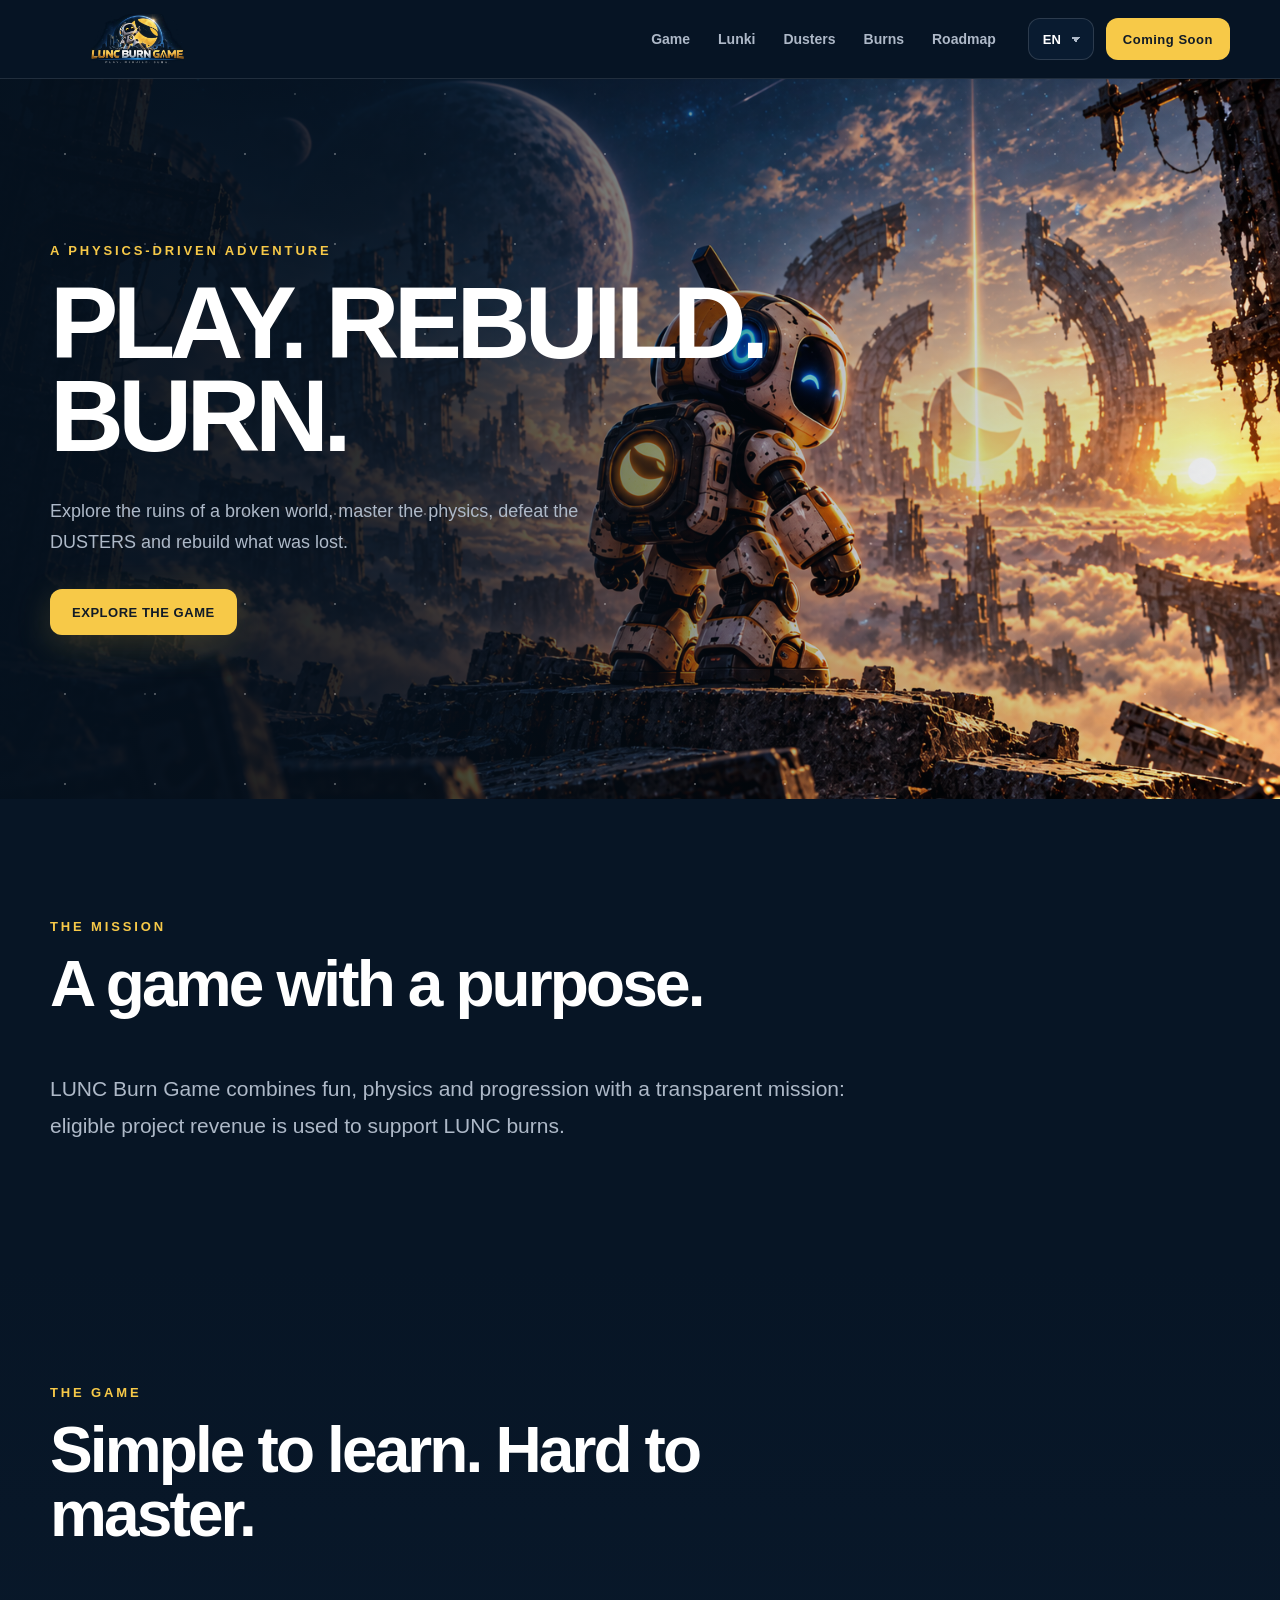
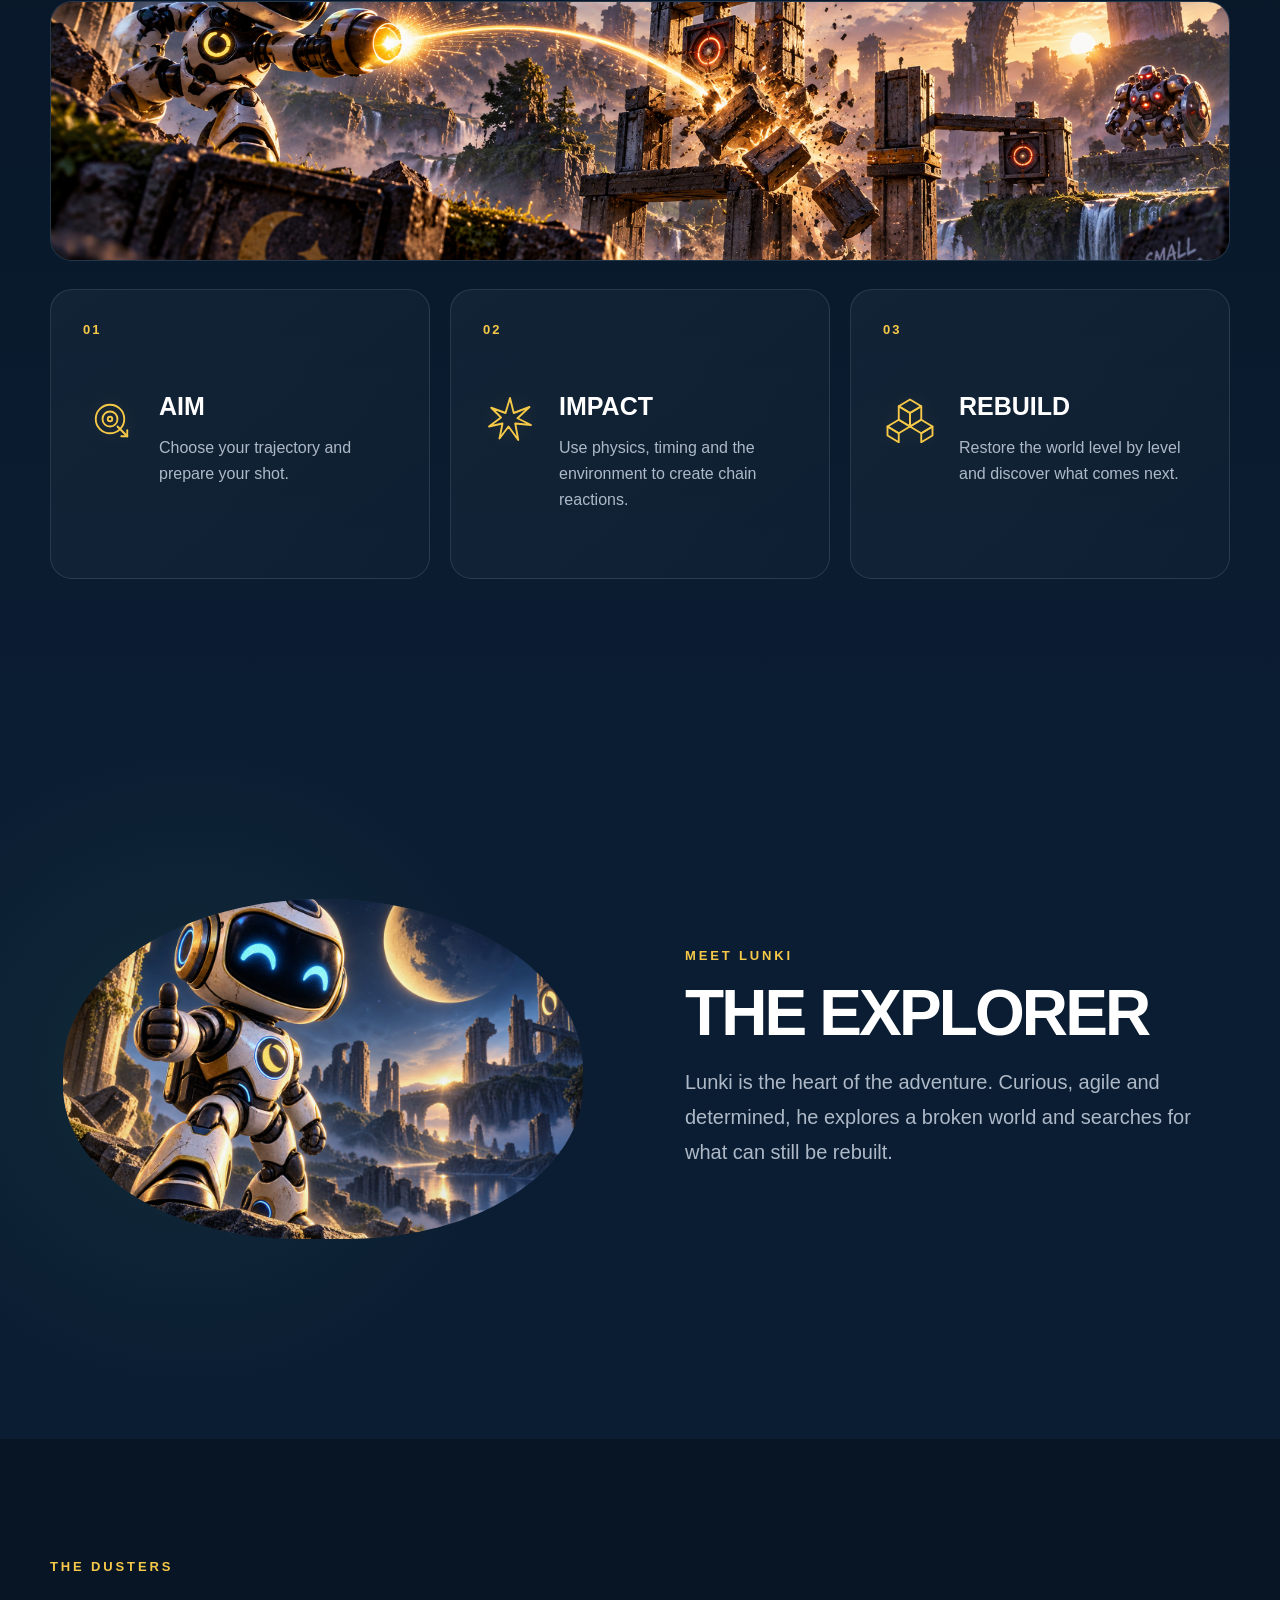
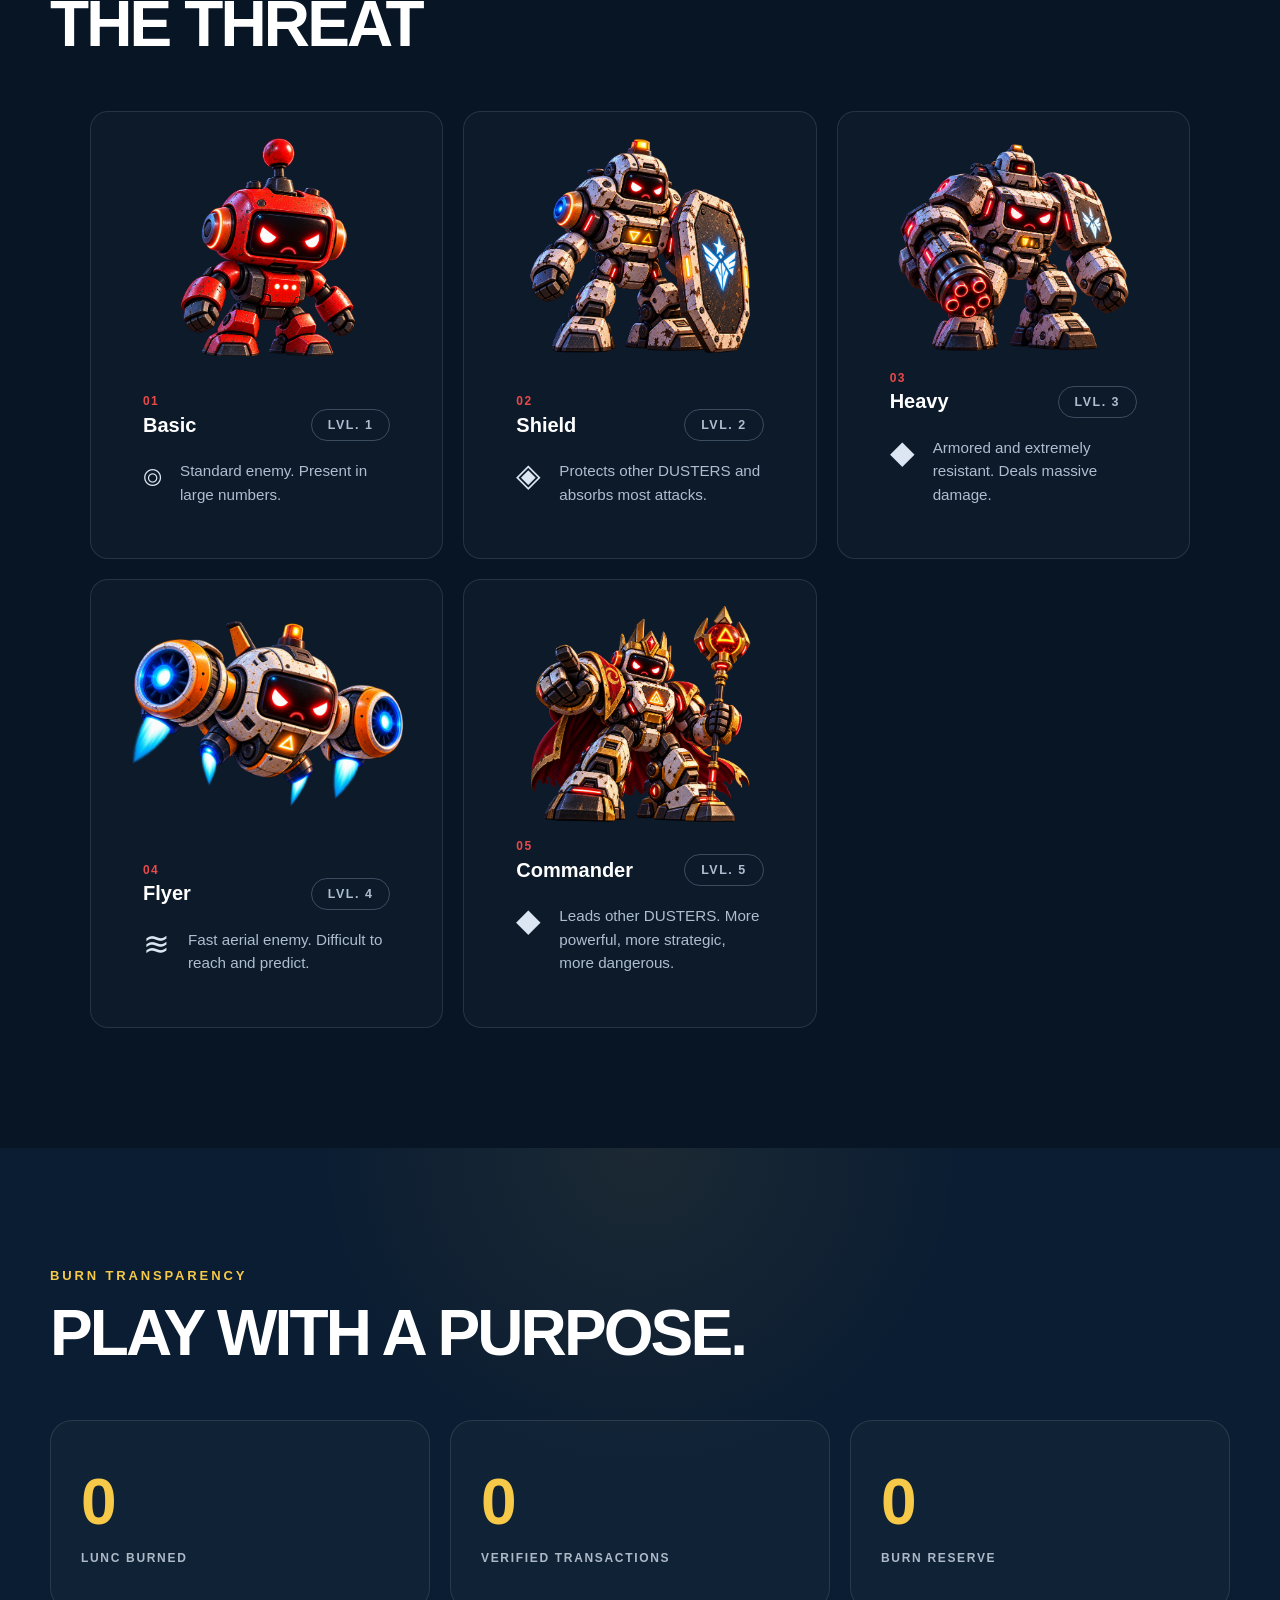
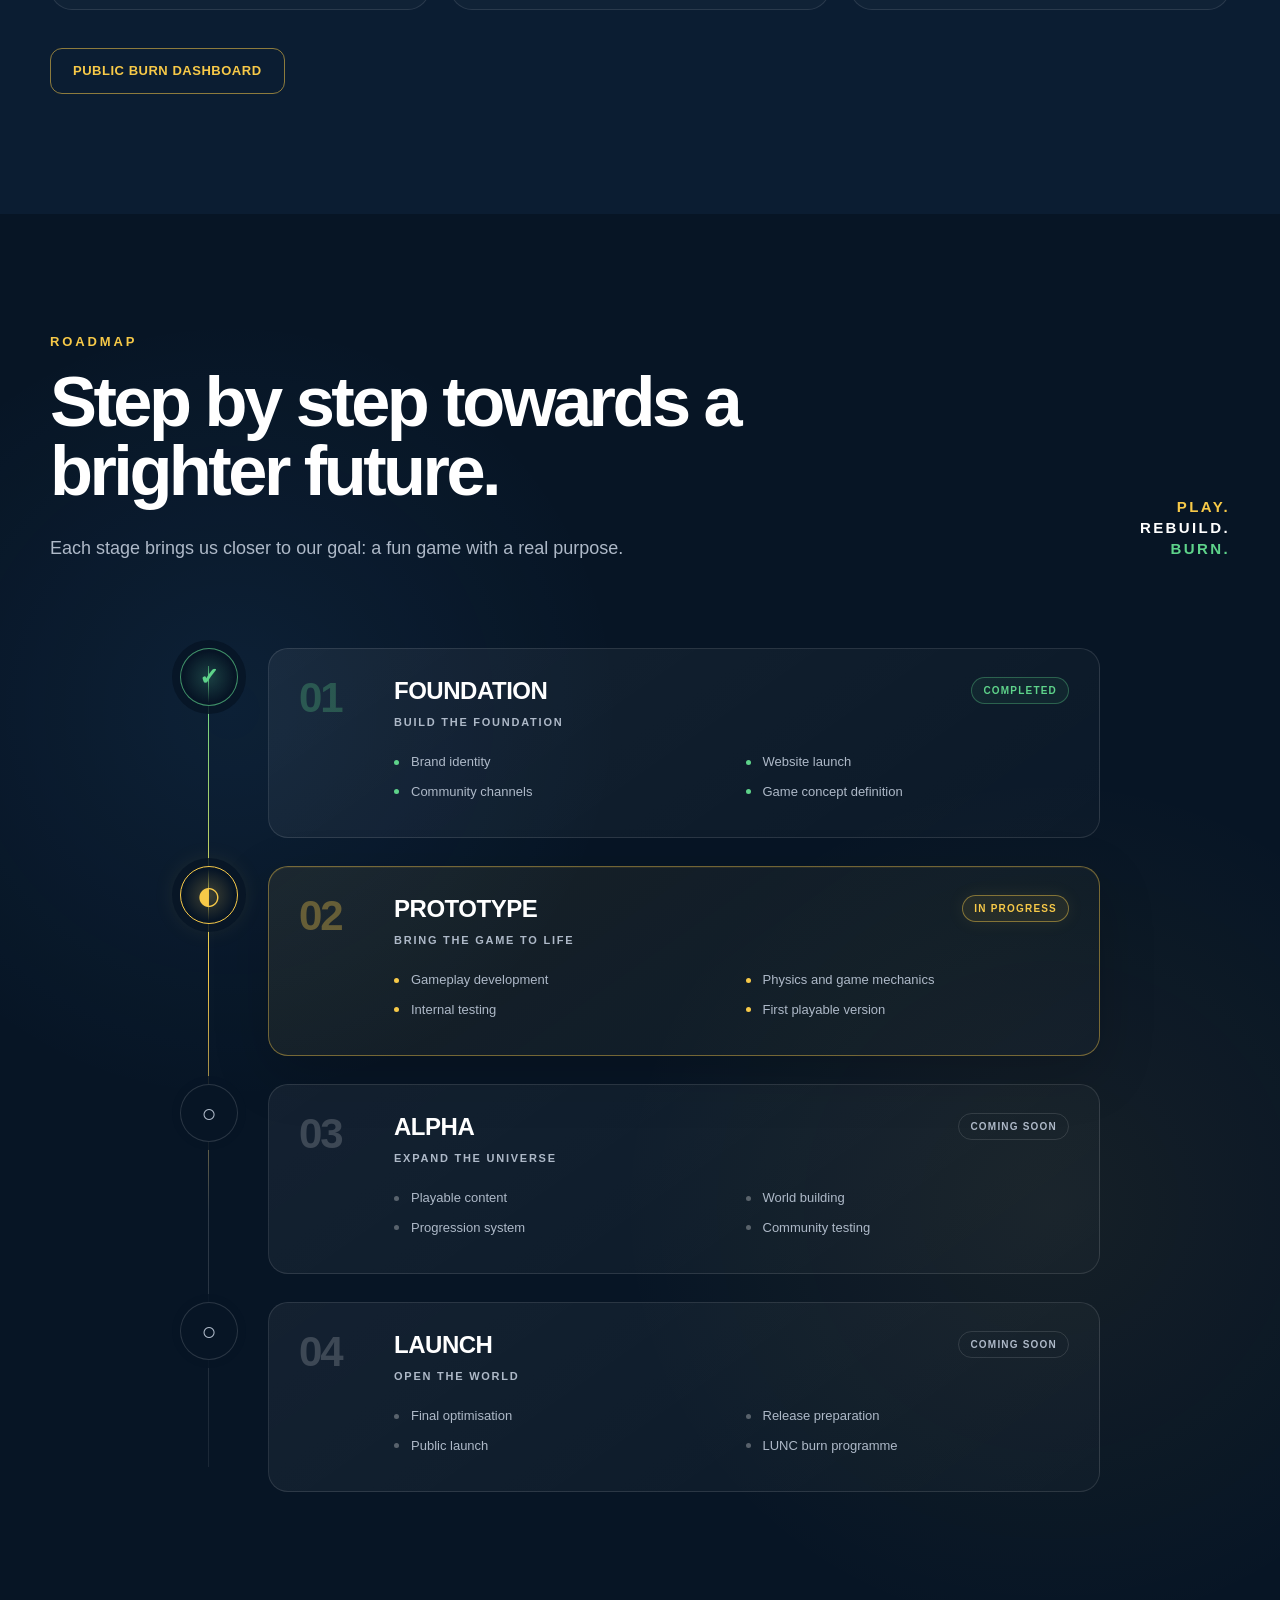
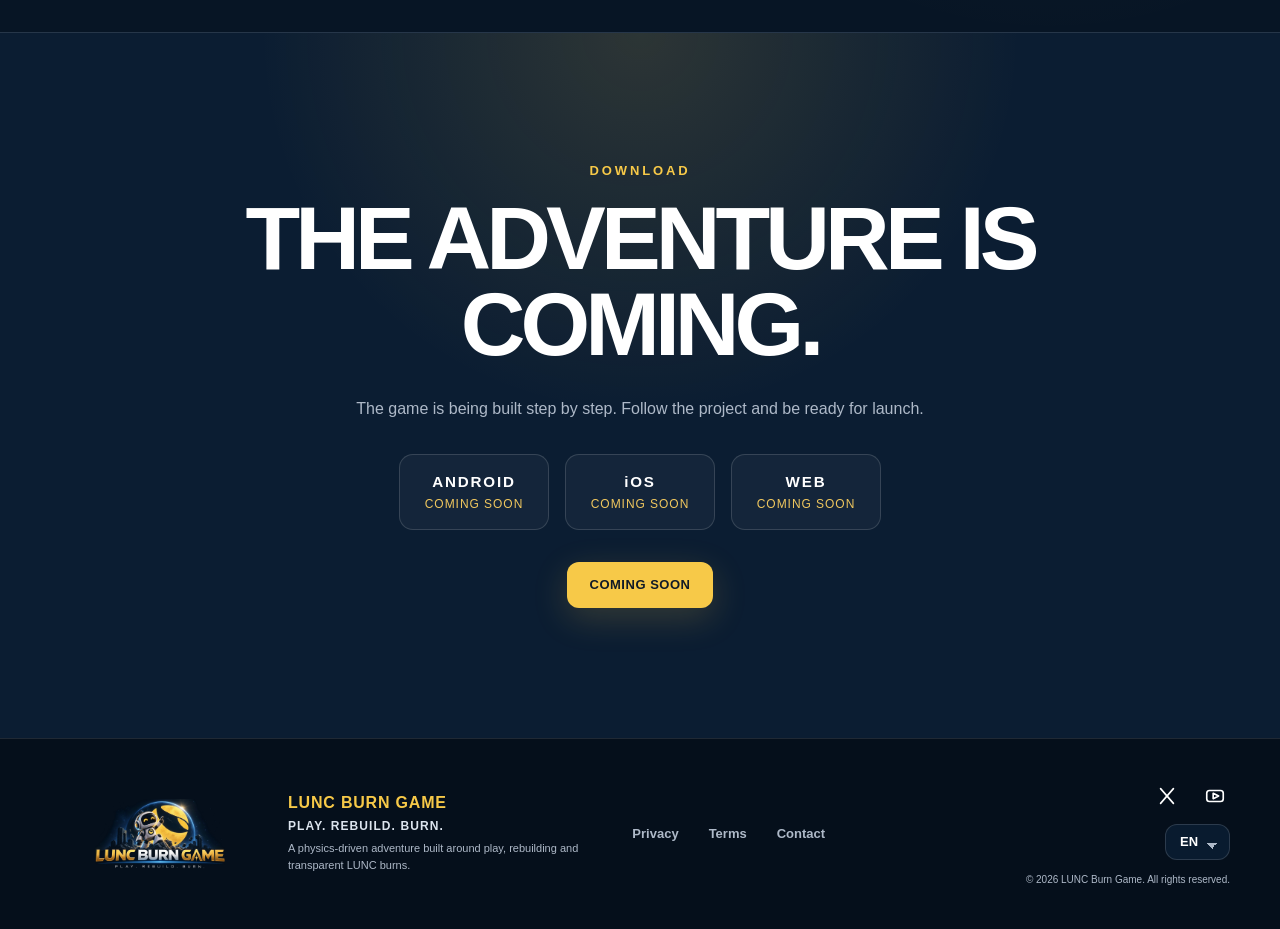
<file: index.html>
<!DOCTYPE html>
<html lang="en">

<head>
  <meta charset="UTF-8">
  <meta name="viewport" content="width=device-width, initial-scale=1.0">

  <meta
    name="description"
    content="LUNC Burn Game — PLAY. REBUILD. BURN. A physics-driven adventure."
  >

  <title>LUNC Burn Game — PLAY. REBUILD. BURN.</title>

  <link rel="stylesheet" href="css/site.css">
</head>


<body>

  <!-- =========================================================
       NAVIGATION
  ========================================================== -->

  <header class="site-header">

    <div class="nav-wrap">

      <a href="index.html" class="brand">
        <img
          src="lunc-burn-game-logo.png"
          alt="LUNC Burn Game"
          class="brand-logo"
        >
      </a>


      <nav class="main-nav">

        <a href="#game" data-i18n="navGame">
          Game
        </a>

        <a href="#lunki" data-i18n="navLunki">
          Lunki
        </a>

        <a href="#dusters" data-i18n="navDusters">
          Dusters
        </a>

        <a href="#burns" data-i18n="navBurns">
          Burns
        </a>

        <a href="#roadmap" data-i18n="navRoadmap">
          Roadmap
        </a>

      </nav>


      <div class="nav-actions">

        <select
          class="language-select"
          data-lang-select
          aria-label="Language"
        >
          <option value="EN">EN</option>
          <option value="FR">FR</option>
          <option value="ES">ES</option>
          <option value="DE">DE</option>
          <option value="PT">PT</option>
        </select>


        <a
          href="#download"
          class="btn btn-small"
          data-i18n="navDownload"
        >
          Coming Soon
        </a>

      </div>

    </div>

  </header>



  <main>


    <!-- =========================================================
         HERO
    ========================================================== -->

    <section class="hero">

      <div class="hero-background">

        <div class="stars"></div>

        <div class="planet"></div>

      </div>


      <div class="hero-content">

        <p
          class="eyebrow"
          data-i18n="heroEyebrow"
        >
          A physics-driven adventure
        </p>


        <h1 data-i18n="heroTitle">
          PLAY. REBUILD. BURN.
        </h1>


        <p
          class="hero-description"
          data-i18n="heroText"
        >
          Explore the ruins of a broken world, master the physics,
          defeat the DUSTERS and rebuild what was lost.
        </p>


        <!-- MAIN GAME CTA -->
        <a
          href="game.html"
          class="btn btn-primary"
          data-i18n="heroCta"
        >
          EXPLORE THE GAME
        </a>

      </div>


      <div class="hero-orb">

        <div class="orb-ring"></div>

        <div class="orb-core"></div>

      </div>

    </section>



    <!-- =========================================================
         MISSION
    ========================================================== -->

    <section class="section mission">

      <div class="section-inner">

        <div class="section-heading">

          <p
            class="eyebrow"
            data-i18n="missionEyebrow"
          >
            THE MISSION
          </p>


          <h2 data-i18n="missionTitle">
            A game with a purpose.
          </h2>

        </div>


        <p
          class="section-lead"
          data-i18n="missionText"
        >
          LUNC Burn Game combines fun, physics and progression with
          a transparent mission: eligible project revenue is used
          to support LUNC burns.
        </p>

      </div>

    </section>



    <!-- =========================================================
         THE GAME
    ========================================================== -->

    <section
      class="section game-section"
      id="game"
    >

      <div class="section-inner">


        <div class="section-heading">

          <p
            class="eyebrow"
            data-i18n="gameEyebrow"
          >
            THE GAME
          </p>


          <h2 data-i18n="gameTitle">
            Simple to learn. Hard to master.
          </h2>

        </div>



        <!-- CINEMATIC GAMEPLAY IMAGE -->

        <div class="game-visual">

          <img
            src="game-action.png"
            alt="LUNKI creating a chain reaction in the ruins"
          >

        </div>



        <!-- GAME FEATURES -->

        <div class="feature-grid">


          <!-- AIM -->

          <article class="feature-card">

            <div class="feature-number">
              01
            </div>


            <div class="feature-content">

              <div class="feature-icon">

                <svg
                  viewBox="0 0 64 64"
                  aria-hidden="true"
                >

                  <circle
                    cx="32"
                    cy="32"
                    r="19"
                  ></circle>

                  <circle
                    cx="32"
                    cy="32"
                    r="10"
                  ></circle>

                  <circle
                    cx="32"
                    cy="32"
                    r="3"
                  ></circle>

                  <line
                    x1="42"
                    y1="42"
                    x2="55"
                    y2="55"
                  ></line>

                  <line
                    x1="47"
                    y1="55"
                    x2="55"
                    y2="55"
                  ></line>

                  <line
                    x1="55"
                    y1="55"
                    x2="55"
                    y2="47"
                  ></line>

                </svg>

              </div>


              <div>

                <h3 data-i18n="aimTitle">
                  AIM
                </h3>

                <p data-i18n="aimText">
                  Choose your trajectory and prepare your shot.
                </p>

              </div>

            </div>

          </article>



          <!-- IMPACT -->

          <article class="feature-card">

            <div class="feature-number">
              02
            </div>


            <div class="feature-content">

              <div class="feature-icon">

                <svg
                  viewBox="0 0 64 64"
                  aria-hidden="true"
                >

                  <path
                    d="
                      M32 4
                      L37 24
                      L58 16
                      L42 31
                      L60 40
                      L39 38
                      L43 60
                      L30 42
                      L18 58
                      L22 38
                      L4 42
                      L20 30
                      L7 17
                      L26 24
                      Z
                    "
                  ></path>

                </svg>

              </div>


              <div>

                <h3 data-i18n="impactTitle">
                  IMPACT
                </h3>

                <p data-i18n="impactText">
                  Use physics, timing and the environment to create
                  chain reactions.
                </p>

              </div>

            </div>

          </article>



          <!-- REBUILD -->

          <article class="feature-card">

            <div class="feature-number">
              03
            </div>


            <div class="feature-content">

              <div class="feature-icon">

                <svg
                  viewBox="0 0 64 64"
                  aria-hidden="true"
                >

                  <path d="M32 6 L47 15 L32 24 L17 15 Z"></path>

                  <path d="M17 15 L17 33 L32 42 L32 24 Z"></path>

                  <path d="M47 15 L47 33 L32 42 L32 24 Z"></path>

                  <path d="M17 33 L32 42 L17 51 L2 42 Z"></path>

                  <path d="M2 42 L2 54 L17 63 L17 51 Z"></path>

                  <path d="M47 33 L62 42 L47 51 L32 42 Z"></path>

                  <path d="M62 42 L62 54 L47 63 L47 51 Z"></path>

                </svg>

              </div>


              <div>

                <h3 data-i18n="rebuildTitle">
                  REBUILD
                </h3>

                <p data-i18n="rebuildText">
                  Restore the world level by level and discover
                  what comes next.
                </p>

              </div>

            </div>

          </article>


        </div>

      </div>

    </section>



    <!-- =========================================================
         LUNKI
    ========================================================== -->

    <section
      class="section lunki-section"
      id="lunki"
    >

      <div class="section-inner">

        <div class="lunki-layout">


          <div class="lunki-visual">

            <div class="lunki-placeholder">

              <img
                src="lunki-explorer.png"
                alt="LUNKI — The Explorer"
              >

            </div>

          </div>



          <div class="lunki-content">

            <p
              class="eyebrow"
              data-i18n="lunkiEyebrow"
            >
              MEET LUNKI
            </p>


            <h2 data-i18n="lunkiTitle">
              The Explorer
            </h2>


            <p data-i18n="lunkiText">
              Curious, brave and determined. LUNKI explores the ruins
              and helps rebuild a new future.
            </p>

          </div>


        </div>

      </div>

    </section>



    <!-- =========================================================
         DUSTERS
    ========================================================== -->

    <section
      id="dusters"
      class="section dusters-section"
    >

      <div class="section-inner">


        <div class="section-heading">

          <p
            class="eyebrow"
            data-i18n="dustersEyebrow"
          >
            THE DUSTERS
          </p>


          <h2 data-i18n="dustersTitle">
            Not everything wants to be rebuilt.
          </h2>

        </div>



        <div class="duster-grid">


          <!-- DUSTER BASIC -->

          <article class="duster-card">

            <img
              src="duster-basic.png"
              alt="DUSTER Basic"
              class="duster-image"
            >


            <div class="duster-info">

              <span class="duster-icon">
                01
              </span>


              <div class="duster-name-row">

                <h3 data-i18n="basic">
                  Basic
                </h3>

                <span
                  class="duster-level"
                  data-i18n="level1"
                >
                  LVL. 1
                </span>

              </div>


              <div class="duster-description">

                <span class="duster-role">
                  ⌾
                </span>

                <p data-i18n="basicDesc">
                  Standard enemy. Present in large numbers.
                </p>

              </div>

            </div>

          </article>



          <!-- DUSTER SHIELD -->

          <article class="duster-card">

            <img
              src="duster-shield.png"
              alt="DUSTER Shield"
              class="duster-image"
            >


            <div class="duster-info">

              <span class="duster-icon">
                02
              </span>


              <div class="duster-name-row">

                <h3 data-i18n="shield">
                  Shield
                </h3>

                <span
                  class="duster-level"
                  data-i18n="level2"
                >
                  LVL. 2
                </span>

              </div>


              <div class="duster-description">

                <span class="duster-role">
                  ◈
                </span>

                <p data-i18n="shieldDesc">
                  Protects other DUSTERS and absorbs most attacks.
                </p>

              </div>

            </div>

          </article>



          <!-- DUSTER HEAVY -->

          <article class="duster-card">

            <img
              src="duster-heavy.png"
              alt="DUSTER Heavy"
              class="duster-image"
            >


            <div class="duster-info">

              <span class="duster-icon">
                03
              </span>


              <div class="duster-name-row">

                <h3 data-i18n="heavy">
                  Heavy
                </h3>

                <span
                  class="duster-level"
                  data-i18n="level3"
                >
                  LVL. 3
                </span>

              </div>


              <div class="duster-description">

                <span class="duster-role">
                  ◆
                </span>

                <p data-i18n="heavyDesc">
                  Armored and extremely resistant. Deals massive damage.
                </p>

              </div>

            </div>

          </article>



          <!-- DUSTER FLYER -->

          <article class="duster-card">

            <img
              src="duster-flyer.png"
              alt="DUSTER Flyer"
              class="duster-image"
            >


            <div class="duster-info">

              <span class="duster-icon">
                04
              </span>


              <div class="duster-name-row">

                <h3 data-i18n="flyer">
                  Flyer
                </h3>

                <span
                  class="duster-level"
                  data-i18n="level4"
                >
                  LVL. 4
                </span>

              </div>


              <div class="duster-description">

                <span class="duster-role">
                  ≋
                </span>

                <p data-i18n="flyerDesc">
                  Fast aerial enemy. Difficult to reach and predict.
                </p>

              </div>

            </div>

          </article>



          <!-- DUSTER COMMANDER -->

          <article class="duster-card duster-card-commander">

            <img
              src="duster-commander.png"
              alt="DUSTER Commander"
              class="duster-image"
            >


            <div class="duster-info">

              <span class="duster-icon">
                05
              </span>


              <div class="duster-name-row">

                <h3 data-i18n="commander">
                  Commander
                </h3>

                <span
                  class="duster-level"
                  data-i18n="level5"
                >
                  LVL. 5
                </span>

              </div>


              <div class="duster-description">

                <span class="duster-role">
                  ◆
                </span>

                <p data-i18n="commanderDesc">
                  Leads other DUSTERS. More powerful, more strategic,
                  more dangerous.
                </p>

              </div>

            </div>

          </article>


        </div>

      </div>

    </section>



    <!-- =========================================================
         BURNS
    ========================================================== -->

    <section
      class="section burns-section"
      id="burns"
    >

      <div class="section-inner">


        <div class="section-heading">

          <p
            class="eyebrow"
            data-i18n="burnsEyebrow"
          >
            BURN TRANSPARENCY
          </p>


          <h2 data-i18n="burnsTitle">
            Every burn should be verifiable.
          </h2>

        </div>



        <div class="burn-stats">


          <div class="burn-stat">

            <strong>
              0
            </strong>

            <span data-i18n="burned">
              LUNC BURNED
            </span>

          </div>


          <div class="burn-stat">

            <strong>
              0
            </strong>

            <span data-i18n="tx">
              VERIFIED TRANSACTIONS
            </span>

          </div>


          <div class="burn-stat">

            <strong>
              0
            </strong>

            <span data-i18n="reserve">
              BURN RESERVE
            </span>

          </div>


        </div>



        <a
          href="#"
          class="btn btn-secondary"
          data-i18n="dashboard"
        >
          PUBLIC BURN DASHBOARD
        </a>

      </div>

    </section>



    <!-- =========================================================
         ROADMAP
    ========================================================== -->

    <section
      class="section roadmap-section"
      id="roadmap"
    >

      <div class="section-inner">


        <div class="roadmap-intro">


          <div class="roadmap-intro-text">

            <p
              class="eyebrow"
              data-i18n="roadmapEyebrow"
            >
              ROADMAP
            </p>


            <h2 data-i18n="roadmapTitle">
              Step by step towards a brighter future.
            </h2>


            <p class="roadmap-lead">
              Each milestone brings us closer to our goal:
              a fun game with a real purpose.
            </p>

          </div>



          <div class="roadmap-motto">

            <span>
              Play.
            </span>

            <span>
              Rebuild.
            </span>

            <span>
              Burn.
            </span>

          </div>


        </div>



        <div class="roadmap-timeline">


          <!-- PHASE 01 -->

          <article class="roadmap-phase roadmap-phase-completed">

            <div class="roadmap-node">

              <span class="roadmap-check">
                ✓
              </span>

            </div>


            <div class="roadmap-card">

              <div class="roadmap-card-number">
                01
              </div>


              <div class="roadmap-card-content">

                <div class="roadmap-card-top">

                  <div>

                    <h3>
                      FOUNDATION
                    </h3>

                    <span class="roadmap-subtitle">
                      BUILD THE BASE
                    </span>

                  </div>


                  <div class="roadmap-status roadmap-status-completed">
                    COMPLETED
                  </div>

                </div>


                <ul class="roadmap-tasks">

                  <li>
                    Brand identity
                  </li>

                  <li>
                    Website launch
                  </li>

                  <li>
                    Community channels
                  </li>

                  <li>
                    Game concept definition
                  </li>

                </ul>

              </div>

            </div>

          </article>



          <!-- PHASE 02 -->

          <article class="roadmap-phase roadmap-phase-active">

            <div class="roadmap-node">

              <span class="roadmap-node-symbol">
                ◐
              </span>

            </div>


            <div class="roadmap-card">

              <div class="roadmap-card-number">
                02
              </div>


              <div class="roadmap-card-content">

                <div class="roadmap-card-top">

                  <div>

                    <h3>
                      PROTOTYPE
                    </h3>

                    <span class="roadmap-subtitle">
                      BRING THE GAME TO LIFE
                    </span>

                  </div>


                  <div class="roadmap-status roadmap-status-active">
                    EN COURS
                  </div>

                </div>


                <ul class="roadmap-tasks">

                  <li>
                    Core gameplay development
                  </li>

                  <li>
                    Physics and game mechanics
                  </li>

                  <li>
                    Internal testing
                  </li>

                  <li>
                    First playable version
                  </li>

                </ul>

              </div>

            </div>

          </article>



          <!-- PHASE 03 -->

          <article class="roadmap-phase roadmap-phase-future">

            <div class="roadmap-node">

              <span class="roadmap-node-symbol">
                ○
              </span>

            </div>


            <div class="roadmap-card">

              <div class="roadmap-card-number">
                03
              </div>


              <div class="roadmap-card-content">

                <div class="roadmap-card-top">

                  <div>

                    <h3>
                      ALPHA
                    </h3>

                    <span class="roadmap-subtitle">
                      EXPAND THE UNIVERSE
                    </span>

                  </div>


                  <div class="roadmap-status">
                    À VENIR
                  </div>

                </div>


                <ul class="roadmap-tasks">

                  <li>
                    Worlds and environments
                  </li>

                  <li>
                    DUSTERS and gameplay variety
                  </li>

                  <li>
                    Progression system
                  </li>

                  <li>
                    Community feedback
                  </li>

                </ul>

              </div>

            </div>

          </article>



          <!-- PHASE 04 -->

          <article class="roadmap-phase roadmap-phase-future">

            <div class="roadmap-node">

              <span class="roadmap-node-symbol">
                ○
              </span>

            </div>


            <div class="roadmap-card">

              <div class="roadmap-card-number">
                04
              </div>


              <div class="roadmap-card-content">

                <div class="roadmap-card-top">

                  <div>

                    <h3>
                      LAUNCH
                    </h3>

                    <span class="roadmap-subtitle">
                      PLAY FOR A REAL IMPACT
                    </span>

                  </div>


                  <div class="roadmap-status">
                    À VENIR
                  </div>

                </div>


                <ul class="roadmap-tasks">

                  <li>
                    Mobile release
                  </li>

                  <li>
                    Live game economy
                  </li>

                  <li>
                    Community growth
                  </li>

                  <li>
                    Transparent LUNC burns
                  </li>

                </ul>

              </div>

            </div>

          </article>


        </div>

      </div>

    </section>



    <!-- =========================================================
         DOWNLOAD
    ========================================================== -->

    <section
      class="download-section"
      id="download"
    >

      <div class="download-inner">


        <p
          class="eyebrow"
          data-i18n="downloadEyebrow"
        >
          COMING SOON
        </p>


        <h2 data-i18n="downloadTitle">
          Your move.
        </h2>


        <p data-i18n="downloadText">
          The game is being built step by step. Follow the project
          and be ready for launch.
        </p>



        <div class="platforms">


          <div class="platform-card">

            <strong>
              ANDROID
            </strong>

            <span data-i18n="comingSoon">
              Coming Soon
            </span>

          </div>


          <div class="platform-card">

            <strong>
              iOS
            </strong>

            <span data-i18n="comingSoon">
              Coming Soon
            </span>

          </div>


          <div class="platform-card">

            <strong>
              WEB
            </strong>

            <span data-i18n="comingSoon">
              Coming Soon
            </span>

          </div>


        </div>



        <a
          href="#"
          class="btn btn-primary"
          data-i18n="downloadCta"
        >
          COMING SOON
        </a>

      </div>

    </section>


  </main>



  <!-- =========================================================
       FOOTER
  ========================================================== -->

  <footer class="site-footer">

    <div class="footer-inner">


      <!-- BRAND -->

      <div class="footer-brand">

        <img
          src="lunc-burn-game-logo.png"
          alt="LUNC Burn Game"
          class="footer-logo"
        >


        <div class="footer-brand-text">

          <strong>
            LUNC BURN GAME
          </strong>

          <span>
            PLAY. REBUILD. BURN.
          </span>

          <p data-i18n="footerMission">
            A physics-driven adventure built around play,
            rebuilding and transparent LUNC burns.
          </p>

        </div>

      </div>



      <!-- LINKS -->

      <nav
        class="footer-links"
        aria-label="Footer navigation"
      >

        <a
          href="#privacy"
          data-i18n="footerPrivacy"
        >
          Privacy
        </a>


        <a
          href="#terms"
          data-i18n="footerTerms"
        >
          Terms
        </a>


        <a
          href="contact.html"
          data-i18n="footerContact"
        >
          Contact
        </a>

      </nav>



      <!-- RIGHT SIDE -->

      <div class="footer-right">


        <!-- SOCIALS -->

        <div class="footer-socials">


          <!-- X -->

          <a
            href="https://x.com/LuncBurnGame"
            aria-label="X"
            target="_blank"
            rel="noopener noreferrer"
          >

            <svg
              viewBox="0 0 24 24"
              aria-hidden="true"
            >

              <path d="M5 4L19 20"></path>

              <path d="M19 4L5 20"></path>

            </svg>

          </a>



          <!-- YOUTUBE -->

          <a
            href="https://www.youtube.com/@LuncBurnGame"
            aria-label="YouTube"
            target="_blank"
            rel="noopener noreferrer"
          >

            <svg
              viewBox="0 0 24 24"
              aria-hidden="true"
            >

              <rect
                x="3"
                y="6"
                width="18"
                height="12"
                rx="3"
              ></rect>

              <path d="M10 9L16 12L10 15Z"></path>

            </svg>

          </a>


        </div>



        <!-- LANGUAGE -->

        <select
          class="language-select footer-language"
          data-lang-select
          aria-label="Language"
        >

          <option value="EN">EN</option>
          <option value="FR">FR</option>
          <option value="ES">ES</option>
          <option value="DE">DE</option>
          <option value="PT">PT</option>

        </select>



        <!-- COPYRIGHT -->

        <span
          class="footer-copyright"
          data-i18n="footerCopyright"
        >
          © 2026 LUNC Burn Game. All rights reserved.
        </span>


      </div>

    </div>

  </footer>



  <!-- =========================================================
       JAVASCRIPT
  ========================================================== -->

  <script src="js/site.js?v=4"></script>

</body>

</html>
</file>
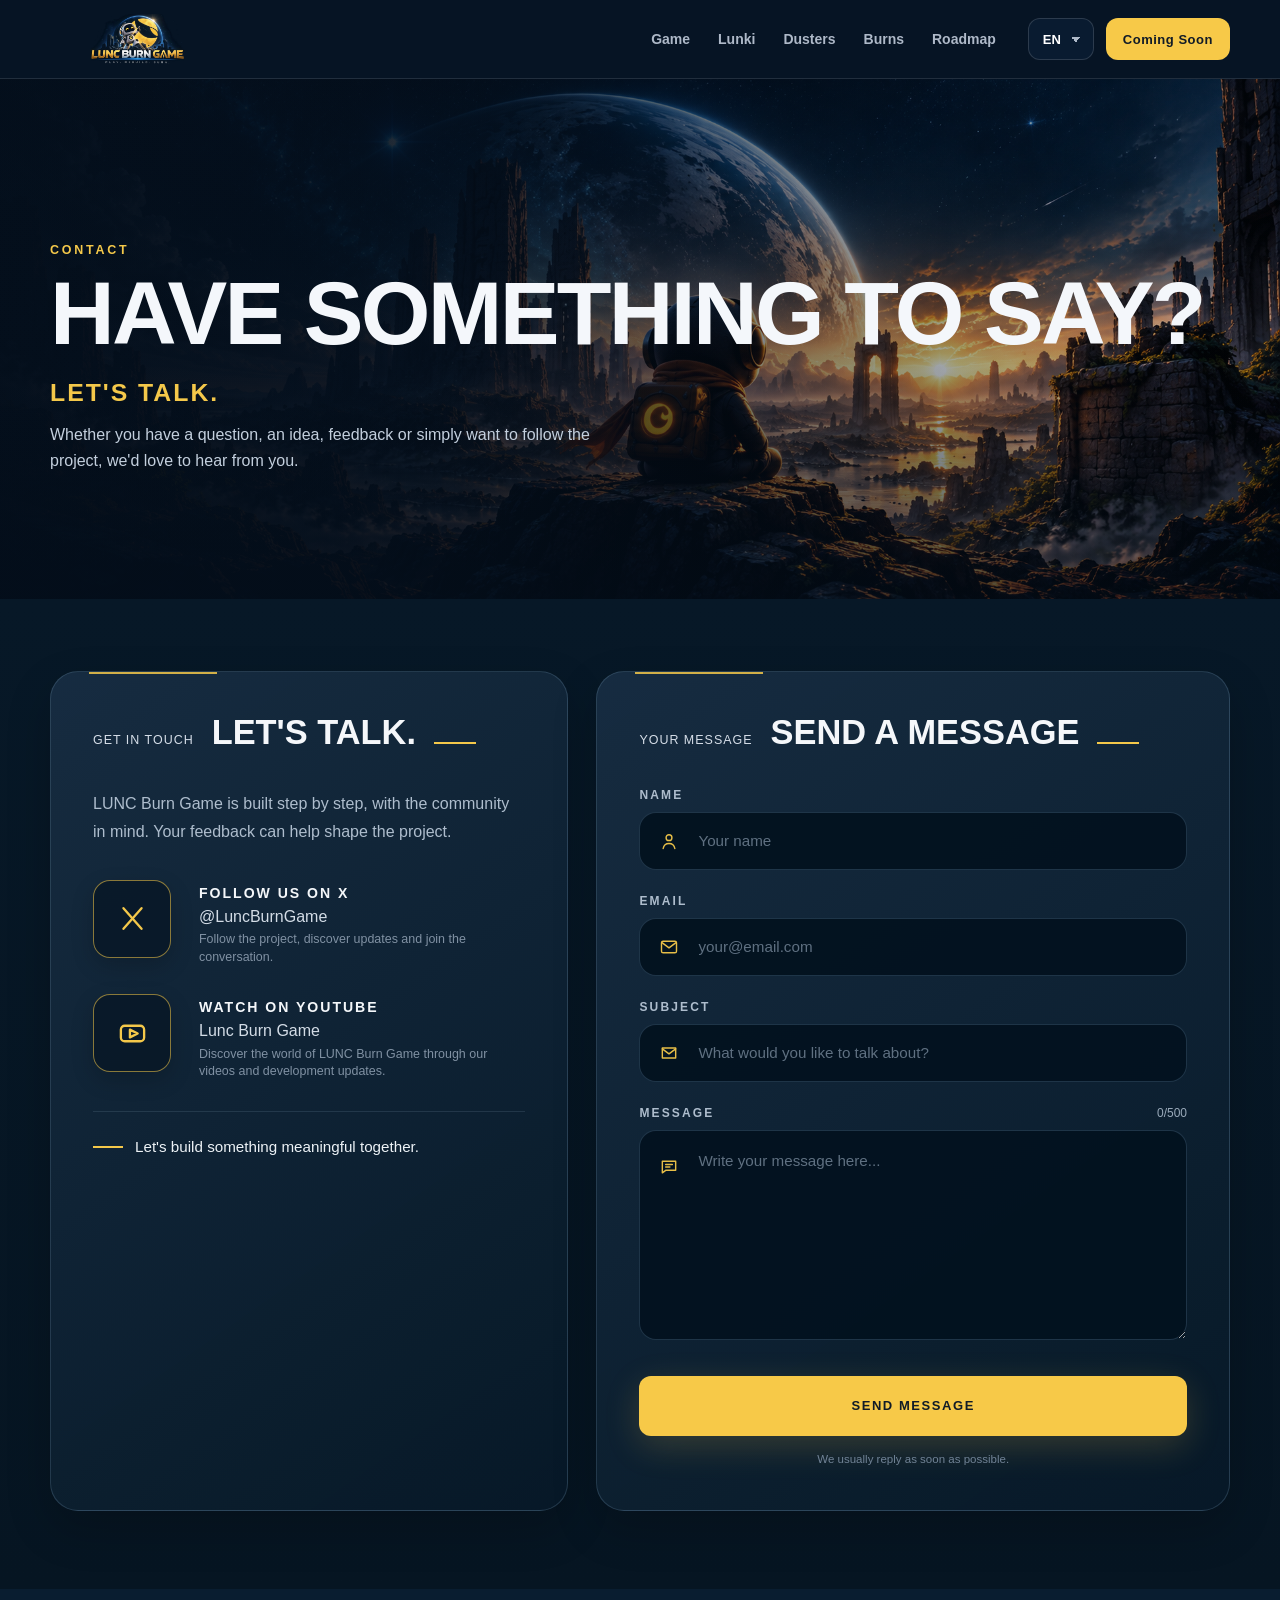
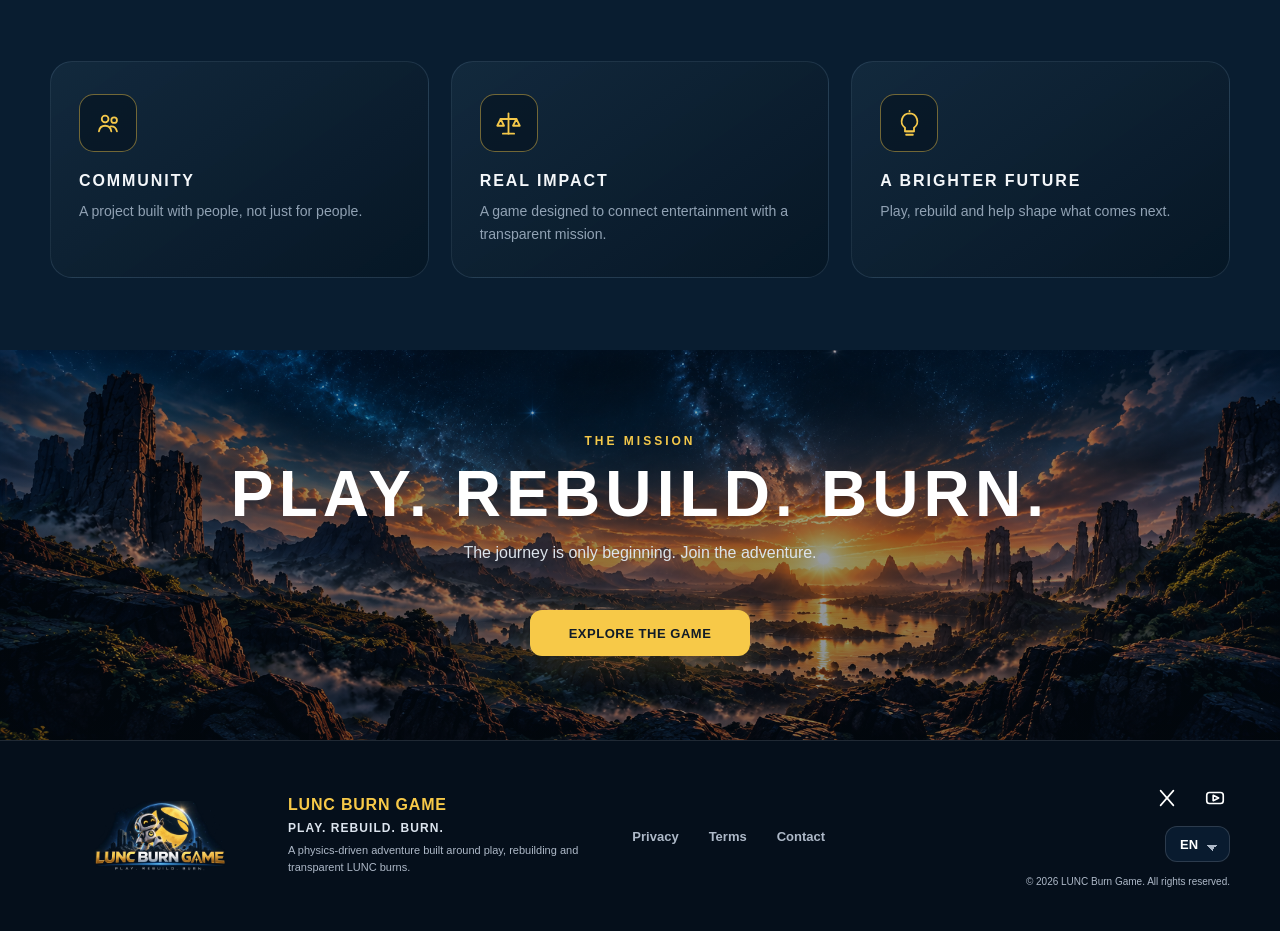
<file: contact.html>
<!DOCTYPE html>
<html lang="en">

<head>
  <meta charset="UTF-8">

  <meta
    name="viewport"
    content="width=device-width, initial-scale=1.0"
  >

  <meta
    name="description"
    content="Contact LUNC Burn Game — Questions, ideas, feedback or simply want to follow the project?"
  >

  <title>Contact — LUNC Burn Game</title>

  <!-- SITE CSS -->
  <link rel="stylesheet" href="css/site.css">

  <!-- CONTACT PAGE CSS -->
  <link rel="stylesheet" href="css/contact.css">
</head>


<body>

  <!-- =====================================================
       HEADER
  ====================================================== -->

  <header class="site-header">

    <div class="nav-wrap">

      <a href="index.html" class="brand">
        <img
          src="lunc-burn-game-logo.png"
          alt="LUNC Burn Game"
          class="brand-logo"
        >
      </a>

      <nav class="main-nav">

        <a href="index.html#game" data-i18n="navGame">
          Game
        </a>

        <a href="index.html#lunki" data-i18n="navLunki">
          Lunki
        </a>

        <a href="index.html#dusters" data-i18n="navDusters">
          Dusters
        </a>

        <a href="index.html#burns" data-i18n="navBurns">
          Burns
        </a>

        <a href="index.html#roadmap" data-i18n="navRoadmap">
          Roadmap
        </a>

      </nav>


      <div class="nav-actions">

        <select
          class="language-select"
          data-lang-select
          aria-label="Language"
        >
          <option value="EN">EN</option>
          <option value="FR">FR</option>
          <option value="ES">ES</option>
          <option value="DE">DE</option>
          <option value="PT">PT</option>
        </select>


        <a
          href="index.html#download"
          class="btn btn-small"
          data-i18n="navDownload"
        >
          Coming Soon
        </a>

      </div>

    </div>

  </header>



  <!-- =====================================================
       MAIN
  ====================================================== -->

  <main>


    <!-- ===================================================
         HERO
    ==================================================== -->

    <section class="contact-hero">

      <div class="contact-hero-overlay"></div>

      <div class="contact-hero-content">

        <p
          class="contact-eyebrow"
          data-i18n="contactHeroEyebrow"
        >
          CONTACT
        </p>

        <h1 data-i18n="contactHeroTitle">
          CONTACT
        </h1>

        <h2 data-i18n="contactHeroSubtitle">
          HAVE SOMETHING TO SAY?
        </h2>

        <p
          class="contact-hero-text"
          data-i18n="contactHeroText"
        >
          Questions, ideas, feedback or simply want to follow
          the project? We’d love to hear from you.
        </p>

      </div>

    </section>



    <!-- ===================================================
         CONTACT CONTENT
    ==================================================== -->

    <section class="contact-main">

      <div class="contact-container">

        <div class="contact-grid">


          <!-- =================================================
               LEFT — LET'S TALK
          ================================================== -->

          <div class="contact-info-card">

            <div class="contact-card-heading">

              <p
                class="contact-small-label"
                data-i18n="contactGetInTouch"
              >
                GET IN TOUCH
              </p>

              <h2 data-i18n="contactLetsTalk">
                LET’S TALK.
              </h2>

              <div class="contact-heading-line"></div>

            </div>


            <p
              class="contact-intro"
              data-i18n="contactIntro"
            >
              LUNC Burn Game is a community-driven project.
              Your message, suggestion or support helps us
              move forward.
            </p>


            <!-- X -->

            <a
              href="https://x.com/LuncBurnGame"
              class="contact-social-row"
              target="_blank"
              rel="noopener noreferrer"
            >

              <div class="contact-social-icon">

                <svg
                  viewBox="0 0 24 24"
                  aria-hidden="true"
                >
                  <path d="M5 4L19 20"></path>
                  <path d="M19 4L5 20"></path>
                </svg>

              </div>


              <div class="contact-social-text">

                <strong data-i18n="contactXTitle">
                  X (TWITTER)
                </strong>

                <span>
                  @LuncBurnGame
                </span>

                <small data-i18n="contactXText">
                  Follow us for the latest news.
                </small>

              </div>

            </a>



            <!-- YOUTUBE -->

            <a
              href="https://www.youtube.com/@LuncBurnGame"
              class="contact-social-row"
              target="_blank"
              rel="noopener noreferrer"
            >

              <div class="contact-social-icon">

                <svg
                  viewBox="0 0 24 24"
                  aria-hidden="true"
                >

                  <rect
                    x="3"
                    y="6"
                    width="18"
                    height="12"
                    rx="3"
                  ></rect>

                  <path d="M10 9L16 12L10 15Z"></path>

                </svg>

              </div>


              <div class="contact-social-text">

                <strong data-i18n="contactYoutubeTitle">
                  YOUTUBE
                </strong>

                <span>
                  Lunc Burn Game
                </span>

                <small data-i18n="contactYoutubeText">
                  Gameplay, updates and more.
                </small>

              </div>

            </a>


            <div class="contact-divider"></div>


            <div class="contact-closing">

              <span></span>

              <p data-i18n="contactClosing">
                Together, we can make a real impact.
              </p>

            </div>

          </div>



          <!-- =================================================
               RIGHT — CONTACT FORM
          ================================================== -->

          <div class="contact-form-card">

            <div class="contact-card-heading">

              <p
                class="contact-small-label"
                data-i18n="contactYourMessage"
              >
                YOUR MESSAGE
              </p>

              <h2 data-i18n="contactSendMessageTitle">
                SEND US A MESSAGE
              </h2>

              <div class="contact-heading-line"></div>

            </div>


            <form
              class="contact-form"
              action="https://api.web3forms.com/submit"
              method="POST"
            >

              <!-- WEB3FORMS -->

              <input
                type="hidden"
                name="access_key"
                value="632b2d58-e73b-4cb8-b654-95ed39ecdf34"
              >

              <input
                type="hidden"
                name="redirect"
                value="https://luncburngame.github.io/contact.html?success=true"
              >


              <!-- =========================
                   NAME
              ========================== -->

              <div class="form-group">

                <label
                  for="contact-name"
                  data-i18n="contactNameLabel"
                >
                  NAME
                </label>

                <div class="contact-input-wrap">

                  <svg
                    class="contact-field-icon"
                    viewBox="0 0 24 24"
                    aria-hidden="true"
                  >

                    <circle
                      cx="12"
                      cy="8"
                      r="3.5"
                    ></circle>

                    <path
                      d="M5 21c.7-4 3-6 7-6s6.3 2 7 6"
                    ></path>

                  </svg>


                  <input
                    type="text"
                    id="contact-name"
                    name="name"
                    placeholder="Your name"
                    data-i18n-placeholder="contactNamePlaceholder"
                    autocomplete="name"
                    required
                  >

                </div>

              </div>



              <!-- =========================
                   EMAIL
              ========================== -->

              <div class="form-group">

                <label
                  for="contact-email"
                  data-i18n="contactEmailLabel"
                >
                  EMAIL
                </label>

                <div class="contact-input-wrap">

                  <svg
                    class="contact-field-icon"
                    viewBox="0 0 24 24"
                    aria-hidden="true"
                  >

                    <rect
                      x="3"
                      y="5"
                      width="18"
                      height="14"
                      rx="2"
                    ></rect>

                    <path
                      d="M4 7l8 6 8-6"
                    ></path>

                  </svg>


                  <input
                    type="email"
                    id="contact-email"
                    name="email"
                    placeholder="your@email.com"
                    data-i18n-placeholder="contactEmailPlaceholder"
                    autocomplete="email"
                    required
                  >

                </div>

              </div>



              <!-- =========================
                   SUBJECT
              ========================== -->

              <div class="form-group">

                <label
                  for="contact-subject"
                  data-i18n="contactSubjectLabel"
                >
                  SUBJECT
                </label>

                <div class="contact-input-wrap">

                  <svg
                    class="contact-field-icon"
                    viewBox="0 0 24 24"
                    aria-hidden="true"
                  >

                    <path
                      d="M4 6h16v12H4z"
                    ></path>

                    <path
                      d="M4 7l8 6 8-6"
                    ></path>

                  </svg>


                  <input
                    type="text"
                    id="contact-subject"
                    name="subject"
                    placeholder="What would you like to talk about?"
                    data-i18n-placeholder="contactSubjectPlaceholder"
                  >

                </div>

              </div>



              <!-- =========================
                   MESSAGE
              ========================== -->

              <div class="form-group">

                <div class="form-label-row">

                  <label
                    for="contact-message"
                    data-i18n="contactMessageLabel"
                  >
                    MESSAGE
                  </label>

                  <span>
                    <span id="message-count">0</span>/500
                  </span>

                </div>


                <div class="contact-input-wrap contact-textarea-wrap">

                  <svg
                    class="contact-field-icon contact-message-icon"
                    viewBox="0 0 24 24"
                    aria-hidden="true"
                  >

                    <path
                      d="M4 5h16v11H8l-4 3z"
                    ></path>

                    <path
                      d="M8 9h8"
                    ></path>

                    <path
                      d="M8 12h5"
                    ></path>

                  </svg>


                  <textarea
                    id="contact-message"
                    name="message"
                    rows="7"
                    maxlength="500"
                    placeholder="Write your message..."
                    data-i18n-placeholder="contactMessagePlaceholder"
                    required
                  ></textarea>

                </div>

              </div>



              <!-- =========================
                   BUTTON
              ========================== -->

              <button
                type="submit"
                class="btn btn-primary contact-submit"
                data-i18n="contactSubmit"
              >
                SEND MESSAGE
              </button>


              <p
                class="contact-form-note"
                data-i18n="contactFormNote"
              >
                Your message will help us build a better project.
              </p>

            </form>

          </div>

        </div>

      </div>

    </section>



    <!-- ===================================================
         VALUES
    ==================================================== -->

    <section class="contact-values">

      <div class="contact-container">

        <div class="contact-values-grid">


          <!-- COMMUNITY -->

          <article class="contact-value-card">

            <div class="contact-value-icon">

              <svg
                viewBox="0 0 24 24"
                aria-hidden="true"
              >

                <circle
                  cx="9"
                  cy="8"
                  r="3"
                ></circle>

                <circle
                  cx="17"
                  cy="9"
                  r="2.5"
                ></circle>

                <path
                  d="M3.5 19c.5-3.2 2.2-5 5.5-5s5 1.8 5.5 5"
                ></path>

                <path
                  d="M14 14.5c2.8-.2 4.8 1.2 5.5 4.5"
                ></path>

              </svg>

            </div>

            <h3 data-i18n="contactCommunityTitle">
              COMMUNITY
            </h3>

            <p data-i18n="contactCommunityText">
              A project built with people, not just for people.
            </p>

          </article>



          <!-- REAL IMPACT -->

          <article class="contact-value-card">

            <div class="contact-value-icon">

              <svg
                viewBox="0 0 24 24"
                aria-hidden="true"
              >

                <path d="M12 3v18"></path>

                <path d="M5 8h14"></path>

                <path d="M5 8l-3 6h6z"></path>

                <path d="M19 8l-3 6h6z"></path>

                <path d="M7 21h10"></path>

              </svg>

            </div>

            <h3 data-i18n="contactImpactTitle">
              REAL IMPACT
            </h3>

            <p data-i18n="contactImpactText">
              Transparency and measurable actions behind the mission.
            </p>

          </article>



          <!-- A BRIGHTER FUTURE -->

          <article class="contact-value-card">

            <div class="contact-value-icon">

              <svg
                viewBox="0 0 24 24"
                aria-hidden="true"
              >

                <path
                  d="M12 3a7 7 0 0 0-4 12.7V19h8v-3.3A7 7 0 0 0 12 3z"
                ></path>

                <path d="M9 22h6"></path>

                <path d="M9 19h6"></path>

                <path d="M12 1v-.1"></path>

              </svg>

            </div>

            <h3 data-i18n="contactFutureTitle">
              A BRIGHTER FUTURE
            </h3>

            <p data-i18n="contactFutureText">
              Small actions today can help build something better tomorrow.
            </p>

          </article>


        </div>

      </div>

    </section>



    <!-- ===================================================
         FINAL CTA
    ==================================================== -->

    <section class="contact-final">

      <div class="contact-final-overlay"></div>

      <div class="contact-final-content">

        <p
          class="contact-final-eyebrow"
          data-i18n="contactFinalEyebrow"
        >
          THE MISSION CONTINUES
        </p>

        <h2 data-i18n="contactFinalTitle">
          PLAY. REBUILD. BURN.
        </h2>

        <p data-i18n="contactFinalText">
          A brighter tomorrow is a play away.
        </p>

        <a
          href="index.html#game"
          class="btn btn-primary"
          data-i18n="contactExploreGame"
        >
          EXPLORE THE GAME
        </a>

      </div>

    </section>


  </main>



  <!-- =====================================================
       FOOTER
  ====================================================== -->

  <footer class="site-footer">

    <div class="footer-inner">


      <!-- BRAND -->

      <div class="footer-brand">

        <img
          src="lunc-burn-game-logo.png"
          alt="Lunc Burn Game"
          class="footer-logo"
        >


        <div class="footer-brand-text">

          <strong>
            LUNC BURN GAME
          </strong>

          <span>
            PLAY. REBUILD. BURN.
          </span>

          <p data-i18n="footerMission">
            A physics-driven adventure built around play,
            rebuilding and transparent LUNC burns.
          </p>

        </div>

      </div>



      <!-- LINKS -->

      <nav
        class="footer-links"
        aria-label="Footer navigation"
      >

        <a
          href="#privacy"
          data-i18n="footerPrivacy"
        >
          Privacy
        </a>

        <a
          href="#terms"
          data-i18n="footerTerms"
        >
          Terms
        </a>

        <a
          href="contact.html"
          data-i18n="footerContact"
        >
          Contact
        </a>

      </nav>



      <!-- RIGHT SIDE -->

      <div class="footer-right">


        <!-- SOCIALS -->

        <div class="footer-socials">

          <a
            href="https://x.com/LuncBurnGame"
            aria-label="X"
            target="_blank"
            rel="noopener noreferrer"
          >

            <svg
              viewBox="0 0 24 24"
              aria-hidden="true"
            >
              <path d="M5 4L19 20"></path>
              <path d="M19 4L5 20"></path>
            </svg>

          </a>


          <a
            href="https://www.youtube.com/@LuncBurnGame"
            aria-label="YouTube"
            target="_blank"
            rel="noopener noreferrer"
          >

            <svg
              viewBox="0 0 24 24"
              aria-hidden="true"
            >

              <rect
                x="3"
                y="6"
                width="18"
                height="12"
                rx="3"
              ></rect>

              <path d="M10 9L16 12L10 15Z"></path>

            </svg>

          </a>

        </div>



        <!-- LANGUAGE -->

        <select
          class="language-select footer-language"
          data-lang-select
          aria-label="Language"
        >

          <option value="EN">EN</option>
          <option value="FR">FR</option>
          <option value="ES">ES</option>
          <option value="DE">DE</option>
          <option value="PT">PT</option>

        </select>



        <!-- COPYRIGHT -->

        <span
          class="footer-copyright"
          data-i18n="footerCopyright"
        >
          © 2026 LUNC Burn Game. All rights reserved.
        </span>

      </div>

    </div>

  </footer>



  <!-- =====================================================
       SCRIPTS
  ====================================================== -->

  <script src="js/site.js?v=47"></script>


  <!-- =====================================================
       CONTACT PAGE SCRIPT
  ====================================================== -->

  <script>

    const messageField =
      document.getElementById("contact-message");

    const messageCount =
      document.getElementById("message-count");

    const contactForm =
      document.querySelector(".contact-form");


    /* MESSAGE CHARACTER COUNTER */

    if (messageField && messageCount) {

      messageField.addEventListener(
        "input",
        function () {

          messageCount.textContent =
            this.value.length;

        }
      );

    }


    /* SUCCESS MESSAGE */

    const params =
      new URLSearchParams(window.location.search);


    if (params.get("success") === "true") {

      if (contactForm) {

        contactForm.reset();

        if (messageCount) {
          messageCount.textContent = "0";
        }


        /* SUCCESS TOAST */

        const toast =
          document.createElement("div");

        toast.className =
          "contact-toast";

toast.innerHTML = `
  <span class="contact-toast-icon">✓</span>

  <span>
    <strong>${getTranslation("contactSuccessTitle")}</strong>
    <small>${getTranslation("contactSuccessText")}</small>
  </span>
`;

        document.body.appendChild(toast);


        requestAnimationFrame(() => {

          toast.classList.add("show");

        });


        setTimeout(() => {

          toast.classList.remove("show");

          setTimeout(() => {

            toast.remove();

          }, 400);

        }, 4000);

      }

    }

  </script>


</body>

</html>
</file>
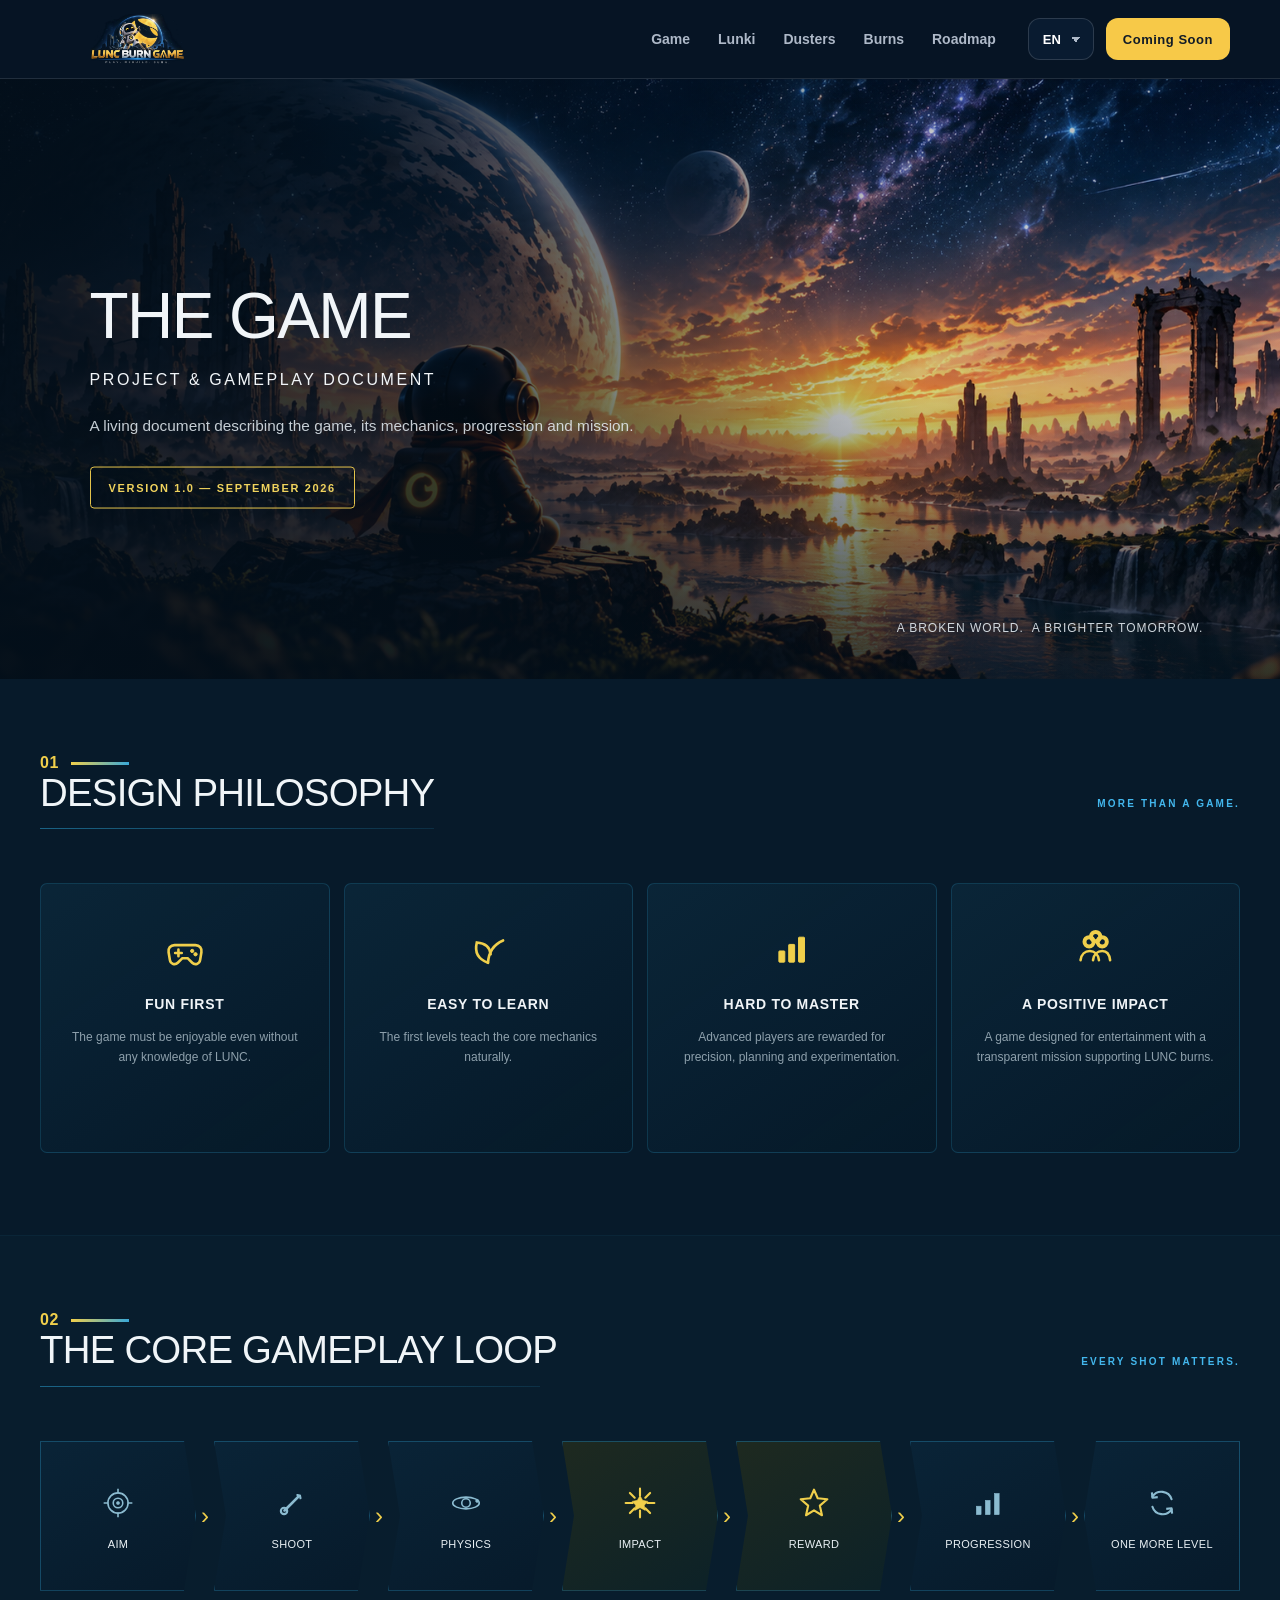
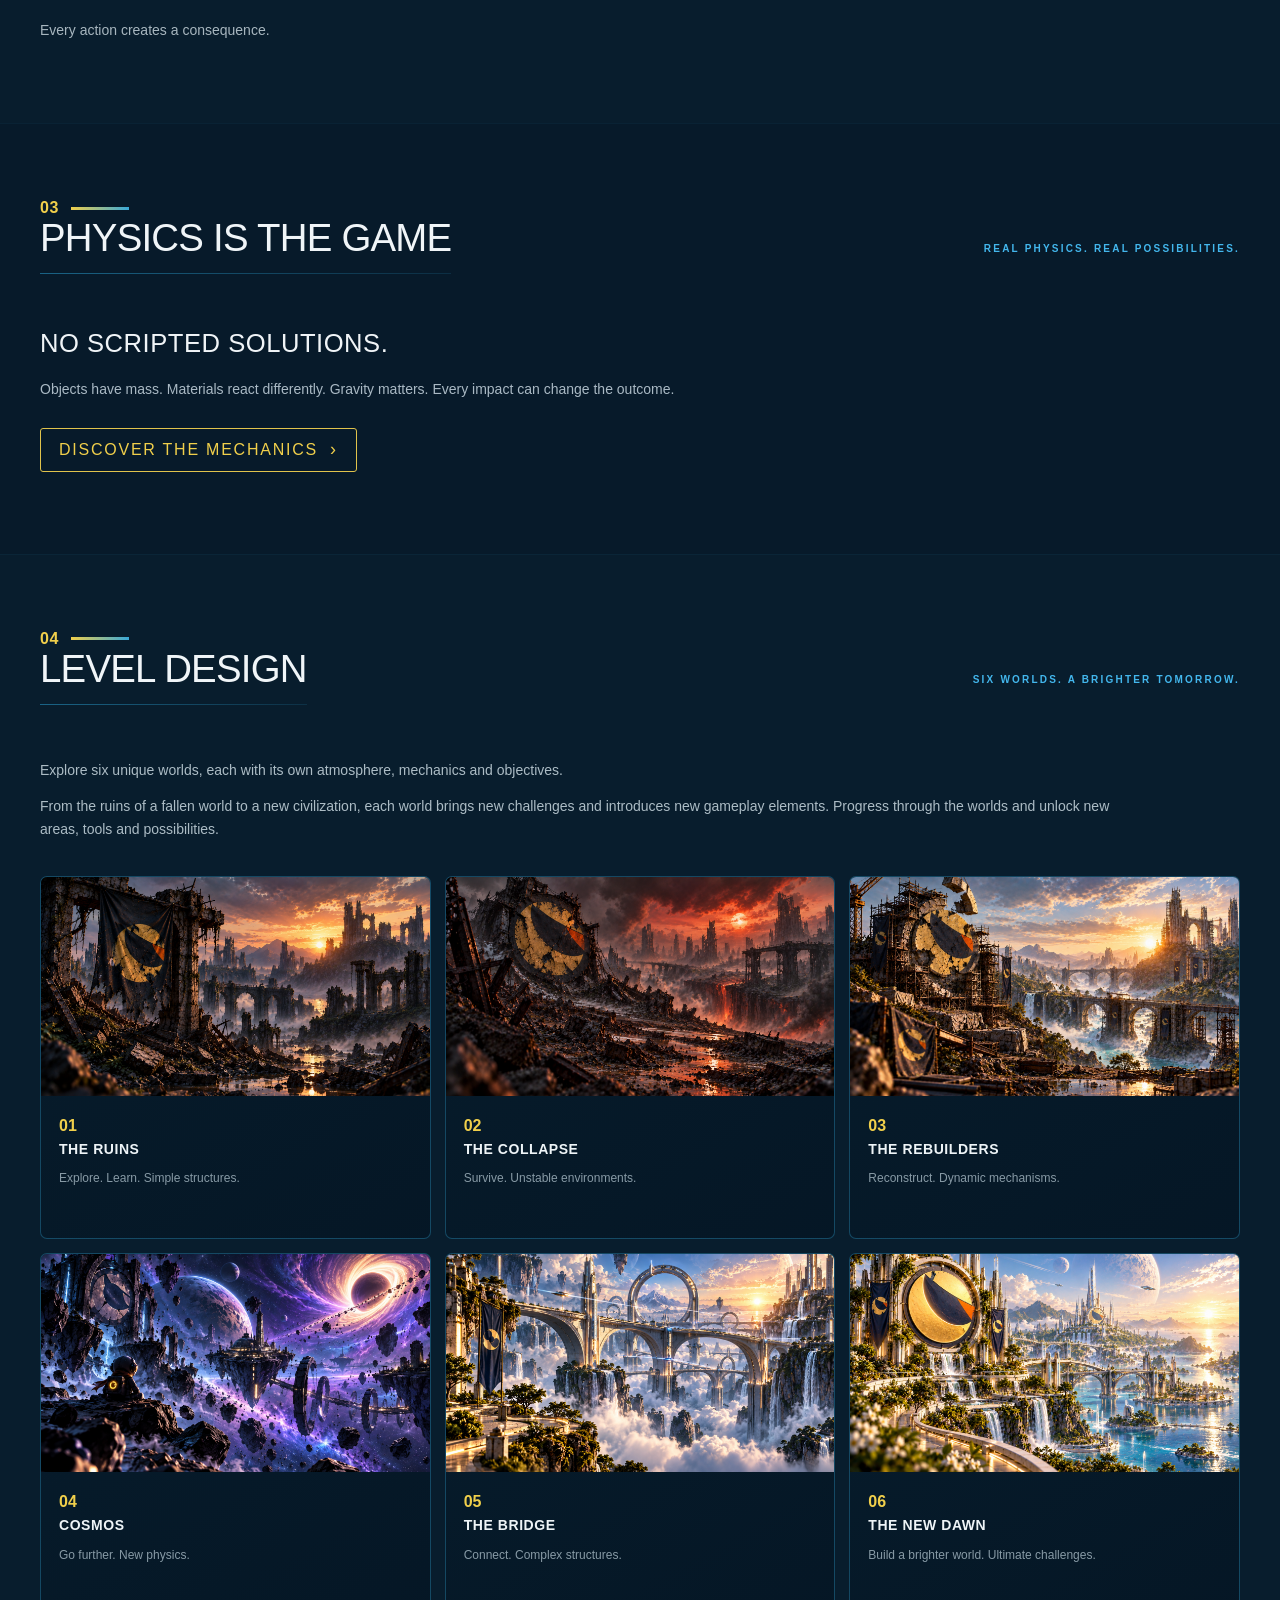
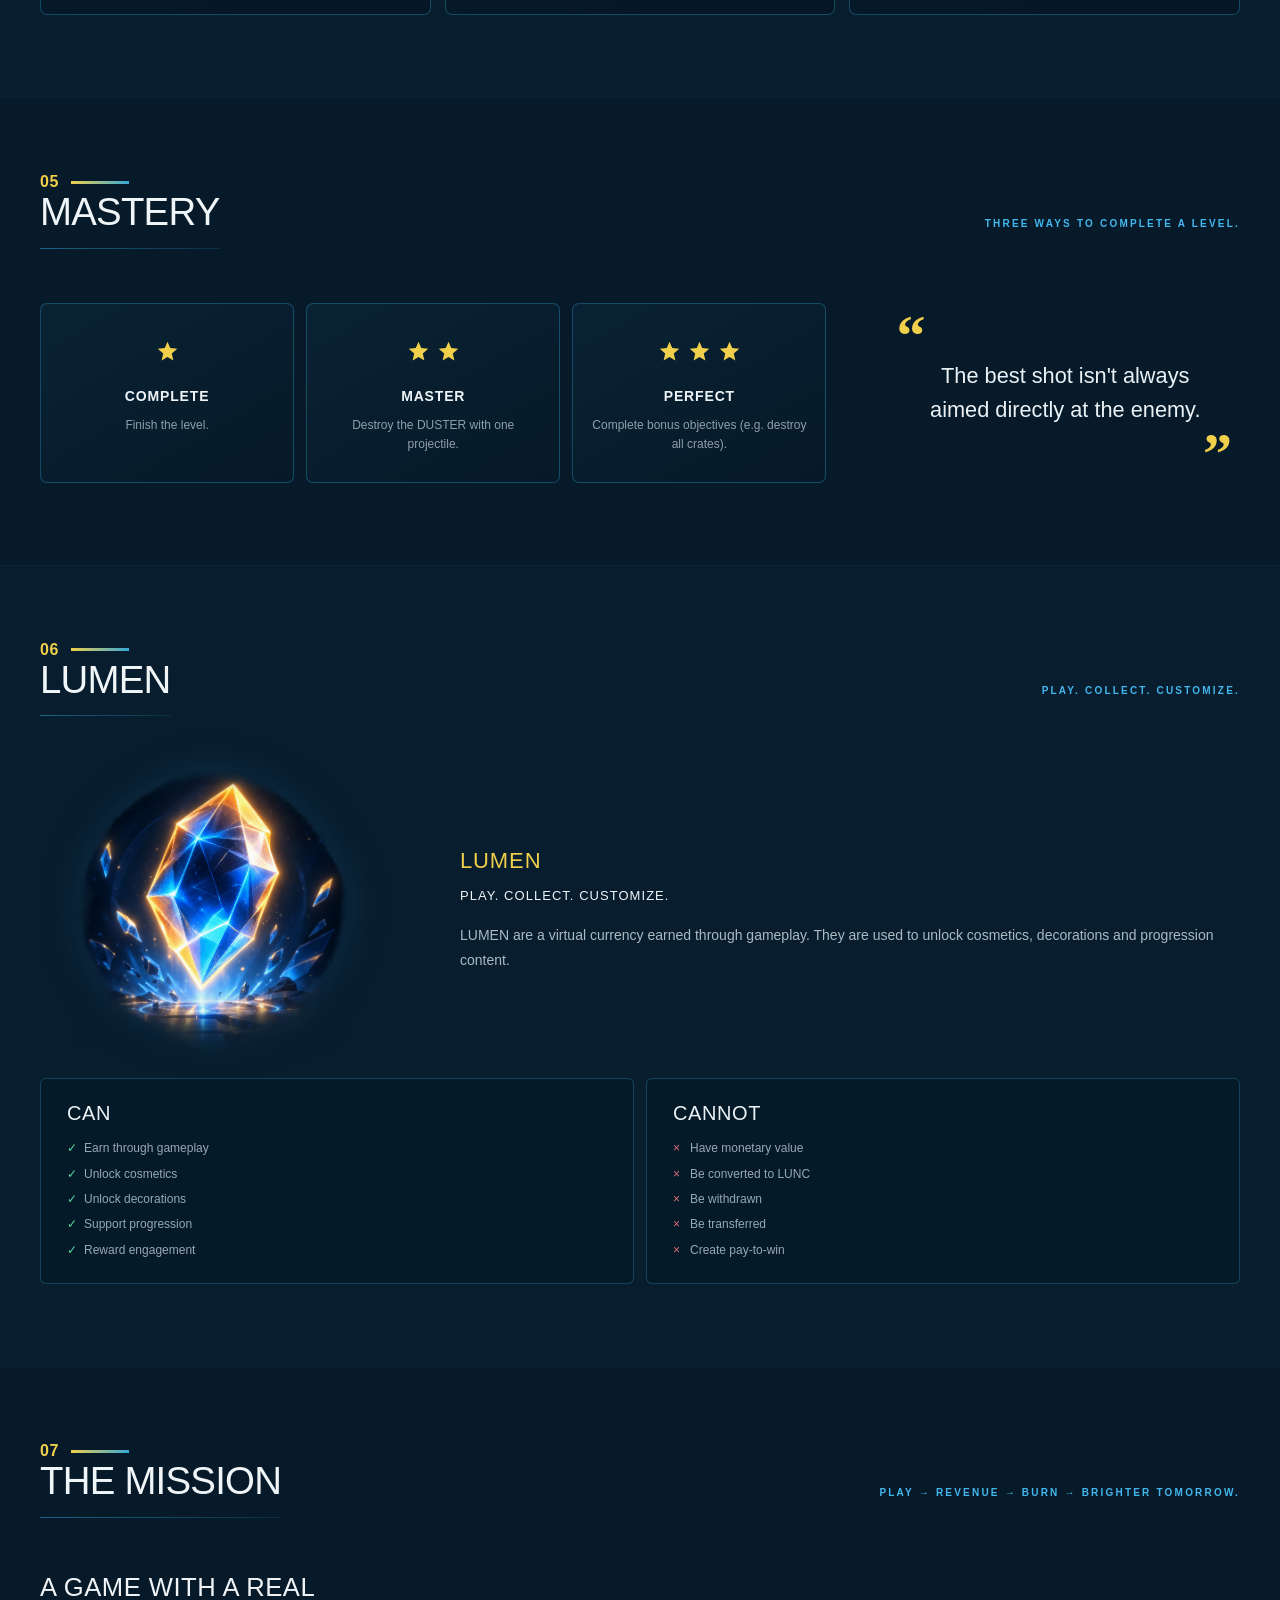
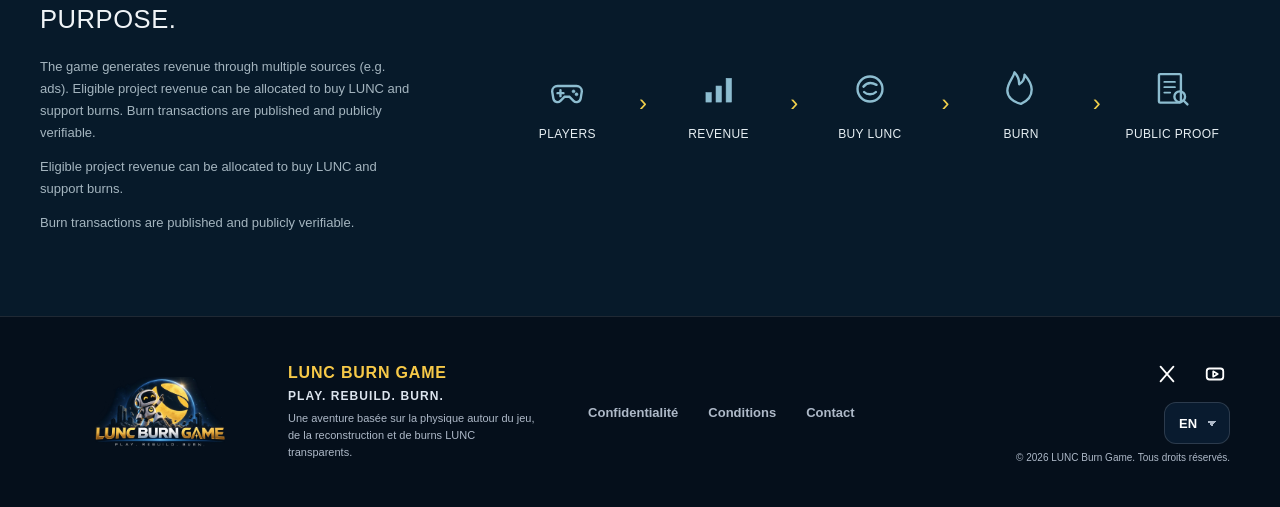
<file: game.html>
<!DOCTYPE html>
<html lang="en">

<head>
  <meta charset="UTF-8">

  <meta
    name="viewport"
    content="width=device-width, initial-scale=1.0"
  >

  <meta
    name="description"
    content="LUNC Burn Game — The Game. Project and Gameplay Document."
  >

  <title>LUNC Burn Game — The Game</title>

  <!-- Main site styles -->
  <link rel="stylesheet" href="css/site.css">

  <!-- GAME page styles -->
  <link rel="stylesheet" href="css/game.css">
</head>


<body>

  <!-- =========================================================
       HEADER — OFFICIAL SITE HEADER
  ========================================================== -->

  <header class="site-header">

    <div class="nav-wrap">

      <a href="index.html" class="brand">
        <img
          src="lunc-burn-game-logo.png"
          alt="LUNC Burn Game"
          class="brand-logo"
        >
      </a>

      <nav class="main-nav">

        <a
          href="game.html"
          class="active"
          data-i18n="navGame"
        >
          Game
        </a>

        <a
          href="index.html#lunki"
          data-i18n="navLunki"
        >
          Lunki
        </a>

        <a
          href="index.html#dusters"
          data-i18n="navDusters"
        >
          Dusters
        </a>

        <a
          href="index.html#burns"
          data-i18n="navBurns"
        >
          Burns
        </a>

        <a
          href="index.html#roadmap"
          data-i18n="navRoadmap"
        >
          Roadmap
        </a>

      </nav>


      <div class="nav-actions">

        <select
          class="language-select"
          data-lang-select
          aria-label="Language"
        >
          <option value="EN">EN</option>
          <option value="FR">FR</option>
          <option value="ES">ES</option>
          <option value="DE">DE</option>
          <option value="PT">PT</option>
        </select>


        <a
          href="#"
          class="btn btn-small"
          data-i18n="navDownload"
          onclick="return false;"
        >
          Coming Soon
        </a>

      </div>

    </div>

  </header>


  <!-- =========================================================
       MAIN
  ========================================================== -->

  <main class="game-page">


    <!-- =======================================================
         COVER
    ======================================================== -->

    <section class="game-cover">

      <div class="game-cover-image">

        <img
          src="game-cover.png"
          alt="A broken world and a brighter tomorrow"
        >

      </div>


      <div class="game-cover-content">

        <h1>
          THE GAME
        </h1>

        <p class="game-cover-subtitle">
          PROJECT &amp; GAMEPLAY DOCUMENT
        </p>

        <p class="game-cover-description">
          A living document describing the game, its mechanics,
          progression and mission.
        </p>

        <div class="game-version">
          VERSION 1.0&nbsp;&nbsp;—&nbsp;&nbsp;SEPTEMBER 2026
        </div>

      </div>


      <div class="game-cover-signature">

        <span>A BROKEN WORLD.</span>
        <span>A BRIGHTER TOMORROW.</span>

      </div>

    </section>



    <!-- =======================================================
         SECTION 01 — DESIGN PHILOSOPHY
    ======================================================== -->

    <section
      class="game-section philosophy-section"
      id="philosophy"
    >

      <div class="game-section-header">

        <div class="game-section-title">

          <span class="section-number">
            01
          </span>

          <h2>
            DESIGN PHILOSOPHY
          </h2>

        </div>

        <span class="section-signature">
          MORE THAN A GAME.
        </span>

      </div>


      <div class="philosophy-grid">


        <!-- FUN FIRST -->

        <article class="philosophy-card">

          <div class="philosophy-icon">

            <svg viewBox="0 0 64 64" aria-hidden="true">
              <path
                d="M16 26h32c6 0 10 5 9 11l-2 12c-1 6-8 8-12 4l-7-7h-8l-7 7c-4 4-11 2-12-4L7 37c-1-6 3-11 9-11Z"
                fill="none"
                stroke="currentColor"
                stroke-width="4"
              />
              <path
                d="M22 33v10M17 38h10"
                fill="none"
                stroke="currentColor"
                stroke-width="4"
                stroke-linecap="round"
              />
              <circle cx="43" cy="35" r="2.5" fill="currentColor"/>
              <circle cx="48" cy="40" r="2.5" fill="currentColor"/>
            </svg>

          </div>

          <h3>
            FUN FIRST
          </h3>

          <p>
            The game must be enjoyable<br>
            even without any knowledge<br>
            of LUNC.
          </p>

        </article>



        <!-- EASY TO LEARN -->

        <article class="philosophy-card">

          <div class="philosophy-icon">

            <svg viewBox="0 0 64 64" aria-hidden="true">
              <path
                d="M32 53C18 48 11 38 15 22c12 1 20 7 21 18"
                fill="none"
                stroke="currentColor"
                stroke-width="4"
                stroke-linecap="round"
              />
              <path
                d="M32 53c1-17 9-28 23-34"
                fill="none"
                stroke="currentColor"
                stroke-width="4"
                stroke-linecap="round"
              />
            </svg>

          </div>

          <h3>
            EASY TO LEARN
          </h3>

          <p>
            The first levels teach the<br>
            core mechanics naturally.
          </p>

        </article>



        <!-- HARD TO MASTER -->

        <article class="philosophy-card">

          <div class="philosophy-icon">

            <svg viewBox="0 0 64 64" aria-hidden="true">
              <rect x="12" y="35" width="9" height="17" rx="1" fill="currentColor"/>
              <rect x="27" y="25" width="9" height="27" rx="1" fill="currentColor"/>
              <rect x="42" y="14" width="9" height="38" rx="1" fill="currentColor"/>
            </svg>

          </div>

          <h3>
            HARD TO MASTER
          </h3>

          <p>
            Advanced players are rewarded<br>
            for precision, planning and<br>
            experimentation.
          </p>

        </article>



        <!-- A POSITIVE IMPACT -->

        <article class="philosophy-card">

          <div class="philosophy-icon">

            <svg viewBox="0 0 64 64" aria-hidden="true">

              <circle
                cx="23"
                cy="21"
                r="7"
                fill="none"
                stroke="currentColor"
                stroke-width="4"
              />

              <circle
                cx="43"
                cy="21"
                r="7"
                fill="none"
                stroke="currentColor"
                stroke-width="4"
              />

              <circle
                cx="33"
                cy="13"
                r="7"
                fill="none"
                stroke="currentColor"
                stroke-width="4"
              />

              <path
                d="M10 49c1-9 7-14 14-14s13 5 14 14"
                fill="none"
                stroke="currentColor"
                stroke-width="4"
                stroke-linecap="round"
              />

              <path
                d="M29 49c1-9 7-14 14-14s11 5 12 14"
                fill="none"
                stroke="currentColor"
                stroke-width="4"
                stroke-linecap="round"
              />

            </svg>

          </div>

          <h3>
            A POSITIVE IMPACT
          </h3>

          <p>
            A game designed for entertainment<br>
            with a transparent mission<br>
            supporting LUNC burns.
          </p>

        </article>

      </div>

    </section>



    <!-- =======================================================
         SECTION 02 — THE CORE GAMEPLAY LOOP
    ======================================================== -->

    <section
      class="game-section gameplay-loop-section"
      id="gameplay-loop"
    >

      <div class="game-section-header">

        <div class="game-section-title">

          <span class="section-number">
            02
          </span>

          <h2>
            THE CORE GAMEPLAY LOOP
          </h2>

        </div>

        <span class="section-signature">
          EVERY SHOT MATTERS.
        </span>

      </div>


      <div class="gameplay-loop">

        <!-- AIM -->

        <div class="loop-step">

          <div class="loop-icon">

            <svg viewBox="0 0 64 64" aria-hidden="true">

              <circle
                cx="32"
                cy="32"
                r="19"
                fill="none"
                stroke="currentColor"
                stroke-width="3"
              />

              <circle
                cx="32"
                cy="32"
                r="9"
                fill="none"
                stroke="currentColor"
                stroke-width="3"
              />

              <circle
                cx="32"
                cy="32"
                r="3"
                fill="currentColor"
              />

              <path
                d="M32 5v9M32 50v9M5 32h9M50 32h9"
                stroke="currentColor"
                stroke-width="3"
              />

            </svg>

          </div>

          <span>AIM</span>

        </div>


        <span class="loop-arrow">›</span>


        <!-- SHOOT -->

        <div class="loop-step">

          <div class="loop-icon">

            <svg viewBox="0 0 64 64" aria-hidden="true">

              <path
                d="M18 46 45 19"
                fill="none"
                stroke="currentColor"
                stroke-width="5"
                stroke-linecap="round"
              />

              <path
                d="m42 17 5 1 1 5"
                fill="none"
                stroke="currentColor"
                stroke-width="4"
                stroke-linecap="round"
              />

              <circle
                cx="17"
                cy="47"
                r="6"
                fill="none"
                stroke="currentColor"
                stroke-width="4"
              />

            </svg>

          </div>

          <span>SHOOT</span>

        </div>


        <span class="loop-arrow">›</span>


        <!-- PHYSICS -->

        <div class="loop-step">

          <div class="loop-icon">

            <svg viewBox="0 0 64 64" aria-hidden="true">

              <circle
                cx="32"
                cy="32"
                r="8"
                fill="none"
                stroke="currentColor"
                stroke-width="3"
              />

              <ellipse
                cx="32"
                cy="32"
                rx="25"
                ry="11"
                fill="none"
                stroke="currentColor"
                stroke-width="3"
              />

              <circle
                cx="53"
                cy="28"
                r="3"
                fill="currentColor"
              />

            </svg>

          </div>

          <span>PHYSICS</span>

        </div>


        <span class="loop-arrow">›</span>


        <!-- IMPACT -->

        <div class="loop-step loop-step-highlight">

          <div class="loop-icon">

            <svg viewBox="0 0 64 64" aria-hidden="true">

              <path
                d="M32 5v13M32 46v13M5 32h13M46 32h13M13 13l9 9M42 42l9 9M51 13l-9 9M22 42l-9 9"
                stroke="currentColor"
                stroke-width="4"
                stroke-linecap="round"
              />

              <path
                d="m32 18 5 9 10 2-7 7 2 10-10-5-10 5 2-10-7-7 10-2Z"
                fill="currentColor"
              />

            </svg>

          </div>

          <span>IMPACT</span>

        </div>


        <span class="loop-arrow">›</span>


        <!-- REWARD -->

        <div class="loop-step loop-step-highlight">

          <div class="loop-icon">

            <svg viewBox="0 0 64 64" aria-hidden="true">

              <path
                d="m32 7 7 16 18 2-14 12 4 18-15-9-15 9 4-18L7 25l18-2Z"
                fill="none"
                stroke="currentColor"
                stroke-width="4"
                stroke-linejoin="round"
              />

            </svg>

          </div>

          <span>REWARD</span>

        </div>


        <span class="loop-arrow">›</span>


        <!-- PROGRESSION -->

        <div class="loop-step">

          <div class="loop-icon">

            <svg viewBox="0 0 64 64" aria-hidden="true">

              <rect
                x="10"
                y="38"
                width="9"
                height="16"
                fill="currentColor"
              />

              <rect
                x="27"
                y="27"
                width="9"
                height="27"
                fill="currentColor"
              />

              <rect
                x="44"
                y="14"
                width="9"
                height="40"
                fill="currentColor"
              />

            </svg>

          </div>

          <span>PROGRESSION</span>

        </div>


        <span class="loop-arrow">›</span>


        <!-- ONE MORE LEVEL -->

        <div class="loop-step">

          <div class="loop-icon">

            <svg viewBox="0 0 64 64" aria-hidden="true">

              <path
                d="M50 25A20 20 0 0 0 14 20"
                fill="none"
                stroke="currentColor"
                stroke-width="4"
                stroke-linecap="round"
              />

              <path
                d="m13 12 1 10 10-1"
                fill="none"
                stroke="currentColor"
                stroke-width="4"
                stroke-linejoin="round"
              />

              <path
                d="M14 39a20 20 0 0 0 36 5"
                fill="none"
                stroke="currentColor"
                stroke-width="4"
                stroke-linecap="round"
              />

              <path
                d="m51 52-1-10-10 1"
                fill="none"
                stroke="currentColor"
                stroke-width="4"
                stroke-linejoin="round"
              />

            </svg>

          </div>

          <span>
            ONE MORE<br>
            LEVEL
          </span>

        </div>

      </div>


      <p class="loop-statement">
        Every action creates a consequence.
      </p>

    </section>



    <!-- =======================================================
         SECTION 03 — PHYSICS IS THE GAME
    ======================================================== -->

    <section
      class="game-section physics-section"
      id="physics"
    >

      <div class="game-section-header">

        <div class="game-section-title">

          <span class="section-number">
            03
          </span>

          <h2>
            PHYSICS IS THE GAME
          </h2>

        </div>

        <span class="section-signature">
          REAL PHYSICS. REAL POSSIBILITIES.
        </span>

      </div>


      <div class="physics-layout">


        <!-- LEFT CONTENT -->

        <div class="physics-intro">

          <h3>
            NO SCRIPTED SOLUTIONS.
          </h3>

          <p>
            Objects have mass. Materials react differently.
            Gravity matters. Every impact can change
            the outcome.
          </p>


          <button
            type="button"
            class="mechanics-toggle"
            id="mechanicsToggle"
            aria-expanded="false"
            aria-controls="mechanicsTable"
          >
            <span id="mechanicsToggleText">
              DISCOVER THE MECHANICS
            </span>

            <span class="toggle-arrow">
              ›
            </span>

          </button>

        </div>


        <!-- TECHNICAL TABLE -->

        <div
          class="physics-table-wrapper"
          id="mechanicsTable"
          hidden
        >

          <table class="physics-table">

            <tbody>

              <tr>
                <th>Physics</th>
                <td>Gravity · Mass · Speed</td>
              </tr>

              <tr>
                <th>Materials</th>
                <td>Friction · Restitution · Resistance</td>
              </tr>

              <tr>
                <th>Environment</th>
                <td>Structures · Terrain · Objects</td>
              </tr>

              <tr>
                <th>Enemies</th>
                <td>Mass · Health · Movement</td>
              </tr>

              <tr>
                <th>Feedback</th>
                <td>Particles · Camera · Sound · Haptics</td>
              </tr>

            </tbody>

          </table>

        </div>

      </div>

    </section>



    <!-- =======================================================
         SECTION 04 — LEVEL DESIGN
    ======================================================== -->

    <section
      class="game-section level-design-section"
      id="level-design"
    >

      <div class="game-section-header">

        <div class="game-section-title">

          <span class="section-number">
            04
          </span>

          <h2>
            LEVEL DESIGN
          </h2>

        </div>

        <span class="section-signature">
          SIX WORLDS. A BRIGHTER TOMORROW.
        </span>

      </div>


      <div class="level-design-intro">

        <p>
          Explore six unique worlds, each with its own atmosphere,
          mechanics and objectives.
        </p>

        <p>
          From the ruins of a fallen world to a new civilization,
          each world brings new challenges and introduces new
          gameplay elements. Progress through the worlds and
          unlock new areas, tools and possibilities.
        </p>

      </div>


      <div class="world-grid">


        <!-- WORLD 1 -->

        <article class="world-card">

          <div class="world-image">

            <img
              src="world-01-the-ruins.png"
              alt="The Ruins — World 1"
              loading="lazy"
            >

          </div>

          <div class="world-content">

            <span class="world-number">
              01
            </span>

            <h3>
              THE RUINS
            </h3>

            <p>
              Explore. Learn.<br>
              Simple structures.
            </p>

          </div>

        </article>



        <!-- WORLD 2 -->

        <article class="world-card">

          <div class="world-image">

            <img
              src="world-02-the-collapse.png"
              alt="The Collapse — World 2"
              loading="lazy"
            >

          </div>

          <div class="world-content">

            <span class="world-number">
              02
            </span>

            <h3>
              THE COLLAPSE
            </h3>

            <p>
              Survive.<br>
              Unstable environments.
            </p>

          </div>

        </article>



        <!-- WORLD 3 -->

        <article class="world-card">

          <div class="world-image">

            <img
              src="world-03-the-rebuilders.png"
              alt="The Rebuilders — World 3"
              loading="lazy"
            >

          </div>

          <div class="world-content">

            <span class="world-number">
              03
            </span>

            <h3>
              THE REBUILDERS
            </h3>

            <p>
              Reconstruct.<br>
              Dynamic mechanisms.
            </p>

          </div>

        </article>



        <!-- WORLD 4 -->

        <article class="world-card">

          <div class="world-image">

            <img
              src="world-04-cosmos.png"
              alt="Cosmos — World 4"
              loading="lazy"
            >

          </div>

          <div class="world-content">

            <span class="world-number">
              04
            </span>

            <h3>
              COSMOS
            </h3>

            <p>
              Go further.<br>
              New physics.
            </p>

          </div>

        </article>



        <!-- WORLD 5 -->

        <article class="world-card">

          <div class="world-image">

            <img
              src="world-05-the-bridge.png"
              alt="The Bridge — World 5"
              loading="lazy"
            >

          </div>

          <div class="world-content">

            <span class="world-number">
              05
            </span>

            <h3>
              THE BRIDGE
            </h3>

            <p>
              Connect.<br>
              Complex structures.
            </p>

          </div>

        </article>



        <!-- WORLD 6 -->

        <article class="world-card">

          <div class="world-image">

            <img
              src="world-06-the-new-dawn.png"
              alt="The New Dawn — World 6"
              loading="lazy"
            >

          </div>

          <div class="world-content">

            <span class="world-number">
              06
            </span>

            <h3>
              THE NEW DAWN
            </h3>

            <p>
              Build a brighter world.<br>
              Ultimate challenges.
            </p>

          </div>

        </article>

      </div>

    </section>



    <!-- =======================================================
         SECTION 05 — MASTERY
    ======================================================== -->

    <section
      class="game-section mastery-section"
      id="mastery"
    >

      <div class="game-section-header">

        <div class="game-section-title">

          <span class="section-number">
            05
          </span>

          <h2>
            MASTERY
          </h2>

        </div>

        <span class="section-signature">
          THREE WAYS TO COMPLETE A LEVEL.
        </span>

      </div>


      <div class="mastery-layout">


        <div class="mastery-cards">


          <!-- COMPLETE -->

          <article class="mastery-card">

            <div class="mastery-stars">

              <svg viewBox="0 0 64 64" aria-hidden="true">
                <path
                  d="m32 7 7 16 18 2-14 12 4 18-15-9-15 9 4-18L7 25l18-2Z"
                  fill="currentColor"
                />
              </svg>

            </div>

            <h3>
              COMPLETE
            </h3>

            <p>
              Finish the level.
            </p>

          </article>



          <!-- MASTER -->

          <article class="mastery-card">

            <div class="mastery-stars">

              <svg viewBox="0 0 64 64" aria-hidden="true">
                <path
                  d="m32 7 7 16 18 2-14 12 4 18-15-9-15 9 4-18L7 25l18-2Z"
                  fill="currentColor"
                />
              </svg>

              <svg viewBox="0 0 64 64" aria-hidden="true">
                <path
                  d="m32 7 7 16 18 2-14 12 4 18-15-9-15 9 4-18L7 25l18-2Z"
                  fill="currentColor"
                />
              </svg>

            </div>

            <h3>
              MASTER
            </h3>

            <p>
              Destroy the DUSTER<br>
              with one projectile.
            </p>

          </article>



          <!-- PERFECT -->

          <article class="mastery-card">

            <div class="mastery-stars">

              <svg viewBox="0 0 64 64" aria-hidden="true">
                <path
                  d="m32 7 7 16 18 2-14 12 4 18-15-9-15 9 4-18L7 25l18-2Z"
                  fill="currentColor"
                />
              </svg>

              <svg viewBox="0 0 64 64" aria-hidden="true">
                <path
                  d="m32 7 7 16 18 2-14 12 4 18-15-9-15 9 4-18L7 25l18-2Z"
                  fill="currentColor"
                />
              </svg>

              <svg viewBox="0 0 64 64" aria-hidden="true">
                <path
                  d="m32 7 7 16 18 2-14 12 4 18-15-9-15 9 4-18L7 25l18-2Z"
                  fill="currentColor"
                />
              </svg>

            </div>

            <h3>
              PERFECT
            </h3>

            <p>
              Complete bonus objectives<br>
              (e.g. destroy all crates).
            </p>

          </article>

        </div>


        <blockquote class="mastery-quote">

          <span class="quote-mark">
            “
          </span>

          <p>
            The best shot isn’t always<br>
            aimed directly at the enemy.
          </p>

          <span class="quote-mark quote-mark-end">
            ”
          </span>

        </blockquote>

      </div>

    </section>



    <!-- =======================================================
         SECTION 06 — LUMEN
    ======================================================== -->

    <section
      class="game-section lumen-section"
      id="lumen"
    >

      <div class="game-section-header">

        <div class="game-section-title">

          <span class="section-number">
            06
          </span>

          <h2>
            LUMEN
          </h2>

        </div>

        <span class="section-signature">
          A VIRTUAL CURRENCY FOR GAMEPLAY.
        </span>

      </div>


      <div class="lumen-layout">


        <!-- CRYSTAL -->

        <div class="lumen-visual">

          <img
            src="lumen-crystal.png"
            alt="LUMEN crystal"
          >

        </div>


        <!-- DESCRIPTION -->

        <div class="lumen-description">

          <h3>
            LUMEN
          </h3>

          <strong>
            PLAY. COLLECT. CUSTOMIZE.
          </strong>

          <p>
            LUMEN are a virtual currency earned
            through gameplay. They are used to unlock
            cosmetics, decorations and progression content.
          </p>

        </div>


        <!-- CAN / CANNOT -->

        <div class="lumen-rules">


          <!-- CAN -->

          <div class="lumen-rule lumen-can">

            <h3>

              <span class="rule-status">
                ✓
              </span>

              CAN

            </h3>

            <ul>

              <li>
                Earn through gameplay
              </li>

              <li>
                Unlock cosmetics
              </li>

              <li>
                Unlock decorations
              </li>

              <li>
                Support progression
              </li>

              <li>
                Reward engagement
              </li>

            </ul>

          </div>


          <!-- CANNOT -->

          <div class="lumen-rule lumen-cannot">

            <h3>

              <span class="rule-status">
                ×
              </span>

              CANNOT

            </h3>

            <ul>

              <li>
                Have monetary value
              </li>

              <li>
                Be converted to LUNC
              </li>

              <li>
                Be withdrawn
              </li>

              <li>
                Be transferred
              </li>

              <li>
                Create pay-to-win
              </li>

            </ul>

          </div>

        </div>

      </div>

    </section>



    <!-- =======================================================
         SECTION 07 — THE MISSION
    ======================================================== -->

    <section
      class="game-section mission-section"
      id="mission"
    >

      <div class="game-section-header">

        <div class="game-section-title">

          <span class="section-number">
            07
          </span>

          <h2>
            THE MISSION
          </h2>

        </div>

        <span class="section-signature">
          PLAY → REVENUE → BURN → BRIGHTER TOMORROW.
        </span>

      </div>


      <div class="mission-layout">


        <!-- MISSION TEXT -->

        <div class="mission-content">

          <h3>
            A GAME WITH A REAL PURPOSE.
          </h3>

          <p>
            The game generates revenue through multiple sources
            (e.g. ads).
          </p>

          <p>
            Eligible project revenue can be allocated to buy LUNC
            and support burns.
          </p>

          <p>
            Burn transactions are published and publicly verifiable.
          </p>

        </div>


        <!-- MISSION FLOW -->

        <div class="mission-flow">


          <!-- PLAYERS -->

          <div class="mission-step">

            <div class="mission-icon">

              <svg viewBox="0 0 64 64" aria-hidden="true">

                <path
                  d="M16 27h32c5 0 9 4 9 9l-2 12c-1 6-8 8-12 4l-7-7h-8l-7 7c-4 4-11 2-12-4L7 36c0-5 4-9 9-9Z"
                  fill="none"
                  stroke="currentColor"
                  stroke-width="4"
                />

                <path
                  d="M21 34v10M16 39h10"
                  stroke="currentColor"
                  stroke-width="4"
                  stroke-linecap="round"
                />

                <circle
                  cx="43"
                  cy="36"
                  r="2.5"
                  fill="currentColor"
                />

                <circle
                  cx="48"
                  cy="41"
                  r="2.5"
                  fill="currentColor"
                />

              </svg>

            </div>

            <span>
              PLAYERS
            </span>

          </div>


          <span class="mission-arrow">
            ›
          </span>


          <!-- REVENUE -->

          <div class="mission-step">

            <div class="mission-icon">

              <svg viewBox="0 0 64 64" aria-hidden="true">

                <rect
                  x="10"
                  y="38"
                  width="9"
                  height="16"
                  fill="currentColor"
                />

                <rect
                  x="27"
                  y="27"
                  width="9"
                  height="27"
                  fill="currentColor"
                />

                <rect
                  x="44"
                  y="14"
                  width="9"
                  height="40"
                  fill="currentColor"
                />

              </svg>

            </div>

            <span>
              REVENUE
            </span>

          </div>


          <span class="mission-arrow">
            ›
          </span>


          <!-- BUY LUNC -->

          <div class="mission-step">

            <div class="mission-icon">

              <svg viewBox="0 0 64 64" aria-hidden="true">

                <circle
                  cx="32"
                  cy="32"
                  r="21"
                  fill="none"
                  stroke="currentColor"
                  stroke-width="4"
                />

                <path
                  d="M22 37c5 5 15 5 20 0"
                  fill="none"
                  stroke="currentColor"
                  stroke-width="4"
                  stroke-linecap="round"
                />

                <path
                  d="M21 28c5-6 13-8 22-3"
                  fill="none"
                  stroke="currentColor"
                  stroke-width="4"
                  stroke-linecap="round"
                />

              </svg>

            </div>

            <span>
              BUY LUNC
            </span>

          </div>


          <span class="mission-arrow">
            ›
          </span>


          <!-- BURN -->

          <div class="mission-step">

            <div class="mission-icon">

              <svg viewBox="0 0 64 64" aria-hidden="true">

                <path
                  d="M32 57c12-5 18-13 18-24 0-9-5-17-12-25 0 9-4 13-9 16 0-10-4-16-8-20-2 10-12 18-12 31 0 10 9 19 23 22Z"
                  fill="none"
                  stroke="currentColor"
                  stroke-width="4"
                  stroke-linejoin="round"
                />

              </svg>

            </div>

            <span>
              BURN
            </span>

          </div>


          <span class="mission-arrow">
            ›
          </span>


          <!-- PUBLIC PROOF -->

          <div class="mission-step">

            <div class="mission-icon">

              <svg viewBox="0 0 64 64" aria-hidden="true">

                <rect
                  x="10"
                  y="7"
                  width="37"
                  height="48"
                  rx="2"
                  fill="none"
                  stroke="currentColor"
                  stroke-width="4"
                />

                <path
                  d="M19 20h18M19 29h18M19 38h10"
                  stroke="currentColor"
                  stroke-width="3"
                  stroke-linecap="round"
                />

                <circle
                  cx="45"
                  cy="45"
                  r="9"
                  fill="none"
                  stroke="currentColor"
                  stroke-width="4"
                />

                <path
                  d="m51 51 7 7"
                  stroke="currentColor"
                  stroke-width="4"
                  stroke-linecap="round"
                />

              </svg>

            </div>

            <span>
              PUBLIC PROOF
            </span>

          </div>

        </div>

      </div>

    </section>



  </main>



  <!-- =========================================================
       FOOTER — OFFICIAL SITE FOOTER
  ========================================================== -->

  <footer class="site-footer">

    <div class="footer-inner">


      <!-- BRAND -->

      <div class="footer-brand">

        <img
          src="lunc-burn-game-logo.png"
          alt="LUNC Burn Game"
          class="footer-logo"
        >

        <div class="footer-brand-text">

          <strong>
            LUNC BURN GAME
          </strong>

          <span>
            PLAY. REBUILD. BURN.
          </span>

          <p>
            Une aventure basée sur la physique autour du
            jeu, de la reconstruction et de burns LUNC
            transparents.
          </p>

        </div>

      </div>


      <!-- LINKS -->

      <nav class="footer-links">

        <a href="#">
          Confidentialité
        </a>

        <a href="#">
          Conditions
        </a>

        <a href="contact.html">
          Contact
        </a>

      </nav>


      <!-- RIGHT -->

      <div class="footer-right">


        <!-- SOCIALS -->

        <div class="footer-socials">

          <a
            href="https://x.com/LuncBurnGame"
            target="_blank"
            rel="noopener noreferrer"
            aria-label="X"
          >
            <svg viewBox="0 0 24 24" aria-hidden="true">
              <path
                d="M5 4 19 20M19 4 5 20"
                fill="none"
                stroke="currentColor"
                stroke-width="2"
              />
            </svg>
          </a>


          <a
            href="https://www.youtube.com/@LuncBurnGame"
            target="_blank"
            rel="noopener noreferrer"
            aria-label="YouTube"
          >
            <svg viewBox="0 0 24 24" aria-hidden="true">
              <rect
                x="3"
                y="6"
                width="18"
                height="12"
                rx="3"
                fill="none"
                stroke="currentColor"
                stroke-width="2"
              />
              <path
                d="m10 9 5 3-5 3Z"
                fill="currentColor"
              />
            </svg>
          </a>

        </div>


        <!-- LANGUAGE -->

        <div class="footer-language">

          <select
            class="language-select"
            data-lang-select
            aria-label="Language"
          >
            <option value="EN">EN</option>
            <option value="FR">FR</option>
            <option value="ES">ES</option>
            <option value="DE">DE</option>
            <option value="PT">PT</option>
          </select>

        </div>


        <!-- COPYRIGHT -->

        <div class="footer-copyright">
          © 2026 LUNC Burn Game. Tous droits réservés.
        </div>

      </div>

    </div>

  </footer>



  <!-- =========================================================
       GAME PAGE JAVASCRIPT
  ========================================================== -->

  <script>

    document.addEventListener("DOMContentLoaded", function () {

      const toggle = document.getElementById("mechanicsToggle");
      const table = document.getElementById("mechanicsTable");
      const toggleText = document.getElementById("mechanicsToggleText");

      if (!toggle || !table || !toggleText) {
        return;
      }


      toggle.addEventListener("click", function () {

        const isOpen = toggle.getAttribute("aria-expanded") === "true";

        toggle.setAttribute(
          "aria-expanded",
          String(!isOpen)
        );


        if (isOpen) {

          table.hidden = true;

          toggleText.textContent =
            "DISCOVER THE MECHANICS";

        } else {

          table.hidden = false;

          toggleText.textContent =
            "HIDE THE MECHANICS";

        }

      });

    });

  </script>


  <!-- Existing multilingual site system -->
  <script src="js/site.js"></script>

</body>

</html>
</file>
<file: css/site.css>
/* =========================================================
   LUNC BURN GAME
   Official Website — Cinematic & Epic
   Responsive CSS
========================================================= */

:root {
  --navy: #071525;
  --navy-2: #0b1d32;
  --navy-3: #102842;

  --gold: #f7c948;
  --gold-soft: #ffe08a;

  --blue: #4ca6ff;
  --green: #5ed38a;
  --red: #e84a4a;

  --white: #ffffff;
  --muted: #aeb9c8;

  --line: rgba(255, 255, 255, 0.11);

  --max-width: 1180px;
  --radius: 22px;
}


/* =========================================================
   RESET
========================================================= */

* {
  box-sizing: border-box;
}

html {
  scroll-behavior: smooth;
}

body {
  margin: 0;
  background: var(--navy);
  color: var(--white);

  font-family:
    "Montserrat",
    "Segoe UI",
    Arial,
    sans-serif;

  overflow-x: hidden;
}

a {
  color: inherit;
  text-decoration: none;
}

button,
select {
  font: inherit;
}


/* =========================================================
   HEADER
========================================================= */

.site-header {
  position: relative;
  z-index: 20;

  width: 100%;

  background: rgba(7, 21, 37, 0.88);

  border-bottom: 1px solid var(--line);

  backdrop-filter: blur(14px);
  -webkit-backdrop-filter: blur(14px);
}

.nav-wrap {
  width: min(var(--max-width), calc(100% - 48px));
  min-height: 78px;

  margin: 0 auto;

  display: flex;
  align-items: center;
  gap: 32px;
}


/* BRAND */

.brand {
  flex: 0 0 auto;

  display: flex;
  align-items: center;

  text-decoration: none;
}

.brand-logo {
  display: block !important;
  width: 175px !important;
  height: 50px !important;
  max-width: 175px !important;
  max-height: 50px !important;
  object-fit: contain !important;
}

/* MAIN NAV */

.main-nav {
  display: flex;
  align-items: center;
  justify-content: center;

  gap: 28px;

  margin-left: auto;
}

.main-nav a {
  position: relative;

  color: var(--muted);

  font-size: 14px;
  font-weight: 600;

  transition:
    color 0.2s ease,
    transform 0.2s ease;
}

.main-nav a:hover {
  color: var(--white);
  transform: translateY(-1px);
}

.main-nav a::after {
  content: "";

  position: absolute;

  left: 0;
  right: 0;
  bottom: -9px;

  height: 2px;

  background: var(--gold);

  transform: scaleX(0);
  transform-origin: center;

  transition: transform 0.2s ease;
}

.main-nav a:hover::after {
  transform: scaleX(1);
}


/* NAV ACTIONS */

.nav-actions {
  flex: 0 0 auto;

  display: flex;
  align-items: center;
  justify-content: flex-end;

  gap: 12px;

  margin-left: 0;
}


/* LANGUAGE */

.language-select {
  appearance: none;
  -webkit-appearance: none;

  min-width: 66px;
  height: 42px;

  padding: 0 30px 0 14px;

  border: 1px solid rgba(255, 255, 255, 0.14);
  border-radius: 12px;

  background:
    linear-gradient(45deg, transparent 50%, var(--muted) 50%) calc(100% - 16px) 18px / 6px 6px no-repeat,
    linear-gradient(135deg, var(--muted) 50%, transparent 50%) calc(100% - 12px) 18px / 6px 6px no-repeat,
    rgba(11, 29, 50, 0.9);

  color: var(--white);

  cursor: pointer;

  font-size: 13px;
  font-weight: 600;
}

.language-select:focus {
  outline: 2px solid rgba(247, 201, 72, 0.35);
  outline-offset: 2px;
}


/* =========================================================
   BUTTONS
========================================================= */

.btn {
  display: inline-flex;
  align-items: center;
  justify-content: center;

  min-height: 46px;

  padding: 0 22px;

  border-radius: 12px;

  font-size: 13px;
  font-weight: 700;

  letter-spacing: 0.04em;

  transition:
    transform 0.2s ease,
    box-shadow 0.2s ease,
    background 0.2s ease;
}

.btn:hover {
  transform: translateY(-2px);
}

.btn-small {
  min-height: 42px;
  padding: 0 17px;

  background: var(--gold);
  color: #111b27;
}

.btn-primary {
  background: var(--gold);
  color: #111b27;

  box-shadow:
    0 10px 35px rgba(247, 201, 72, 0.18);
}

.btn-primary:hover {
  box-shadow:
    0 14px 42px rgba(247, 201, 72, 0.28);
}

.btn-secondary {
  border: 1px solid rgba(247, 201, 72, 0.55);

  background: transparent;

  color: var(--gold);
}


/* =========================================================
   HERO
========================================================= */

.hero {
  position: relative;

  min-height: 720px;

  display: flex;
  align-items: center;

  isolation: isolate;

  overflow: hidden;

  background:
    linear-gradient(
      90deg,
      rgba(5, 17, 30, 0.98) 0%,
      rgba(5, 17, 30, 0.82) 32%,
      rgba(5, 17, 30, 0.25) 65%,
      rgba(5, 17, 30, 0.05) 100%
    ),
    url("../hero-lunki.png") center center / cover no-repeat;
}


/* BACKGROUND */

.hero-background {
  position: absolute;
  inset: 0;

  z-index: -2;

  overflow: hidden;
}

.stars {
  position: absolute;
  inset: 0;

  opacity: 0.35;

  background-image:
    radial-gradient(circle, rgba(255,255,255,.8) 1px, transparent 1px),
    radial-gradient(circle, rgba(255,255,255,.45) 1px, transparent 1px);

  background-size:
    90px 90px,
    150px 150px;

  background-position:
    20px 30px,
    70px 90px;
}


/* PLANET */

.planet {
  position: absolute;

  width: 650px;
  height: 650px;

  right: -100px;
  top: 50%;

  transform: translateY(-50%);

  border-radius: 50%;

  background:
    radial-gradient(
      circle at 35% 28%,
      rgba(111, 169, 220, 0.35),
      rgba(36, 66, 99, 0.72) 38%,
      rgba(7, 21, 37, 0.95) 72%
    );

  box-shadow:
    0 0 100px rgba(76, 166, 255, 0.12),
    inset -60px -50px 100px rgba(0, 0, 0, 0.35);

  opacity: 0.95;
}


/* HERO CONTENT */

.hero-content {
  position: relative;
  z-index: 3;

  width: min(var(--max-width), calc(100% - 48px));

  margin: 0 auto;

  padding: 90px 0;
}

.eyebrow {
  margin: 0 0 18px;

  color: var(--gold);

  font-size: 13px;
  font-weight: 800;

  letter-spacing: 0.22em;

  text-transform: uppercase;
}

.hero h1 {
  max-width: 760px;

  margin: 0;

  font-size: clamp(58px, 8vw, 112px);

  line-height: 0.91;

  letter-spacing: -0.055em;

  font-weight: 800;
}

.hero-description {
  max-width: 570px;

  margin: 34px 0 32px;

  color: var(--muted);

  font-size: 18px;
  line-height: 1.7;
}


/* HERO ORB */

.hero-orb {
  position: absolute;

  right: 15%;
  top: 50%;

  width: 230px;
  height: 230px;

  transform: translate(50%, -50%);

  z-index: 1;

  pointer-events: none;
}

.orb-ring {
  position: absolute;
  inset: 0;

  border: 1px solid rgba(247, 201, 72, 0.22);

  border-radius: 50%;

  box-shadow:
    0 0 60px rgba(76, 166, 255, 0.15);

  animation: orbitPulse 5s ease-in-out infinite;
}

.orb-core {
  position: absolute;

  width: 82px;
  height: 82px;

  left: 50%;
  top: 50%;

  transform: translate(-50%, -50%);

  border-radius: 50%;

  background:
    radial-gradient(
      circle at 35% 30%,
      var(--gold-soft),
      var(--gold) 40%,
      #a97916 100%
    );

  box-shadow:
    0 0 45px rgba(247, 201, 72, 0.35);
}

@keyframes orbitPulse {
  0%, 100% {
    transform: scale(1);
    opacity: 0.65;
  }

  50% {
    transform: scale(1.08);
    opacity: 1;
  }
}


/* =========================================================
   SECTIONS
========================================================= */

.section {
  position: relative;

  padding: 120px 0;
}

.section-inner {
  width: min(var(--max-width), calc(100% - 48px));

  margin: 0 auto;
}

.section-heading {
  max-width: 820px;

  margin-bottom: 55px;
}

.section h2 {
  margin: 0;

  font-size: clamp(38px, 5vw, 68px);

  line-height: 1;

  letter-spacing: -0.045em;
}

.section-lead {
  max-width: 820px;

  margin: 0;

  color: var(--muted);

  font-size: 21px;
  line-height: 1.75;
}


/* =========================================================
   MISSION
========================================================= */

.mission {
  background: var(--navy);
}


/* =========================================================
   GAME
========================================================= */

.game-section {
  background:
    linear-gradient(
      180deg,
      var(--navy) 0%,
      var(--navy-2) 100%
    );
}

.feature-grid {
  display: grid;

  grid-template-columns: repeat(3, 1fr);

  gap: 20px;
}

.feature-card {
  min-height: 290px;

  padding: 32px;

  border: 1px solid var(--line);
  border-radius: var(--radius);

  background:
    linear-gradient(
      145deg,
      rgba(255,255,255,0.045),
      rgba(255,255,255,0.015)
    );

  transition:
    transform 0.25s ease,
    border-color 0.25s ease;
}

.feature-card:hover {
  transform: translateY(-6px);

  border-color:
    rgba(247, 201, 72, 0.35);
}

.feature-number {
  margin-bottom: 55px;

  color: var(--gold);

  font-size: 13px;
  font-weight: 800;

  letter-spacing: 0.15em;
}

.feature-card h3 {
  margin: 0 0 14px;

  font-size: 25px;
}

.feature-card p {
  margin: 0;

  color: var(--muted);

  line-height: 1.65;
}


/* =========================================================
   LUNKI
========================================================= */

.lunki-section {
  background:
    radial-gradient(
      circle at 15% 50%,
      rgba(94, 211, 138, 0.08),
      transparent 28%
    ),
    var(--navy-2);
}

.lunki-layout {
  display: grid;

  grid-template-columns: 1fr 1fr;

  align-items: center;

  gap: 90px;
}

.lunki-visual {
  min-height: 500px;

  display: grid;
  place-items: center;
}

.lunki-placeholder {
  position: relative;

  width: 280px;
  height: 340px;

  display: flex;
  align-items: center;
  justify-content: center;

  border-radius: 50% 50% 45% 45%;

  background:
    radial-gradient(
      circle at 50% 30%,
      rgba(255,255,255,.16),
      rgba(76,166,255,.08) 45%,
      transparent 70%
    );
}

.lunki-body {
  position: absolute;

  bottom: 20px;

  width: 175px;
  height: 190px;

  border-radius: 42px 42px 35px 35px;

  background:
    linear-gradient(
      145deg,
      #f3f5f7,
      #bfc8d1
    );

  box-shadow:
    inset -18px -20px 35px rgba(0,0,0,.16),
    0 30px 60px rgba(0,0,0,.22);
}

.lunki-screen {
  position: relative;
  z-index: 2;

  width: 155px;
  height: 120px;

  display: grid;
  place-items: center;

  margin-bottom: 145px;

  border-radius: 45%;

  background: #05090f;

  border: 6px solid #cbd3da;

  color: var(--gold);

  font-size: 48px;

  box-shadow:
    0 0 40px rgba(247,201,72,.18);
}

.lunki-content p:not(.eyebrow) {
  max-width: 550px;

  color: var(--muted);

  font-size: 20px;

  line-height: 1.75;
}


/* =========================================================
   DUSTERS
========================================================= */

.dusters-section {
  background: var(--navy);
}

.duster-grid {
  display: grid;

  grid-template-columns: repeat(3, 1fr);

  gap: 20px;
  max-width: 1100px;
  margin: 0 auto;
}
.duster-card:nth-child(4) {
  grid-column: 1;
}

.duster-card:nth-child(5) {
  grid-column: 2;
}
.duster-card {
  min-height: 180px;

  padding: 24px;

  display: flex;
  flex-direction: column;
  justify-content: space-between;

  border: 1px solid var(--line);
  border-radius: 18px;

  background: rgba(255,255,255,0.025);

  transition:
    transform 0.2s ease,
    border-color 0.2s ease;
}

.duster-card:hover {
  transform: translateY(-5px);

  border-color:
    rgba(232, 74, 74, 0.5);
}

.duster-icon {
  color: var(--red);

  font-size: 12px;
  font-weight: 800;

  letter-spacing: 0.12em;
}

.duster-card h3 {
  margin: 0;

  font-size: 20px;
}


/* =========================================================
   BURNS
========================================================= */

.burns-section {
  background:
    radial-gradient(
      circle at 50% 0%,
      rgba(247,201,72,.07),
      transparent 35%
    ),
    var(--navy-2);
}

.burn-stats {
  display: grid;

  grid-template-columns: repeat(3, 1fr);

  gap: 20px;

  margin-bottom: 38px;
}

.burn-stat {
  min-height: 190px;

  padding: 30px;

  display: flex;
  flex-direction: column;
  justify-content: center;

  border: 1px solid var(--line);
  border-radius: var(--radius);

  background: rgba(255,255,255,0.025);
}

.burn-stat strong {
  display: block;

  margin-bottom: 12px;

  color: var(--gold);

  font-size: clamp(36px, 5vw, 64px);

  letter-spacing: -0.04em;
}

.burn-stat span {
  color: var(--muted);

  font-size: 12px;
  font-weight: 800;

  letter-spacing: 0.14em;
}


/* =========================================================
   ROADMAP
========================================================= */

.roadmap-section {
  background: var(--navy);
}

.roadmap {
  display: grid;

  gap: 0;
}

.roadmap-item {
  display: grid;

  grid-template-columns: 80px 1fr;

  gap: 25px;

  padding: 30px 0;

  border-top: 1px solid var(--line);
}

.roadmap-item:last-child {
  border-bottom: 1px solid var(--line);
}

.roadmap-number {
  color: var(--gold);

  font-size: 14px;
  font-weight: 800;
}

.roadmap-item h3 {
  margin: 0 0 10px;

  font-size: 20px;
}

.roadmap-item p {
  margin: 0;

  color: var(--muted);

  line-height: 1.65;
}


/* =========================================================
   DOWNLOAD
========================================================= */

.download-section {
  position: relative;

  padding: 130px 24px;

  overflow: hidden;

  background:
    radial-gradient(
      circle at 50% 0%,
      rgba(247,201,72,.14),
      transparent 40%
    ),
    var(--navy-2);

  border-top: 1px solid var(--line);
}

.download-inner {
  width: min(800px, 100%);

  margin: 0 auto;

  text-align: center;
}

.download-inner h2 {
  margin: 0;

  font-size: clamp(48px, 7vw, 90px);

  line-height: 0.95;

  letter-spacing: -0.055em;
}

.download-inner p:not(.eyebrow) {
  max-width: 620px;

  margin: 28px auto 32px;

  color: var(--muted);

  line-height: 1.7;
}

/* =========================================================
   FOOTER
========================================================= */

.site-footer {
  background: #050f1b;
  border-top: 1px solid var(--line);
}

.footer-inner {
  width: min(var(--max-width), calc(100% - 48px));

  margin: 0 auto;

  padding: 42px 0;

  display: grid;

  grid-template-columns: 1.5fr auto 1fr;

  align-items: center;

  gap: 50px;
}


/* =========================================================
   FOOTER BRAND
========================================================= */

.footer-brand {
  display: flex;

  align-items: center;

  gap: 18px;

  min-width: 0;
}

.footer-logo {
  display: block !important;

  width: 220px !important;

  height: auto !important;

  max-width: 220px !important;
  max-height: 70px !important;

  object-fit: contain !important;

  flex-shrink: 0;
}

.footer-brand-text {
  display: flex;

  flex-direction: column;

  min-width: 0;
}

.footer-brand-text strong {
  margin-bottom: 7px;

  color: var(--gold);

  font-size: 16px;

  font-weight: 800;

  letter-spacing: 0.05em;
}

.footer-brand-text span {
  margin-bottom: 7px;

  color: #dce4ee;

  font-size: 12px;

  font-weight: 600;

  letter-spacing: 0.09em;
}

.footer-brand-text p {
  max-width: 350px;

  margin: 0;

  color: var(--muted);

  font-size: 11px;

  line-height: 1.55;
}


/* =========================================================
   FOOTER LINKS
========================================================= */

.footer-links {
  display: flex;

  align-items: center;

  justify-content: center;

  gap: 30px;
}

.footer-links a {
  color: var(--muted);

  font-size: 13px;

  font-weight: 600;

  transition:
    color 0.2s ease,
    transform 0.2s ease;
}

.footer-links a:hover {
  color: var(--white);

  transform: translateY(-1px);
}


/* =========================================================
   FOOTER RIGHT
========================================================= */

.footer-right {
  display: flex;

  flex-direction: column;

  align-items: flex-end;

  gap: 13px;
}


/* =========================================================
   SOCIAL ICONS
========================================================= */

.footer-socials {
  display: flex;

  align-items: center;

  gap: 18px;
}

.footer-socials a {
  width: 30px;
  height: 30px;

  display: flex;

  align-items: center;
  justify-content: center;

  color: var(--white);

  transition:
    color 0.2s ease,
    transform 0.2s ease;
}

.footer-socials a:hover {
  color: var(--gold);

  transform: translateY(-2px);
}

.footer-socials svg {
  width: 21px;
  height: 21px;

  fill: none;

  stroke: currentColor;

  stroke-width: 1.8;

  stroke-linecap: round;

  stroke-linejoin: round;
}


/* =========================================================
   FOOTER LANGUAGE
========================================================= */

.footer-language {
  min-width: 62px;

  height: 36px;
}


/* =========================================================
   FOOTER COPYRIGHT
========================================================= */

.footer-copyright {
  color: var(--muted);

  font-size: 10px;

  line-height: 1.4;

  text-align: right;
}


/* =========================================================
   FOOTER MOBILE
========================================================= */

@media (max-width: 700px) {

  .footer-inner {
    width: calc(100% - 32px);

    padding: 42px 0 32px;

    display: flex;

    flex-direction: column;

    align-items: stretch;

    gap: 28px;
  }


  /* BRAND */

  .footer-brand {
    align-items: center;

    gap: 16px;
  }

  .footer-logo {
    width: 170px !important;

    max-width: 170px !important;

    max-height: 55px !important;

    height: auto !important;
  }

  .footer-brand-text strong {
    font-size: 14px;
  }

  .footer-brand-text span {
    font-size: 10px;
  }

  .footer-brand-text p {
    font-size: 10px;
  }


  /* LINKS */

  .footer-links {
    justify-content: flex-start;

    gap: 24px;

    padding-top: 24px;

    border-top: 1px solid var(--line);
  }


  /* RIGHT */

  .footer-right {
    align-items: flex-start;

    gap: 17px;
  }


  /* SOCIALS */

  .footer-socials {
    gap: 18px;
  }

  .footer-socials svg {
    width: 20px;
    height: 20px;
  }


  /* COPYRIGHT */

  .footer-copyright {
    text-align: left;

    font-size: 10px;
  }

}



/* =========================================================
   TABLET
========================================================= */

@media (max-width: 950px) {

  .nav-wrap {
    gap: 20px;
  }

  .main-nav {
    gap: 17px;
  }

  .main-nav a {
    font-size: 13px;
  }

  .feature-grid {
    grid-template-columns: 1fr;
  }

  .duster-grid {
    grid-template-columns: repeat(3, 1fr);
  }

  .lunki-layout {
    gap: 40px;
  }

  .hero-orb {
    right: 5%;
  }

}


/* =========================================================
   MOBILE
========================================================= */

@media (max-width: 700px) {

  .nav-wrap {
    width: calc(100% - 28px);

    min-height: auto;

    padding: 16px 0;

    display: grid;

    grid-template-columns: 1fr auto;

    gap: 15px;
  }


  /* BRAND */

  .brand {
    grid-column: 1;
    grid-row: 1;
  }

  .brand-logo {
    width: 125px !important;
    height: 42px !important;
    max-width: 125px !important;
    max-height: 42px !important;
  }

  .brand-text {
    font-size: 14px;
  }

  .brand-mark {
    width: 25px;
    height: 25px;

    font-size: 22px;
  }


  /* NAVIGATION */

  .main-nav {
    grid-column: 1 / -1;
    grid-row: 2;

    width: 100%;

    margin: 0;

    justify-content: space-between;

    gap: 8px;

    overflow-x: auto;

    padding-bottom: 3px;

    scrollbar-width: none;
  }

  .main-nav::-webkit-scrollbar {
    display: none;
  }

  .main-nav a {
    flex: 0 0 auto;

    font-size: 12px;
  }

  .main-nav a::after {
    display: none;
  }


  /* ACTIONS */

  .nav-actions {
    grid-column: 2;
    grid-row: 1;

    gap: 7px;
  }

  .language-select {
    min-width: 62px;
    height: 38px;

    padding-left: 11px;

    font-size: 12px;
  }

  .btn-small {
    min-height: 38px;

    padding: 0 12px;

    font-size: 11px;
  }


  /* HERO */

  .hero {
    min-height: auto;

    align-items: flex-start;
  }

  .hero-content {
    width: calc(100% - 32px);

    padding: 90px 0 100px;
  }

  .hero h1 {
    max-width: 100%;

    font-size: clamp(52px, 16vw, 82px);

    line-height: 0.91;

    overflow-wrap: normal;
  }

  .hero-description {
    max-width: 100%;

    margin-top: 28px;

    font-size: 17px;

    line-height: 1.65;
  }

  .hero-orb {
    width: 180px;
    height: 180px;

    right: -65px;
    top: 58%;

    opacity: 0.65;
  }

  .planet {
    width: 430px;
    height: 430px;

    right: -210px;
    top: 57%;
  }


  /* SECTIONS */

  .section {
    padding: 85px 0;
  }

  .section-inner {
    width: calc(100% - 32px);
  }

  .section-heading {
    margin-bottom: 38px;
  }

  .section h2 {
    font-size: clamp(38px, 11vw, 56px);
  }

  .section-lead {
    font-size: 18px;
  }


  /* GAME */

  .feature-card {
    min-height: 230px;

    padding: 25px;
  }

  .feature-number {
    margin-bottom: 40px;
  }


  /* LUNKI */

  .lunki-layout {
    grid-template-columns: 1fr;

    gap: 30px;
  }

  .lunki-visual {
    min-height: 360px;

    order: 1;
  }

  .lunki-content {
    order: 2;
  }

  .lunki-placeholder {
    transform: scale(0.82);
  }

  .lunki-content p:not(.eyebrow) {
    font-size: 18px;
  }


  /* DUSTERS */

  .duster-grid {
    grid-template-columns: repeat(2, 1fr);

    gap: 10px;
  }

  .duster-card {
    min-height: 145px;

    padding: 20px;
  }

  .duster-card h3 {
    font-size: 17px;
  }


  /* BURNS */

  .burn-stats {
    grid-template-columns: 1fr;

    gap: 12px;
  }

  .burn-stat {
    min-height: 145px;
  }


  /* ROADMAP */

  .roadmap-item {
    grid-template-columns: 45px 1fr;

    gap: 15px;

    padding: 25px 0;
  }

  .roadmap-item h3 {
    font-size: 17px;
  }


  /* DOWNLOAD */

  .download-section {
    padding: 100px 16px;
  }

  .download-inner h2 {
    font-size: clamp(50px, 15vw, 76px);
  }


  /* FOOTER */

  .footer-inner {
    width: calc(100% - 32px);

    padding: 30px 0;

    min-height: auto;

    flex-direction: column;

    align-items: flex-start;

    gap: 18px;
  }

}


/* =========================================================
   SMALL PHONES
========================================================= */

@media (max-width: 400px) {

  .brand-text {
    font-size: 12px;
  }

  .btn-small {
    display: none;
  }

  .hero h1 {
    font-size: 49px;
  }

  .hero-description {
    font-size: 16px;
  }

  .duster-grid {
    grid-template-columns: 1fr 1fr;
  }

}
/* =========================
   DOWNLOAD PLATFORMS
   ========================= */

.platforms {
  display: flex;
  justify-content: center;
  gap: 16px;
  margin: 32px auto;
  flex-wrap: wrap;
}

.platform-card {
  min-width: 150px;
  padding: 18px 24px;
  border: 1px solid rgba(255, 255, 255, 0.14);
  border-radius: 14px;
  background: rgba(255, 255, 255, 0.04);
  text-align: center;
  transition: transform 0.2s ease, border-color 0.2s ease;
}

.platform-card strong {
  display: block;
  font-size: 0.95rem;
  letter-spacing: 0.12em;
  color: #ffffff;
}

.platform-card span {
  display: block;
  margin-top: 7px;
  font-size: 0.75rem;
  color: #f0c75e;
  letter-spacing: 0.08em;
  text-transform: uppercase;
}

.platform-card:hover {
  transform: translateY(-3px);
  border-color: rgba(240, 199, 94, 0.55);
}
@media (max-width: 700px) {
  .platform-card {
    min-width: 120px;
    padding: 15px 18px;
  }
}
/* =========================
   LUNKI CHARACTER
   ========================= */

.lunki-visual {
  display: flex;
  justify-content: center;
  align-items: center;
}

.lunki-placeholder {
  width: 100%;
  max-width: 520px;
  overflow: hidden;
}

.lunki-placeholder img {
  display: block;
  width: 100%;
  height: auto;
  max-height: 520px;
  object-fit: contain;
  border-radius: 24px;
}
@media (max-width: 700px) {
  .lunki-placeholder {
    max-width: 380px;
  }

  .lunki-placeholder img {
    max-height: 400px;
  }
}

/* =========================
   DUSTER CARDS
   ========================= */

.duster-card {
  position: relative;
  overflow: hidden;
}

.duster-image {
  display: block;
  width: 100%;
  height: 220px;
  object-fit: contain;
  margin: 0 auto 12px;
  border-radius: 18px;
}

@media (max-width: 700px) {
  .duster-image {
    height: 180px;
  }
}

/* =========================
   ENHANCED DUSTER CARDS
   ========================= */

.duster-card-enhanced {
  padding: 0;
}

.duster-card-enhanced .duster-image {
  height: 230px;
  margin: 0 auto;
  padding: 20px 20px 0;
  box-sizing: border-box;
}

.duster-info {
  padding: 0 28px 28px;
}

.duster-topline {
  display: flex;
  align-items: flex-end;
  justify-content: space-between;
  gap: 15px;
  padding-bottom: 18px;
  border-bottom: 1px solid rgba(255,255,255,0.12);
}

.duster-topline > div {
  display: flex;
  flex-direction: column;
}

.duster-topline .duster-icon {
  margin-bottom: 4px;
}

.duster-topline h3 {
  margin: 0;
}

.duster-level {
  padding: 8px 16px;
  border: 1px solid rgba(150,170,195,0.35);
  border-radius: 30px;
  color: #aebdd0;
  font-size: 0.78rem;
  font-weight: 700;
  letter-spacing: 0.12em;
  white-space: nowrap;
}

.duster-description {
  display: flex;
  align-items: flex-start;
  gap: 18px;
  padding-top: 18px;
}

.duster-role {
  font-size: 2rem;
  line-height: 1;
  color: #dce6f2;
}

.duster-description p {
  margin: 0;
  color: #aebdd0;
  font-size: 0.95rem;
  line-height: 1.55;
}

@media (max-width: 700px) {
  .duster-card-enhanced .duster-image {
    height: 210px;
  }

  .duster-info {
    padding: 0 28px 28px;
  }
}

.duster-topline {
  display: flex !important;
  flex-direction: row !important;
  align-items: center !important;
  justify-content: space-between !important;
  width: 100%;
}

.duster-topline > div {
  flex: 1;
}

.duster-level {
  flex-shrink: 0;
  margin-left: auto;
}
.duster-name-row {
  display: flex;
  align-items: center;
  justify-content: space-between;
  gap: 12px;
}

.duster-name-row h3 {
  margin: 0;
}

.duster-name-row .duster-level {
  flex-shrink: 0;
}

@media (max-width: 700px) {

  .duster-grid {
    grid-template-columns: 1fr;
    gap: 20px;
  }

  .duster-card {
    width: 100%;
  }

  .duster-image {
    height: 190px;
    margin-bottom: 4px;
  }

  .duster-info {
    padding: 0 4px 10px;
  }

  .duster-name-row {
    display: flex;
    align-items: center;
    justify-content: space-between;
    gap: 12px;
  }

  .duster-name-row h3 {
    margin: 0;
  }

  .duster-level {
    flex-shrink: 0;
  }

  .duster-description {
    display: flex;
    align-items: flex-start;
    gap: 14px;
    margin-top: 14px;
  }

  .duster-description p {
    margin: 0;
  }

}

@media (max-width: 700px) {

  .duster-grid {
    display: grid !important;
    grid-template-columns: 1fr !important;
  }

  .duster-card {
    width: 100% !important;
    box-sizing: border-box;
  }

  .duster-info {
    width: 100%;
    box-sizing: border-box;
  }

  .duster-description {
    width: 100%;
  }

  .duster-description p {
    width: auto;
    max-width: none;
  }

}

.hero::before,
.hero::after {
  display: none;
}

/* =========================
   HERO — REMOVE OLD ELEMENTS
   ========================= */

.planet,
.hero-orb {
  display: none !important;
}

/* =========================
   DUSTERS — MOBILE RESET
   ========================= */

@media (max-width: 700px) {
  .duster-card:nth-child(4),
  .duster-card:nth-child(5) {
    grid-column: auto;
  }
}

/* =========================================================
   GAME — CINEMATIC VISUAL + FEATURE ICONS
========================================================= */

/* IMAGE GAME */

.game-visual {
  width: 100%;
  height: 260px;

  margin: 0 0 28px;

  overflow: hidden;

  border: 1px solid var(--line);
  border-radius: 22px;

  background: var(--navy-2);
}

.game-visual img {
  display: block;

  width: 100%;
  height: 100%;

  object-fit: cover;
  object-position: center;
}


/* FEATURE ICONS */

.feature-content {
  display: flex;
  align-items: flex-start;
  gap: 22px;
}

.feature-icon {
  flex: 0 0 54px;

  width: 54px;
  height: 54px;

  display: flex;
  align-items: center;
  justify-content: center;
}

.feature-icon svg {
  width: 48px;
  height: 48px;

  fill: none;

  stroke: var(--gold);

  stroke-width: 2.5;

  stroke-linecap: round;
  stroke-linejoin: round;

  filter: drop-shadow(
    0 0 8px rgba(247, 201, 72, 0.12)
  );
}

.feature-icon svg * {
  fill: none;
  stroke: inherit;
}


/* MOBILE */

@media (max-width: 700px) {

  .game-visual {
    height: 205px;

    margin-bottom: 22px;

    border-radius: 18px;
  }

  .feature-content {
    gap: 16px;
  }

  .feature-icon {
    flex-basis: 48px;

    width: 48px;
    height: 48px;
  }

  .feature-icon svg {
    width: 42px;
    height: 42px;
  }

}

/* =========================================================
   FOOTER LOGO — FINAL SIZE
========================================================= */

.footer-logo {
  display: block !important;

  width: 220px !important;
  height: auto !important;

  max-width: 220px !important;
  max-height: 70px !important;

  object-fit: contain !important;

  flex-shrink: 0;
}


/* MOBILE */

@media (max-width: 700px) {

  .footer-logo {
    width: 170px !important;
    max-width: 170px !important;
    max-height: 55px !important;
    height: auto !important;
  }

}

/* FIX — SOCIAL ICONS FOOTER */

.footer-socials a {
  color: #ffffff !important;
  opacity: 1 !important;
}

.footer-socials svg {
  display: block !important;
  width: 22px !important;
  height: 22px !important;
  fill: none !important;
  stroke: #ffffff !important;
  stroke-width: 1.8 !important;
  stroke-linecap: round;
  stroke-linejoin: round;
}

.footer-socials svg path,
.footer-socials svg rect {
  fill: none !important;
  stroke: #ffffff !important;
}

.footer-socials a:hover {
  color: var(--gold) !important;
}

.footer-socials a:hover svg,
.footer-socials a:hover svg path,
.footer-socials a:hover svg rect {
  stroke: var(--gold) !important;
}

/* =========================================================
   ROADMAP — CINEMATIC TIMELINE
========================================================= */

.roadmap-section {
  position: relative;
  overflow: hidden;
  background:
    radial-gradient(
      circle at 18% 35%,
      rgba(76, 166, 255, 0.08),
      transparent 28%
    ),
    radial-gradient(
      circle at 82% 70%,
      rgba(247, 201, 72, 0.06),
      transparent 30%
    ),
    var(--navy);
}

.roadmap-intro {
  display: grid;
  grid-template-columns: 1fr auto;
  align-items: end;
  gap: 60px;
  margin-bottom: 75px;
}

.roadmap-intro-text {
  max-width: 760px;
}

.roadmap-intro-text h2 {
  margin: 0;
  max-width: 760px;
  font-size: clamp(42px, 5.5vw, 76px);
  line-height: 0.98;
  letter-spacing: -0.05em;
}

.roadmap-lead {
  max-width: 650px;
  margin: 28px 0 0;
  color: var(--muted);
  font-size: 18px;
  line-height: 1.7;
}

.roadmap-motto {
  display: flex;
  flex-direction: column;
  gap: 4px;
  padding-bottom: 6px;
  color: var(--gold);
  font-size: 15px;
  font-weight: 800;
  letter-spacing: 0.16em;
  text-transform: uppercase;
  text-align: right;
}

.roadmap-motto span:nth-child(2) {
  color: var(--white);
}

.roadmap-motto span:nth-child(3) {
  color: var(--green);
}


/* TIMELINE */

.roadmap-timeline {
  position: relative;
  max-width: 920px;
  margin: 0 auto;
  padding: 10px 0 20px;
}

.roadmap-timeline::before {
  content: "";
  position: absolute;
  left: 28px;
  top: 28px;
  bottom: 45px;
  width: 1px;
  background:
    linear-gradient(
      180deg,
      var(--green) 0%,
      var(--gold) 38%,
      rgba(255,255,255,0.16) 68%,
      rgba(255,255,255,0.08) 100%
    );
}


/* PHASE */

.roadmap-phase {
  position: relative;
  display: grid;
  grid-template-columns: 58px 1fr;
  gap: 30px;
  margin-bottom: 28px;
}

.roadmap-phase:last-child {
  margin-bottom: 0;
}


/* NODE */

.roadmap-node {
  position: relative;
  z-index: 2;

  width: 58px;
  height: 58px;

  display: flex;
  align-items: center;
  justify-content: center;

  border: 1px solid rgba(255,255,255,0.14);
  border-radius: 50%;

  background: var(--navy);

  box-shadow:
    0 0 0 8px rgba(7, 21, 37, 0.85);
}

.roadmap-phase-completed .roadmap-node {
  border-color: rgba(94, 211, 138, 0.65);
  background:
    radial-gradient(
      circle,
      rgba(94, 211, 138, 0.18),
      rgba(7, 21, 37, 0.98) 65%
    );
}

.roadmap-phase-active .roadmap-node {
  border-color: var(--gold);
  background:
    radial-gradient(
      circle,
      rgba(247, 201, 72, 0.22),
      rgba(7, 21, 37, 0.98) 65%
    );
  box-shadow:
    0 0 0 8px rgba(7, 21, 37, 0.85),
    0 0 28px rgba(247, 201, 72, 0.16);
}

.roadmap-check {
  color: var(--green);
  font-size: 24px;
  font-weight: 800;
}

.roadmap-node-symbol {
  color: var(--muted);
  font-size: 25px;
}

.roadmap-phase-active .roadmap-node-symbol {
  color: var(--gold);
}


/* CARD */

.roadmap-card {
  min-height: 190px;
  padding: 28px 30px;

  display: grid;
  grid-template-columns: 70px 1fr;
  gap: 25px;

  border: 1px solid var(--line);
  border-radius: 20px;

  background:
    linear-gradient(
      145deg,
      rgba(255,255,255,0.055),
      rgba(255,255,255,0.018)
    );

  transition:
    transform 0.25s ease,
    border-color 0.25s ease,
    box-shadow 0.25s ease;
}

.roadmap-card:hover {
  transform: translateX(5px);
  border-color: rgba(247, 201, 72, 0.25);
}


/* ACTIVE CARD */

.roadmap-phase-active .roadmap-card {
  border-color: rgba(247, 201, 72, 0.42);

  background:
    linear-gradient(
      145deg,
      rgba(247, 201, 72, 0.075),
      rgba(255,255,255,0.018)
    );

  box-shadow:
    0 18px 55px rgba(0,0,0,0.18),
    inset 0 1px 0 rgba(247, 201, 72, 0.08);
}


/* NUMBER */

.roadmap-card-number {
  color: rgba(255,255,255,0.18);
  font-size: 42px;
  font-weight: 800;
  line-height: 1;
  letter-spacing: -0.05em;
}

.roadmap-phase-active .roadmap-card-number {
  color: rgba(247, 201, 72, 0.35);
}

.roadmap-phase-completed .roadmap-card-number {
  color: rgba(94, 211, 138, 0.28);
}


/* CARD CONTENT */

.roadmap-card-top {
  display: flex;
  align-items: flex-start;
  justify-content: space-between;
  gap: 20px;
  margin-bottom: 22px;
}

.roadmap-card h3 {
  margin: 0 0 7px;
  font-size: 24px;
  letter-spacing: -0.02em;
}

.roadmap-subtitle {
  color: var(--muted);
  font-size: 11px;
  font-weight: 800;
  letter-spacing: 0.16em;
}


/* STATUS */

.roadmap-status {
  flex-shrink: 0;

  padding: 7px 11px;

  border: 1px solid rgba(255,255,255,0.12);
  border-radius: 999px;

  color: var(--muted);

  font-size: 10px;
  font-weight: 800;
  letter-spacing: 0.12em;
}

.roadmap-status-completed {
  border-color: rgba(94, 211, 138, 0.35);
  color: var(--green);
  background: rgba(94, 211, 138, 0.06);
}

.roadmap-status-active {
  border-color: rgba(247, 201, 72, 0.45);
  color: var(--gold);
  background: rgba(247, 201, 72, 0.08);

  box-shadow:
    0 0 18px rgba(247, 201, 72, 0.08);
}


/* TASKS */

.roadmap-tasks {
  display: grid;
  grid-template-columns: repeat(2, minmax(0, 1fr));
  gap: 10px 28px;

  margin: 0;
  padding: 0;

  list-style: none;
}

.roadmap-tasks li {
  position: relative;
  padding-left: 17px;

  color: var(--muted);
  font-size: 13px;
  line-height: 1.5;
}

.roadmap-tasks li::before {
  content: "";
  position: absolute;
  left: 0;
  top: 0.58em;

  width: 5px;
  height: 5px;

  border-radius: 50%;
  background: rgba(255,255,255,0.3);
}

.roadmap-phase-completed .roadmap-tasks li::before {
  background: var(--green);
}

.roadmap-phase-active .roadmap-tasks li::before {
  background: var(--gold);
}


/* =========================================================
   ROADMAP — MOBILE
========================================================= */

@media (max-width: 700px) {

  .roadmap-intro {
    grid-template-columns: 1fr;
    gap: 25px;
    margin-bottom: 50px;
  }

  .roadmap-intro-text h2 {
    font-size: clamp(38px, 11vw, 58px);
  }

  .roadmap-lead {
    font-size: 16px;
    line-height: 1.65;
  }

  .roadmap-motto {
    flex-direction: row;
    justify-content: flex-start;
    gap: 14px;
    font-size: 12px;
    text-align: left;
  }

  .roadmap-timeline::before {
    left: 22px;
    top: 22px;
  }

  .roadmap-phase {
    grid-template-columns: 44px 1fr;
    gap: 18px;
  }

  .roadmap-node {
    width: 44px;
    height: 44px;
  }

  .roadmap-check {
    font-size: 19px;
  }

  .roadmap-node-symbol {
    font-size: 20px;
  }

  .roadmap-card {
    min-height: auto;
    padding: 22px 18px;

    grid-template-columns: 1fr;
    gap: 15px;

    border-radius: 17px;
  }

  .roadmap-card-number {
    font-size: 30px;
  }

  .roadmap-card-top {
    flex-direction: column;
    gap: 13px;
    margin-bottom: 18px;
  }

  .roadmap-card h3 {
    font-size: 20px;
  }

  .roadmap-tasks {
    grid-template-columns: 1fr;
    gap: 9px;
  }

  .roadmap-card:hover {
    transform: none;
  }
}
</file>
<file: css/contact.css>
/* =========================================================
   LUNC BURN GAME — CONTACT PAGE
   ========================================================= */


/* =========================================================
   GLOBAL
   ========================================================= */

html,
body {
  width: 100%;
  max-width: 100%;
  overflow-x: hidden;
}

.contact-container {
  width: min(1180px, calc(100% - 48px));
  margin: 0 auto;
}


/* =========================================================
   HERO
   ========================================================= */

.contact-hero {
  position: relative;
  min-height: 520px;

  display: flex;
  align-items: center;

  background:
    linear-gradient(
      90deg,
      rgba(4, 15, 28, 0.98) 0%,
      rgba(4, 15, 28, 0.90) 28%,
      rgba(4, 15, 28, 0.48) 58%,
      rgba(4, 15, 28, 0.12) 100%
    ),
    url("../contact-hero.png")
    center center / cover no-repeat;

  overflow: hidden;
}


.contact-hero-overlay {
  position: absolute;
  inset: 0;

  background:
    linear-gradient(
      180deg,
      rgba(3, 13, 25, 0.20) 0%,
      rgba(3, 13, 25, 0.05) 55%,
      rgba(3, 13, 25, 0.55) 100%
    );

  pointer-events: none;
}


.contact-hero-content {
  position: relative;
  z-index: 2;

  width: min(1180px, calc(100% - 48px));
  margin: 0 auto;

  padding-top: 40px;
}


.contact-eyebrow {
  margin: 0 0 14px;

  color: #f4c84a;

  font-size: 0.78rem;
  font-weight: 700;

  letter-spacing: 0.22em;
  text-transform: uppercase;
}


.contact-hero h1 {
  margin: 0;

  color: #f4f7fb;

  font-size: clamp(3.5rem, 7vw, 6.5rem);
  line-height: 0.95;
  font-weight: 700;

  letter-spacing: -0.03em;
}


.contact-hero h2 {
  margin: 22px 0 14px;

  color: #f4c84a;

  font-size: clamp(1.15rem, 2vw, 1.55rem);
  line-height: 1.2;

  font-weight: 600;
  letter-spacing: 0.08em;
}


.contact-hero-text {
  max-width: 560px;

  margin: 0;

  color: #c3cfdd;

  font-size: 1rem;
  line-height: 1.65;
}


/* =========================================================
   MAIN CONTACT AREA
   ========================================================= */

.contact-main {
  width: 100%;

  padding: 72px 0 78px;

  background:
    linear-gradient(
      180deg,
      #071827 0%,
      #061522 100%
    );
}


.contact-grid {
  display: grid;

  grid-template-columns:
    minmax(0, 0.9fr)
    minmax(0, 1.1fr);

  gap: 28px;

  align-items: stretch;
}


/* =========================================================
   CONTACT CARDS
   ========================================================= */

.contact-info-card,
.contact-form-card {
  position: relative;

  min-width: 0;

  padding: 42px;

  background:
    linear-gradient(
      145deg,
      rgba(24, 46, 67, 0.92),
      rgba(7, 25, 40, 0.96)
    );

  border: 1px solid rgba(118, 151, 181, 0.25);

  border-radius: 28px;

  box-shadow:
    0 18px 45px rgba(0, 0, 0, 0.20);

  overflow: hidden;
}


.contact-info-card::before,
.contact-form-card::before {
  content: "";

  position: absolute;

  top: 0;
  left: 38px;

  width: 128px;
  height: 2px;

  background: #f4c84a;

  opacity: 0.85;
}


/* =========================================================
   CARD HEADINGS
   ========================================================= */

.contact-card-heading {
  display: flex;
  align-items: baseline;

  gap: 18px;

  flex-wrap: wrap;
}


.contact-small-label {
  margin: 0;

  color: #d6dee8;

  font-size: 0.78rem;
  font-weight: 500;

  letter-spacing: 0.08em;
}


.contact-card-heading h2 {
  margin: 0;

  color: #f5f7fa;

  font-size: clamp(1.65rem, 3vw, 2.15rem);
  line-height: 1.1;

  font-weight: 700;
}


.contact-heading-line {
  width: 42px;
  height: 2px;

  background: #f4c84a;

  flex-basis: 42px;

  margin-top: 10px;
}


/* =========================================================
   LEFT INTRO
   ========================================================= */

.contact-intro {
  margin: 38px 0 34px;

  color: #aebdcd;

  font-size: 1rem;
  line-height: 1.75;
}


/* =========================================================
   SOCIAL ROWS
   ========================================================= */

.contact-social-row {
  display: flex !important;

  align-items: flex-start !important;

  gap: 20px !important;

  width: 100%;

  margin: 0 0 28px;

  color: inherit;

  text-decoration: none;

  box-sizing: border-box;
}


.contact-social-icon {
  flex: 0 0 78px;

  width: 78px;
  height: 78px;

  display: flex;
  align-items: center;
  justify-content: center;

  border: 1px solid rgba(244, 200, 74, 0.55);

  border-radius: 17px;

  background:
    rgba(7, 22, 36, 0.75);

  box-shadow:
    0 8px 22px rgba(0, 0, 0, 0.18);

  box-sizing: border-box;
}


.contact-social-icon svg {
  width: 31px;
  height: 31px;

  fill: none;

  stroke: #f4c84a;

  stroke-width: 1.8;

  stroke-linecap: round;
  stroke-linejoin: round;
}


.contact-social-text {
  min-width: 0;

  display: flex !important;
  flex-direction: column !important;

  justify-content: flex-start;

  gap: 4px !important;

  padding-top: 2px;
}


.contact-social-text strong {
  display: block;

  margin: 0;

  color: #f4f7fa;

  font-size: 0.88rem;

  letter-spacing: 0.14em;

  line-height: 1.2;
}


.contact-social-text span {
  display: block;

  color: #d3dce6;

  font-size: 1rem;

  line-height: 1.35;
}


.contact-social-text small {
  display: block;

  color: #8091a3;

  font-size: 0.78rem;

  line-height: 1.4;
}


.contact-social-row:hover .contact-social-icon {
  border-color: #f4c84a;

  transform: translateY(-2px);
}


.contact-social-icon {
  transition:
    transform 0.2s ease,
    border-color 0.2s ease;
}


/* =========================================================
   LEFT DIVIDER / CLOSING
   ========================================================= */

.contact-divider {
  width: 100%;
  height: 1px;

  margin: 30px 0 24px;

  background:
    rgba(130, 155, 178, 0.18);
}


.contact-closing {
  display: flex;

  align-items: center;

  gap: 12px;
}


.contact-closing > span {
  display: block;

  width: 30px;
  height: 2px;

  flex: 0 0 30px;

  background: #f4c84a;
}


.contact-closing p {
  margin: 0;

  color: #edf2f6;

  font-size: 0.95rem;
  line-height: 1.5;
}


/* =========================================================
   FORM
   ========================================================= */

.contact-form {
  margin-top: 36px;
}


.form-group {
  margin-bottom: 24px;
}


.form-group > label,
.form-label-row label {
  display: block;

  margin-bottom: 10px;

  color: #aebdcd;

  font-size: 0.75rem;
  font-weight: 600;

  letter-spacing: 0.18em;

  text-transform: uppercase;
}


.form-label-row {
  display: flex;

  align-items: center;
  justify-content: space-between;

  gap: 12px;

  margin-bottom: 10px;
}


.form-label-row label {
  margin-bottom: 0;
}


.form-label-row > span {
  color: #9aaaba;

  font-size: 0.75rem;
}


/* =========================================================
   INPUT WRAPPER
   ========================================================= */

.contact-input-wrap {
  position: relative;

  width: 100%;

  box-sizing: border-box;
}


.contact-field-icon {
  position: absolute;

  left: 20px;
  top: 50%;

  width: 20px;
  height: 20px;

  transform: translateY(-50%);

  fill: none;

  stroke: #f4c84a;

  stroke-width: 1.7;

  stroke-linecap: round;
  stroke-linejoin: round;

  pointer-events: none;

  z-index: 2;

  opacity: 0.95;
}


/* =========================================================
   INPUTS
   ========================================================= */

.contact-input-wrap input,
.contact-input-wrap textarea {
  width: 100%;

  box-sizing: border-box;

  border: 1px solid rgba(91, 125, 155, 0.32);

  border-radius: 17px;

  background:
    rgba(3, 18, 31, 0.92);

  color: #eef3f7;

  font-family: inherit;

  font-size: 0.95rem;

  outline: none;

  transition:
    border-color 0.2s ease,
    box-shadow 0.2s ease;
}


.contact-input-wrap input {
  min-height: 58px;

  padding:
    0 20px 0 58px;
}


.contact-input-wrap textarea {
  min-height: 210px;

  padding:
    18px 20px 18px 58px;

  resize: vertical;

  line-height: 1.55;
}


/* =========================================================
   MESSAGE ICON
   ========================================================= */

.contact-textarea-wrap .contact-message-icon {
  top: 27px;

  transform: none;
}


/* =========================================================
   PLACEHOLDERS
   ========================================================= */

.contact-input-wrap input::placeholder,
.contact-input-wrap textarea::placeholder {
  color: #5f7081;

  opacity: 1;
}


/* =========================================================
   FOCUS
   ========================================================= */

.contact-input-wrap input:focus,
.contact-input-wrap textarea:focus {
  border-color: rgba(244, 200, 74, 0.65);

  box-shadow:
    0 0 0 3px rgba(244, 200, 74, 0.08);
}


.contact-input-wrap input:focus + *,
.contact-input-wrap textarea:focus + * {
  opacity: 1;
}


/* =========================================================
   SUBMIT BUTTON
   ========================================================= */

.contact-submit {
  width: 100%;

  margin-top: 8px;

  min-height: 60px;

  border: 0;

  cursor: pointer;

  font-weight: 700;

  letter-spacing: 0.12em;
}


.contact-form-note {
  margin: 15px 0 0;

  color: #718396;

  font-size: 0.72rem;

  line-height: 1.5;

  text-align: center;
}


/* =========================================================
   VALUES SECTION
   ========================================================= */

.contact-values {
  width: 100%;

  padding: 72px 0;

  background:
    #091d30;
}


.contact-values-grid {
  display: grid !important;

  grid-template-columns:
    repeat(3, minmax(0, 1fr)) !important;

  gap: 22px;

  width: 100%;
}


.contact-value-card {
  position: relative;

  min-width: 0;

  padding: 32px 28px;

  border: 1px solid rgba(118, 151, 181, 0.20);

  border-radius: 22px;

  background:
    linear-gradient(
      145deg,
      rgba(21, 44, 64, 0.82),
      rgba(6, 22, 36, 0.90)
    );

  box-sizing: border-box;
}


.contact-value-icon {
  width: 58px;
  height: 58px;

  display: flex;
  align-items: center;
  justify-content: center;

  margin-bottom: 20px;

  border: 1px solid rgba(244, 200, 74, 0.45);

  border-radius: 15px;

  background:
    rgba(6, 21, 34, 0.70);
}


.contact-value-icon svg {
  width: 27px;
  height: 27px;

  fill: none;

  stroke: #f4c84a;

  stroke-width: 1.6;

  stroke-linecap: round;
  stroke-linejoin: round;
}


.contact-value-card h3 {
  margin: 0 0 10px;

  color: #f4f7fa;

  font-size: 1rem;

  letter-spacing: 0.12em;
}


.contact-value-card p {
  margin: 0;

  color: #91a2b4;

  font-size: 0.88rem;

  line-height: 1.6;
}


/* =========================================================
   FINAL CTA
   ========================================================= */

.contact-final {
  position: relative;

  min-height: 390px;

  display: flex;
  align-items: center;
  justify-content: center;

  background:
    url("../contact-final.png")
    center center / cover no-repeat;

  overflow: hidden;
}


.contact-final-overlay {
  position: absolute;

  inset: 0;

  background:
    linear-gradient(
      180deg,
      rgba(3, 14, 26, 0.35),
      rgba(3, 14, 26, 0.48)
    );
}


.contact-final-content {
  position: relative;

  z-index: 2;

  width: min(900px, calc(100% - 48px));

  text-align: center;
}


.contact-final-eyebrow {
  margin: 0 0 14px;

  color: #f4c84a;

  font-size: 0.75rem;
  font-weight: 700;

  letter-spacing: 0.25em;
}


.contact-final-content h2 {
  margin: 0;

  color: #ffffff;

  font-size: clamp(2rem, 5vw, 4rem);

  line-height: 1;

  letter-spacing: 0.08em;
}


.contact-final-content > p:not(.contact-final-eyebrow) {
  margin: 18px 0 0;

  color: #dce4ec;

  font-size: 1rem;
}


/* =========================================================
   FINAL CTA BUTTON
   ========================================================= */

.contact-final-content .btn {
  display: inline-flex;

  align-items: center;
  justify-content: center;

  margin-top: 38px;

  min-width: 220px;
}


/* =========================================================
   TABLET
   ========================================================= */

@media (max-width: 900px) {

  .contact-grid {
    grid-template-columns: 1fr;
  }


  .contact-info-card,
  .contact-form-card {
    padding: 36px;
  }


  .contact-hero {
    min-height: 470px;
  }

}


/* =========================================================
   MOBILE
   ========================================================= */

@media (max-width: 700px) {

  .contact-container {
    width: calc(100% - 32px);
  }


  /* HERO */

  .contact-hero {
    min-height: 440px;

    background-position: 58% center;
  }


  .contact-hero-content {
    width: calc(100% - 32px);

    padding-top: 20px;
  }


  .contact-hero h1 {
    font-size: 3.2rem;
  }


  .contact-hero h2 {
    margin-top: 18px;

    font-size: 1rem;
  }


  .contact-hero-text {
    max-width: 390px;

    font-size: 0.88rem;
  }


  /* MAIN */

  .contact-main {
    padding: 48px 0 52px;
  }


  .contact-grid {
    gap: 20px;
  }


  .contact-info-card,
  .contact-form-card {
    padding: 34px 22px;

    border-radius: 24px;
  }


  .contact-info-card::before,
  .contact-form-card::before {
    left: 38px;

    width: 110px;
  }


  /* HEADINGS */

  .contact-card-heading {
    gap: 12px;
  }


  .contact-small-label {
    font-size: 0.72rem;
  }


  .contact-card-heading h2 {
    font-size: 1.7rem;
  }


  /* SOCIALS */

  .contact-social-row {
    gap: 18px !important;

    margin-bottom: 26px;
  }


  .contact-social-icon {
    flex-basis: 64px;

    width: 64px;
    height: 64px;

    border-radius: 15px;
  }


  .contact-social-icon svg {
    width: 27px;
    height: 27px;
  }


  .contact-social-text {
    padding-top: 1px;
  }


  .contact-social-text strong {
    font-size: 0.78rem;
  }


  .contact-social-text span {
    font-size: 0.94rem;
  }


  .contact-social-text small {
    font-size: 0.72rem;
  }


  /* FORM */

  .contact-form {
    margin-top: 30px;
  }


  .form-group {
    margin-bottom: 21px;
  }


  .contact-field-icon {
    left: 18px;

    width: 18px;
    height: 18px;
  }


  .contact-input-wrap input {
    min-height: 56px;

    padding-left: 50px;
  }


  .contact-input-wrap textarea {
    min-height: 190px;

    padding-left: 50px;
  }


  .contact-textarea-wrap .contact-message-icon {
    top: 22px;
  }


  /* VALUES — KEEP THREE COLUMNS */

  .contact-values {
    padding: 50px 0;
  }


  .contact-values-grid {
    grid-template-columns:
      repeat(3, minmax(0, 1fr)) !important;

    gap: 8px;
  }


  .contact-value-card {
    padding: 20px 10px;

    border-radius: 16px;
  }


  .contact-value-icon {
    width: 44px;
    height: 44px;

    margin-bottom: 13px;

    border-radius: 12px;
  }


  .contact-value-icon svg {
    width: 21px;
    height: 21px;
  }


  .contact-value-card h3 {
    margin-bottom: 7px;

    font-size: 0.68rem;

    letter-spacing: 0.08em;

    line-height: 1.25;
  }


  .contact-value-card p {
    font-size: 0.66rem;

    line-height: 1.4;
  }


  /* FINAL CTA */

  .contact-final {
    min-height: 320px;
  }


  .contact-final-content {
    width: calc(100% - 30px);
  }


  .contact-final-content h2 {
    font-size: 1.75rem;

    letter-spacing: 0.05em;
  }


  .contact-final-content > p:not(.contact-final-eyebrow) {
    margin-top: 14px;

    font-size: 0.84rem;
  }


  /* BUTTON — MORE SPACE + SMALLER */

  .contact-final-content .btn {
    margin-top: 34px;

    min-width: 185px;

    min-height: 52px;

    padding: 0 22px;

    font-size: 0.82rem;
  }

}


/* =========================================================
   VERY SMALL PHONES
   ========================================================= */

@media (max-width: 380px) {

  .contact-container {
    width: calc(100% - 24px);
  }


  .contact-info-card,
  .contact-form-card {
    padding: 30px 18px;
  }


  .contact-social-row {
    gap: 14px !important;
  }


  .contact-social-icon {
    flex-basis: 58px;

    width: 58px;
    height: 58px;
  }


  .contact-social-text strong {
    font-size: 0.72rem;
  }


  .contact-social-text span {
    font-size: 0.86rem;
  }


  .contact-social-text small {
    font-size: 0.68rem;
  }


  .contact-value-card {
    padding-left: 7px;
    padding-right: 7px;
  }


  .contact-value-card h3 {
    font-size: 0.61rem;
  }


  .contact-value-card p {
    font-size: 0.60rem;
  }


  .contact-final-content h2 {
    font-size: 1.45rem;
  }

}

/* =========================================================
   FINAL MOBILE / SVG FIXES
   ========================================================= */

/* ---------------------------------------------------------
   FORM SVG ICONS
   Force the contact icons to remain small and visible.
--------------------------------------------------------- */

.contact-form .contact-field-icon,
.contact-form .contact-message-icon {
  position: absolute !important;

  width: 20px !important;
  height: 20px !important;

  min-width: 20px !important;
  min-height: 20px !important;
  max-width: 20px !important;
  max-height: 20px !important;

  left: 20px !important;
  top: 50% !important;

  display: block !important;

  transform: translateY(-50%) !important;

  fill: none !important;
  stroke: #f4c84a !important;
  stroke-width: 1.7 !important;

  stroke-linecap: round !important;
  stroke-linejoin: round !important;

  overflow: visible !important;

  pointer-events: none !important;
  z-index: 5 !important;
}

/* Force every SVG element inside the form to keep the gold outline */
.contact-form .contact-field-icon path,
.contact-form .contact-field-icon circle,
.contact-form .contact-field-icon rect {
  fill: none !important;
  stroke: #f4c84a !important;
  stroke-width: 1.7 !important;
  stroke-linecap: round !important;
  stroke-linejoin: round !important;
}


/* ---------------------------------------------------------
   TEXTAREA ICON
--------------------------------------------------------- */

.contact-form .contact-textarea-wrap .contact-message-icon {
  top: 27px !important;
  left: 20px !important;

  transform: none !important;
}


/* ---------------------------------------------------------
   SOCIAL ICON → TEXT SPACING
--------------------------------------------------------- */

.contact-social-row {
  column-gap: 28px !important;
}

.contact-social-text {
  padding-top: 5px !important;
}


/* ---------------------------------------------------------
   FINAL CTA BUTTON
   More breathing room below the subtitle.
--------------------------------------------------------- */

.contact-final-content > p:not(.contact-final-eyebrow) {
  margin-bottom: 0 !important;
}

.contact-final-content .btn {
  margin-top: 48px !important;
}


/* =========================================================
   MOBILE
   ========================================================= */

@media (max-width: 700px) {

  /* FORM ICONS */
  .contact-form .contact-field-icon,
  .contact-form .contact-message-icon {
    width: 18px !important;
    height: 18px !important;

    min-width: 18px !important;
    min-height: 18px !important;
    max-width: 18px !important;
    max-height: 18px !important;

    left: 18px !important;
  }

  .contact-form .contact-textarea-wrap .contact-message-icon {
    top: 22px !important;
  }


  /* SOCIALS */
  .contact-social-row {
    column-gap: 24px !important;
    margin-bottom: 32px !important;
  }

  .contact-social-text {
    padding-top: 4px !important;
  }


  /* VALUES
     Keep the three cards side by side */
  .contact-values-grid {
    display: grid !important;
    grid-template-columns: repeat(3, minmax(0, 1fr)) !important;
    gap: 10px !important;
  }

  .contact-value-card {
    width: 100% !important;
    min-width: 0 !important;
  }


  /* FINAL CTA */
  .contact-final-content .btn {
    margin-top: 48px !important;

    min-width: 175px !important;
    min-height: 50px !important;

    padding: 0 18px !important;

    font-size: 0.78rem !important;
  }
}


/* =========================================================
   VERY SMALL PHONES
   ========================================================= */

@media (max-width: 380px) {

  .contact-social-row {
    column-gap: 20px !important;
  }

  .contact-final-content .btn {
    margin-top: 44px !important;
    min-width: 165px !important;
  }
}

/* =========================================================
   MOBILE — CONTACT TITLE
   ========================================================= */

@media (max-width: 700px) {
  .contact-social-title {
    display: block !important;
  }

  .contact-social-title .contact-eyebrow {
    display: block !important;
    margin-bottom: 10px !important;
  }

  .contact-social-title h2 {
    display: block !important;
    margin-top: 0 !important;
  }
}

/* =========================================================
   CONTACT — SUCCESS TOAST
   ========================================================= */

.contact-toast {
  position: fixed;
  right: 28px;
  bottom: 28px;
  z-index: 9999;

  display: flex;
  align-items: center;
  gap: 14px;

  min-width: 280px;
  padding: 16px 20px;

  background: rgba(8, 17, 35, 0.96);
  border: 1px solid rgba(244, 200, 74, 0.55);
  border-radius: 10px;

  box-shadow:
    0 12px 40px rgba(0, 0, 0, 0.45),
    0 0 24px rgba(244, 200, 74, 0.08);

  color: #ffffff;

  opacity: 0;
  transform: translateY(20px);

  transition:
    opacity 0.35s ease,
    transform 0.35s ease;
}

.contact-toast.show {
  opacity: 1;
  transform: translateY(0);
}

.contact-toast-icon {
  width: 30px;
  height: 30px;

  display: flex;
  align-items: center;
  justify-content: center;

  border: 1px solid #f4c84a;
  border-radius: 50%;

  color: #f4c84a;
  font-size: 15px;
  font-weight: 700;
}

.contact-toast strong {
  display: block;

  color: #f4c84a;

  font-size: 0.78rem;
  letter-spacing: 0.12em;
}

.contact-toast small {
  display: block;

  margin-top: 3px;

  color: rgba(255, 255, 255, 0.72);

  font-size: 0.78rem;
}


@media (max-width: 700px) {

  .contact-toast {
    left: 18px;
    right: 18px;
    bottom: 18px;

    min-width: 0;
    width: auto;
  }

}
</file>
<file: css/game.css>
/* =========================================================
   LUNC BURN GAME — GAME PAGE
   Responsive stylesheet built for the exact game.html markup.
   This file is scoped to the GAME page content and does not
   redefine the official site header/footer.
========================================================= */

/* ---------------------------------------------------------
   01. PAGE FOUNDATION
--------------------------------------------------------- */

html,
body {
  max-width: 100%;
  overflow-x: hidden;
}

.game-page,
.game-page *,
.game-page *::before,
.game-page *::after {
  box-sizing: border-box;
}

.game-page {
  width: 100%;
  max-width: 100%;
  margin: 0;
  padding: 0;
  color: #eaf2f8;
  background: #061827;
  overflow: hidden;
}

.game-page img {
  display: block;
  max-width: 100%;
}

.game-page button,
.game-page input,
.game-page select,
.game-page textarea {
  font: inherit;
}

.game-section {
  position: relative;
  width: 100%;
  max-width: 100%;
  padding: 76px clamp(20px, 5vw, 80px) 82px;
  background: #081d2d;
  overflow: hidden;
}

.game-section:nth-of-type(even) {
  background: #071a2a;
}

.game-section + .game-section {
  border-top: 1px solid rgba(53, 173, 226, 0.05);
}

/* ---------------------------------------------------------
   01B. GAME SECTION CTA
--------------------------------------------------------- */

.game-section-cta {
  display: flex;
  align-items: center;
  justify-content: flex-start;
  width: 100%;
  margin-top: 32px;
}

/* ---------------------------------------------------------
   02. COVER / HERO
--------------------------------------------------------- */

.game-cover {
  position: relative;
  width: 100%;
  min-height: 600px;
  background: #061522;
  overflow: hidden;
}

.game-cover-image {
  position: relative;
  width: 100%;
  height: 600px;
  overflow: hidden;
}

.game-cover-image::after {
  content: "";
  position: absolute;
  inset: 0;
  background:
    linear-gradient(
      90deg,
      rgba(3, 15, 26, 0.92) 0%,
      rgba(3, 15, 26, 0.72) 35%,
      rgba(3, 15, 26, 0.16) 72%,
      rgba(3, 15, 26, 0.20) 100%
    ),
    linear-gradient(
      0deg,
      rgba(3, 15, 26, 0.78) 0%,
      transparent 48%,
      rgba(3, 15, 26, 0.10) 100%
    );
  pointer-events: none;
}

.game-cover-image img {
  width: 100%;
  height: 100%;
  object-fit: cover;
  object-position: center;
}

.game-cover-content {
  position: absolute;
  z-index: 2;
  top: 50%;
  left: clamp(24px, 7vw, 110px);
  width: min(680px, calc(100% - 48px));
  transform: translateY(-42%);
}

.game-cover-content h1 {
  margin: 0 0 22px;
  font-size: clamp(42px, 5vw, 76px);
  line-height: 0.95;
  font-weight: 400;
  letter-spacing: -0.025em;
  color: #f1f5f8;
}

.game-cover-subtitle {
  margin: 0 0 22px;
  font-size: clamp(13px, 1.25vw, 18px);
  line-height: 1.4;
  font-weight: 500;
  letter-spacing: 0.16em;
  color: #f1f5f8;
}

.game-cover-description {
  max-width: 600px;
  margin: 0 0 28px;
  font-size: clamp(14px, 1.2vw, 18px);
  line-height: 1.65;
  color: rgba(232, 241, 247, 0.84);
}

.game-version {
  display: inline-flex;
  align-items: center;
  min-height: 42px;
  padding: 0 18px;
  border: 1px solid #e4c34b;
  border-radius: 4px;
  color: #f0d35d;
  font-size: 11px;
  font-weight: 600;
  letter-spacing: 0.15em;
  white-space: nowrap;
}

.game-cover-signature {
  position: absolute;
  z-index: 2;
  right: clamp(24px, 6vw, 90px);
  bottom: 42px;
  display: flex;
  flex-wrap: wrap;
  justify-content: flex-end;
  gap: 8px;
  max-width: 460px;
  color: rgba(231, 239, 245, 0.88);
  font-size: 12px;
  line-height: 1.5;
  letter-spacing: 0.08em;
  text-align: right;
}

.game-cover-signature span + span::before {
  content: "";
}

/* ---------------------------------------------------------
   03. SECTION HEADERS
--------------------------------------------------------- */

.game-section-header {
  display: flex;
  align-items: flex-end;
  justify-content: space-between;
  gap: 40px;
  width: 100%;
  max-width: 1400px;
  margin: 0 auto 54px;
}

.game-section-title {
  min-width: 0;
}

.section-number {
  display: flex;
  align-items: center;
  gap: 12px;
  margin: 0 0 2px;
  color: #f0cf4b;
  font-size: 16px;
  line-height: 1;
  font-weight: 600;
  letter-spacing: 0.04em;
}

.section-number::after {
  content: "";
  width: 58px;
  height: 3px;
  background: linear-gradient(90deg, #f0cf4b, #38a8d8);
}

.game-section-title h2 {
  position: relative;
  margin: 0;
  padding: 0 0 16px;
  color: #f0f5f8;
  font-size: clamp(28px, 3vw, 48px);
  line-height: 1.05;
  font-weight: 400;
  letter-spacing: -0.02em;
}

.game-section-title h2::after {
  content: "";
  position: absolute;
  left: 0;
  bottom: 0;
  width: min(100%, 500px);
  height: 1px;
  background: linear-gradient(
    90deg,
    rgba(35, 137, 181, 0.65),
    rgba(35, 137, 181, 0.18)
  );
}

.section-signature {
  flex: 0 1 auto;
  max-width: 420px;
  padding-bottom: 18px;
  color: #43b7ed;
  font-size: 10px;
  line-height: 1.5;
  font-weight: 600;
  letter-spacing: 0.22em;
  text-align: right;
}

/* ---------------------------------------------------------
   04. DESIGN PHILOSOPHY
--------------------------------------------------------- */

.philosophy-grid {
  display: grid;
  grid-template-columns: repeat(4, minmax(0, 1fr));
  gap: 14px;
  width: 100%;
  max-width: 1400px;
  margin: 0 auto;
}

.philosophy-card {
  min-width: 0;
  min-height: 270px;
  padding: 36px 24px 30px;
  border: 1px solid rgba(39, 132, 174, 0.28);
  border-radius: 7px;
  background:
    linear-gradient(
      145deg,
      rgba(11, 38, 57, 0.92),
      rgba(6, 25, 40, 0.88)
    );
  text-align: center;
}

.philosophy-icon {
  display: flex;
  justify-content: center;
  align-items: center;
  height: 58px;
  margin-bottom: 18px;
  color: #f0cf4b;
}

.philosophy-icon svg {
  width: 42px;
  height: 42px;
  max-width: 42px;
  max-height: 42px;
  fill: none;
  stroke: currentColor;
  overflow: visible;
}

.philosophy-icon svg rect,
.philosophy-icon svg circle {
  vector-effect: non-scaling-stroke;
}

.philosophy-card h3 {
  margin: 0 0 14px;
  color: #f0f4f7;
  font-size: 14px;
  line-height: 1.25;
  font-weight: 600;
  letter-spacing: 0.05em;
}

.philosophy-card p {
  margin: 0;
  color: rgba(194, 210, 221, 0.72);
  font-size: 12px;
  line-height: 1.65;
}

/* ---------------------------------------------------------
   05. CORE GAMEPLAY LOOP
--------------------------------------------------------- */

.gameplay-loop {
  display: grid;
  grid-template-columns:
    minmax(0, 1fr) auto
    minmax(0, 1fr) auto
    minmax(0, 1fr) auto
    minmax(0, 1fr) auto
    minmax(0, 1fr) auto
    minmax(0, 1fr) auto
    minmax(0, 1fr);
  align-items: stretch;
  width: 100%;
  max-width: 1400px;
  margin: 0 auto;
}

.loop-step {
  min-width: 0;
  min-height: 150px;
  padding: 24px 12px;
  border: 1px solid rgba(39, 132, 174, 0.45);
  background: linear-gradient(
    150deg,
    rgba(10, 36, 55, 0.96),
    rgba(7, 26, 42, 0.96)
  );
  clip-path: polygon(
    0 0,
    calc(100% - 12px) 0,
    100% 50%,
    calc(100% - 12px) 100%,
    0 100%,
    12px 50%
  );
  display: flex;
  flex-direction: column;
  align-items: center;
  justify-content: center;
  text-align: center;
}

.loop-step:first-child {
  clip-path: polygon(
    0 0,
    calc(100% - 12px) 0,
    100% 50%,
    calc(100% - 12px) 100%,
    0 100%
  );
}

.loop-step:last-child {
  clip-path: polygon(
    12px 0,
    100% 0,
    100% 100%,
    12px 100%,
    0 50%
  );
}

.loop-step-highlight {
  background: linear-gradient(
    150deg,
    rgba(31, 42, 31, 0.96),
    rgba(13, 34, 39, 0.96)
  );
}

.loop-icon {
  display: flex;
  justify-content: center;
  align-items: center;
  width: 46px;
  height: 46px;
  margin-bottom: 12px;
  color: #8bbbd0;
}

.loop-step-highlight .loop-icon {
  color: #f0cf4b;
}

.loop-icon svg {
  width: 34px;
  height: 34px;
  max-width: 34px;
  max-height: 34px;
  fill: none;
  stroke: currentColor;
  overflow: visible;
}

.loop-icon svg [fill="currentColor"] {
  fill: currentColor;
}

.loop-step > span:last-child {
  color: #e9f0f4;
  font-size: 11px;
  line-height: 1.25;
  font-weight: 500;
  letter-spacing: 0.03em;
}

.loop-arrow {
  align-self: center;
  color: #f0cf4b;
  font-size: 24px;
  line-height: 1;
  padding: 0 5px;
}

.loop-statement {
  width: 100%;
  max-width: 1400px;
  margin: 28px auto 0;
  color: rgba(213, 225, 232, 0.78);
  font-size: 14px;
  line-height: 1.6;
}

/* ---------------------------------------------------------
   06. PHYSICS
--------------------------------------------------------- */

.physics-layout {
  display: grid;
  grid-template-columns: minmax(0, 1fr);
  gap: 34px;
  width: 100%;
  max-width: 1400px;
  margin: 0 auto;
}

.physics-intro {
  min-width: 0;
}

.physics-intro h3 {
  margin: 0 0 18px;
  color: #f0f4f7;
  font-size: clamp(20px, 2vw, 28px);
  line-height: 1.2;
  font-weight: 500;
  letter-spacing: 0.02em;
}

.physics-intro p {
  max-width: 760px;
  margin: 0 0 26px;
  color: rgba(206, 221, 230, 0.82);
  font-size: 14px;
  line-height: 1.75;
}

.mechanics-toggle {
  display: inline-flex;
  align-items: center;
  justify-content: center;
  gap: 12px;
  min-height: 44px;
  padding: 0 18px;
  border: 1px solid #e0c34c;
  border-radius: 3px;
  outline: none;
  background: transparent;
  color: #f0cf4b;
  cursor: pointer;
  font-size: 11px;
  line-height: 1;
  font-weight: 600;
  letter-spacing: 0.11em;
  text-transform: uppercase;
  appearance: none;
  -webkit-appearance: none;
}

.mechanics-toggle:hover,
.mechanics-toggle:focus-visible {
  background: rgba(240, 207, 75, 0.08);
}

.toggle-arrow {
  font-size: 18px;
  line-height: 0.8;
}

.physics-table-wrapper {
  width: 100%;
  max-width: 900px;
  margin-top: 2px;
  overflow: hidden;
  border: 1px solid rgba(39, 132, 174, 0.42);
  border-radius: 6px;
  background: rgba(5, 23, 37, 0.78);
}

.physics-table-wrapper[hidden] {
  display: none;
}

.physics-table {
  width: 100%;
  border-collapse: collapse;
  table-layout: fixed;
}

.physics-table th,
.physics-table td {
  padding: 17px 20px;
  border-bottom: 1px solid rgba(45, 116, 146, 0.22);
  text-align: left;
  vertical-align: middle;
}

.physics-table tr:last-child th,
.physics-table tr:last-child td {
  border-bottom: 0;
}

.physics-table th {
  width: 25%;
  color: #f0cf4b;
  font-size: 11px;
  font-weight: 600;
  letter-spacing: 0.08em;
  text-transform: uppercase;
}

.physics-table td {
  color: rgba(211, 225, 233, 0.78);
  font-size: 13px;
  line-height: 1.5;
}

/* ---------------------------------------------------------
   07. LEVEL DESIGN
--------------------------------------------------------- */

.level-design-intro {
  width: 100%;
  max-width: 1400px;
  margin: 0 auto 34px;
}

.level-design-intro p {
  max-width: 1100px;
  margin: 0;
  color: rgba(209, 223, 231, 0.82);
  font-size: 14px;
  line-height: 1.7;
}

.level-design-intro p + p {
  margin-top: 12px;
}

.world-grid {
  display: grid;
  grid-template-columns: repeat(3, minmax(0, 1fr));
  gap: 14px;
  width: 100%;
  max-width: 1400px;
  margin: 0 auto;
}

.world-card {
  min-width: 0;
  overflow: hidden;
  border: 1px solid rgba(39, 132, 174, 0.45);
  border-radius: 7px;
  background: linear-gradient(
    150deg,
    rgba(7, 29, 44, 0.98),
    rgba(5, 23, 37, 0.98)
  );
}

.world-image {
  width: 100%;
  aspect-ratio: 16 / 9;
  overflow: hidden;
  background: #061522;
}

.world-image img {
  width: 100%;
  height: 100%;
  object-fit: cover;
}

.world-content {
  min-height: 142px;
  padding: 22px 18px 24px;
}

.world-number {
  display: block;
  margin-bottom: 7px;
  color: #f0cf4b;
  font-size: 16px;
  line-height: 1;
  font-weight: 600;
}

.world-content h3 {
  margin: 0 0 11px;
  color: #eef4f7;
  font-size: 14px;
  line-height: 1.25;
  font-weight: 600;
  letter-spacing: 0.04em;
}

.world-content p {
  margin: 0;
  color: rgba(191, 210, 220, 0.70);
  font-size: 12px;
  line-height: 1.65;
}

/* ---------------------------------------------------------
   08. MASTERY
--------------------------------------------------------- */

.mastery-layout {
  display: grid;
  grid-template-columns: minmax(0, 1.8fr) minmax(280px, 0.8fr);
  gap: clamp(30px, 5vw, 80px);
  align-items: stretch;
  width: 100%;
  max-width: 1400px;
  margin: 0 auto;
}

.mastery-cards {
  display: grid;
  grid-template-columns: repeat(3, minmax(0, 1fr));
  gap: 12px;
  min-width: 0;
}

.mastery-card {
  min-width: 0;
  min-height: 180px;
  padding: 28px 18px;
  border: 1px solid rgba(39, 132, 174, 0.45);
  border-radius: 7px;
  background: linear-gradient(
    150deg,
    rgba(10, 35, 53, 0.96),
    rgba(6, 25, 40, 0.96)
  );
  text-align: center;
}

.mastery-stars {
  display: flex;
  justify-content: center;
  align-items: center;
  gap: 5px;
  min-height: 40px;
  margin-bottom: 16px;
  color: #f0cf4b;
}

.mastery-stars svg {
  width: 25px;
  height: 25px;
  max-width: 25px;
  max-height: 25px;
  fill: currentColor;
}

.mastery-card h3 {
  margin: 0 0 11px;
  color: #edf3f6;
  font-size: 14px;
  line-height: 1.2;
  font-weight: 600;
  letter-spacing: 0.06em;
}

.mastery-card p {
  margin: 0;
  color: rgba(192, 209, 219, 0.72);
  font-size: 12px;
  line-height: 1.6;
}

.mastery-quote {
  position: relative;
  display: flex;
  align-items: center;
  justify-content: center;
  min-width: 0;
  min-height: 180px;
  margin: 0;
  padding: 42px 34px;
  color: #eaf1f5;
}

.mastery-quote p {
  max-width: 360px;
  margin: 0;
  font-size: clamp(17px, 1.7vw, 23px);
  line-height: 1.55;
  text-align: center;
}

.quote-mark {
  position: absolute;
  color: #f0cf4b;
  font-family: Georgia, serif;
  font-size: 58px;
  line-height: 1;
  font-weight: 700;
}

.mastery-quote > .quote-mark:first-child {
  top: 4px;
  left: 6px;
}

.quote-mark-end {
  right: 8px;
  bottom: 0;
}

/* ---------------------------------------------------------
   09. LUMEN
--------------------------------------------------------- */

.lumen-layout {
  display: grid;
  grid-template-columns: minmax(220px, 0.55fr) minmax(0, 1.25fr);
  grid-template-areas:
    "visual description"
    "rules rules";
  gap: 28px clamp(30px, 6vw, 90px);
  align-items: center;
  width: 100%;
  max-width: 1400px;
  margin: 0 auto;
}

.lumen-visual {
  grid-area: visual;
  display: flex;
  align-items: center;
  justify-content: center;
  min-width: 0;
}

.lumen-visual img {
  width: min(280px, 100%);
  height: auto;
  max-height: 280px;
  object-fit: contain;
  filter: drop-shadow(0 0 22px rgba(49, 145, 226, 0.18));
}

.lumen-description {
  grid-area: description;
  min-width: 0;
}

.lumen-description h3 {
  margin: 0 0 12px;
  color: #f0cf4b;
  font-size: 22px;
  line-height: 1.2;
  font-weight: 500;
  letter-spacing: 0.04em;
}

.lumen-description strong {
  display: block;
  margin-bottom: 18px;
  color: #edf4f7;
  font-size: 13px;
  line-height: 1.4;
  font-weight: 500;
  letter-spacing: 0.08em;
}

.lumen-description p {
  max-width: 760px;
  margin: 0;
  color: rgba(206, 221, 230, 0.82);
  font-size: 14px;
  line-height: 1.75;
}

.lumen-rules {
  grid-area: rules;
  display: grid;
  grid-template-columns: repeat(2, minmax(0, 1fr));
  gap: 12px;
  width: 100%;
}

.lumen-rule {
  min-width: 0;
  padding: 22px 26px 24px;
  border: 1px solid rgba(39, 132, 174, 0.40);
  border-radius: 6px;
  background: rgba(5, 25, 40, 0.72);
}

.lumen-rule h3 {
  margin: 0 0 15px;
  color: #eaf1f5;
  font-size: 20px;
  line-height: 1.2;
  font-weight: 500;
  letter-spacing: 0.03em;
}

.rule-status {
  display: inline-block;
  margin-right: 5px;
}

.lumen-can .rule-status {
  color: #55d8a1;
}

.lumen-cannot .rule-status {
  color: #d66d78;
}

.lumen-rule ul {
  margin: 0;
  padding: 0;
  list-style: none;
}

.lumen-rule li {
  position: relative;
  margin: 0 0 8px;
  padding-left: 17px;
  color: rgba(196, 213, 222, 0.76);
  font-size: 12px;
  line-height: 1.45;
}

.lumen-rule li:last-child {
  margin-bottom: 0;
}

.lumen-can li::before {
  content: "✓";
  position: absolute;
  left: 0;
  color: #55d8a1;
}

.lumen-cannot li::before {
  content: "×";
  position: absolute;
  left: 0;
  color: #d66d78;
}

/* ---------------------------------------------------------
   10. MISSION
--------------------------------------------------------- */

.mission-layout {
  display: grid;
  grid-template-columns: minmax(0, 0.75fr) minmax(0, 1.5fr);
  gap: clamp(40px, 7vw, 110px);
  align-items: center;
  width: 100%;
  max-width: 1400px;
  margin: 0 auto;
}

.mission-content {
  min-width: 0;
}

.mission-content h3 {
  margin: 0 0 20px;
  color: #f0f4f7;
  font-size: clamp(21px, 2vw, 29px);
  line-height: 1.25;
  font-weight: 500;
  letter-spacing: 0.02em;
}

.mission-content p {
  margin: 0 0 12px;
  color: rgba(204, 220, 229, 0.80);
  font-size: 13px;
  line-height: 1.7;
}

.mission-content p:last-child {
  margin-bottom: 0;
}

.mission-flow {
  display: grid;
  grid-template-columns:
    minmax(0, 1fr) auto
    minmax(0, 1fr) auto
    minmax(0, 1fr) auto
    minmax(0, 1fr) auto
    minmax(0, 1fr);
  align-items: center;
  min-width: 0;
}

.mission-step {
  min-width: 0;
  display: flex;
  flex-direction: column;
  align-items: center;
  justify-content: center;
  gap: 12px;
  text-align: center;
}

.mission-icon {
  display: flex;
  align-items: center;
  justify-content: center;
  width: 52px;
  height: 52px;
  color: #8dbdd0;
}

.mission-icon svg {
  width: 38px;
  height: 38px;
  max-width: 38px;
  max-height: 38px;
  fill: none;
  stroke: currentColor;
  overflow: visible;
}

.mission-icon svg [fill="currentColor"] {
  fill: currentColor;
}

.mission-step span:last-child {
  color: #e7eff3;
  font-size: 12px;
  line-height: 1.3;
  font-weight: 500;
  letter-spacing: 0.03em;
}

.mission-arrow {
  color: #f0cf4b;
  font-size: 24px;
  line-height: 1;
  padding: 0 4px;
}

/* ---------------------------------------------------------
   11. DESKTOP / LARGE SCREENS
--------------------------------------------------------- */

@media (min-width: 1200px) {
  .game-section {
    padding-left: max(40px, calc((100vw - 1520px) / 2));
    padding-right: max(40px, calc((100vw - 1520px) / 2));
  }
}

/* ---------------------------------------------------------
   12. TABLET
--------------------------------------------------------- */

@media (max-width: 1050px) {
  .philosophy-grid {
    grid-template-columns: repeat(2, minmax(0, 1fr));
  }

  .world-grid {
    grid-template-columns: repeat(2, minmax(0, 1fr));
  }

  .mastery-layout {
    grid-template-columns: 1fr;
  }

  .mastery-quote {
    min-height: 160px;
  }

  .lumen-layout {
    grid-template-columns: minmax(190px, 0.45fr) minmax(0, 1fr);
    gap: 24px 40px;
  }

  .mission-layout {
    grid-template-columns: 1fr;
    gap: 42px;
  }

  .mission-content {
    max-width: 900px;
  }
}

/* ---------------------------------------------------------
   13. MOBILE — <= 760px
--------------------------------------------------------- */

@media (max-width: 760px) {

  .game-section {
    padding: 54px 16px 58px;
  }

  /* GAME SECTION CTA */

  .game-section-cta {
    margin-top: 26px;
  }

  /* COVER */

  .game-cover {
    min-height: 720px;
  }

  .game-cover-image {
    height: 380px;
  }

  .game-cover-image::after {
    background:
      linear-gradient(
        180deg,
        rgba(3, 15, 26, 0.18) 0%,
        rgba(3, 15, 26, 0.20) 25%,
        rgba(3, 15, 26, 0.82) 78%,
        rgba(3, 15, 26, 0.98) 100%
      );
  }

  .game-cover-image img {
    object-position: center top;
  }

  .game-cover-content {
    top: 345px;
    left: 16px;
    width: calc(100% - 32px);
    transform: none;
  }

  .game-cover-content h1 {
    margin-bottom: 16px;
    font-size: 44px;
  }

  .game-cover-subtitle {
    margin-bottom: 16px;
    font-size: 12px;
    letter-spacing: 0.12em;
  }

  .game-cover-description {
    margin-bottom: 20px;
    font-size: 14px;
    line-height: 1.6;
  }

  .game-version {
    min-height: 40px;
    padding: 0 13px;
    font-size: 9px;
    letter-spacing: 0.12em;
  }

  .game-cover-signature {
    left: 16px;
    right: 16px;
    bottom: 28px;
    max-width: none;
    justify-content: flex-start;
    color: rgba(228, 237, 243, 0.78);
    font-size: 10px;
    text-align: left;
  }

  /* HEADERS */

  .game-section-header {
    display: block;
    margin-bottom: 30px;
  }

  .section-number {
    font-size: 14px;
  }

  .section-number::after {
    width: 48px;
    height: 2px;
  }

  .game-section-title h2 {
    padding-bottom: 13px;
    font-size: 30px;
    line-height: 1.05;
  }

  .section-signature {
    display: block;
    max-width: 100%;
    padding-top: 13px;
    padding-bottom: 0;
    font-size: 8px;
    line-height: 1.5;
    letter-spacing: 0.17em;
    text-align: left;
  }

  /* PHILOSOPHY */

  .philosophy-grid {
    grid-template-columns: repeat(2, minmax(0, 1fr));
    gap: 10px;
  }

  .philosophy-card {
    min-height: 215px;
    padding: 24px 10px 20px;
  }

  .philosophy-icon {
    height: 42px;
    margin-bottom: 12px;
  }

  .philosophy-icon svg {
    width: 34px;
    height: 34px;
    max-width: 34px;
    max-height: 34px;
  }

  .philosophy-card h3 {
    margin-bottom: 10px;
    font-size: 10px;
  }

  .philosophy-card p {
    font-size: 9px;
    line-height: 1.55;
  }

  /* GAMEPLAY LOOP
     Six steps + final step become three rows without
     any horizontal page overflow. */

  .gameplay-loop {
    display: grid;
    grid-template-columns: repeat(3, minmax(0, 1fr));
    gap: 8px;
    width: 100%;
  }

  .loop-step {
    min-width: 0;
    min-height: 104px;
    padding: 13px 5px;
    clip-path: none;
    border-radius: 3px;
  }

  .loop-step:first-child,
  .loop-step:last-child {
    clip-path: none;
  }

  .loop-icon {
    width: 34px;
    height: 34px;
    margin-bottom: 7px;
  }

  .loop-icon svg {
    width: 25px;
    height: 25px;
    max-width: 25px;
    max-height: 25px;
  }

  .loop-step > span:last-child {
    font-size: 8px;
    line-height: 1.25;
    letter-spacing: 0.01em;
  }

  .loop-arrow {
    display: none;
  }

  .loop-statement {
    margin-top: 20px;
    font-size: 12px;
  }

  /* PHYSICS */

  .physics-layout {
    gap: 24px;
  }

  .physics-intro h3 {
    margin-bottom: 14px;
    font-size: 21px;
  }

  .physics-intro p {
    margin-bottom: 20px;
    font-size: 12px;
    line-height: 1.65;
  }

  .mechanics-toggle {
    min-height: 42px;
    padding: 0 14px;
    font-size: 9px;
  }

  .physics-table-wrapper {
    overflow-x: auto;
  }

  .physics-table {
    min-width: 560px;
  }

  .physics-table th,
  .physics-table td {
    padding: 13px 14px;
  }

  .physics-table th {
    width: 28%;
    font-size: 9px;
  }

  .physics-table td {
    font-size: 10px;
  }

  /* LEVEL DESIGN */

  .level-design-intro {
    margin-bottom: 24px;
  }

  .level-design-intro p {
    font-size: 12px;
    line-height: 1.65;
  }

  .world-grid {
    grid-template-columns: repeat(2, minmax(0, 1fr));
    gap: 10px;
  }

  .world-content {
    min-height: 112px;
    padding: 15px 11px 17px;
  }

  .world-number {
    margin-bottom: 6px;
    font-size: 13px;
  }

  .world-content h3 {
    margin-bottom: 8px;
    font-size: 10px;
  }

  .world-content p {
    font-size: 9px;
    line-height: 1.5;
  }

  /* MASTERY */

  .mastery-layout {
    display: flex;
    flex-direction: column;
    gap: 22px;
  }

  .mastery-cards {
    grid-template-columns: repeat(2, minmax(0, 1fr));
    gap: 9px;
  }

  .mastery-card {
    min-height: 145px;
    padding: 19px 9px;
  }

  .mastery-card:last-child {
    grid-column: 1 / -1;
  }

  .mastery-stars {
    min-height: 30px;
    margin-bottom: 11px;
    gap: 3px;
  }

  .mastery-stars svg {
    width: 20px;
    height: 20px;
    max-width: 20px;
    max-height: 20px;
  }

  .mastery-card h3 {
    margin-bottom: 8px;
    font-size: 10px;
  }

  .mastery-card p {
    font-size: 9px;
    line-height: 1.5;
  }

  .mastery-quote {
    min-height: 185px;
    padding: 42px 36px;
  }

  .mastery-quote p {
    max-width: 300px;
    font-size: 17px;
    line-height: 1.5;
  }

  .quote-mark {
    font-size: 52px;
  }

  /* LUMEN */

  .lumen-layout {
    grid-template-columns: 1fr;
    grid-template-areas:
      "visual"
      "description"
      "rules";
    gap: 26px;
  }

  .lumen-visual {
    justify-content: center;
  }

  .lumen-visual img {
    width: min(210px, 58vw);
    max-height: 210px;
  }

  .lumen-description {
    text-align: left;
  }

  .lumen-description h3 {
    margin-bottom: 9px;
    font-size: 20px;
  }

  .lumen-description strong {
    margin-bottom: 14px;
    font-size: 11px;
  }

  .lumen-description p {
    font-size: 12px;
    line-height: 1.65;
  }

  .lumen-rules {
    grid-template-columns: repeat(2, minmax(0, 1fr));
    gap: 8px;
  }

  .lumen-rule {
    padding: 17px 12px 18px;
  }

  .lumen-rule h3 {
    margin-bottom: 12px;
    font-size: 16px;
  }

  .lumen-rule li {
    margin-bottom: 7px;
    padding-left: 13px;
    font-size: 9px;
    line-height: 1.45;
  }

  /* MISSION */

  .mission-layout {
    display: flex;
    flex-direction: column;
    gap: 30px;
  }

  .mission-content h3 {
    margin-bottom: 15px;
    font-size: 21px;
  }

  .mission-content p {
    margin-bottom: 9px;
    font-size: 11px;
    line-height: 1.6;
  }

  .mission-flow {
    display: flex;
    flex-direction: column;
    gap: 0;
    width: 100%;
  }

  .mission-step {
    gap: 7px;
    padding: 8px 0;
  }

  .mission-icon {
    width: 38px;
    height: 38px;
  }

  .mission-icon svg {
    width: 29px;
    height: 29px;
    max-width: 29px;
    max-height: 29px;
  }

  .mission-step span:last-child {
    font-size: 10px;
  }

  .mission-arrow {
    transform: rotate(90deg);
    height: 18px;
    padding: 0;
    font-size: 20px;
    line-height: 18px;
  }
}

/* ---------------------------------------------------------
   14. SMALL PHONES — <= 430px
--------------------------------------------------------- */

@media (max-width: 430px) {

  .game-section {
    padding-left: 12px;
    padding-right: 12px;
  }

  .game-section-cta {
    margin-top: 26px;
  }

  .game-cover {
    min-height: 680px;
  }

  .game-cover-image {
    height: 350px;
  }

  .game-cover-content {
    top: 318px;
    left: 12px;
    width: calc(100% - 24px);
  }

  .game-cover-content h1 {
    font-size: 39px;
  }

  .game-cover-description {
    max-width: 350px;
    font-size: 13px;
  }

  .game-cover-signature {
    left: 12px;
    right: 12px;
    bottom: 24px;
  }

  .game-section-header {
    margin-bottom: 25px;
  }

  .game-section-title h2 {
    font-size: 27px;
  }

  .philosophy-grid {
    gap: 8px;
  }

  .philosophy-card {
    min-height: 205px;
    padding-left: 7px;
    padding-right: 7px;
  }

  .philosophy-card h3 {
    font-size: 9px;
  }

  .philosophy-card p {
    font-size: 8px;
  }

  .gameplay-loop {
    gap: 6px;
  }

  .loop-step {
    min-height: 96px;
  }

  .loop-step > span:last-child {
    font-size: 7px;
  }

  .world-grid {
    gap: 8px;
  }

  .world-content {
    min-height: 105px;
    padding: 13px 9px 15px;
  }

  .world-content h3 {
    font-size: 9px;
  }

  .world-content p {
    font-size: 8px;
  }

  .mastery-card {
    min-height: 138px;
  }

  .lumen-rules {
    grid-template-columns: 1fr;
  }

  .lumen-rule {
    padding: 17px 14px;
  }

  .lumen-rule li {
    font-size: 10px;
  }
}

/* ---------------------------------------------------------
   15. ACCESSIBILITY / MOTION
--------------------------------------------------------- */

@media (prefers-reduced-motion: reduce) {
  .game-page *,
  .game-page *::before,
  .game-page *::after {
    scroll-behavior: auto !important;
    transition: none !important;
    animation: none !important;
  }
}

/* ---------------------------------------------------------
   16. PRINT
--------------------------------------------------------- */

@media print {
  html,
  body {
    overflow: visible;
  }

  .game-page {
    background: white;
    color: black;
  }

  .game-cover,
  .game-section {
    break-inside: avoid;
  }

  .physics-table-wrapper[hidden] {
    display: block !important;
  }
}
</file>
